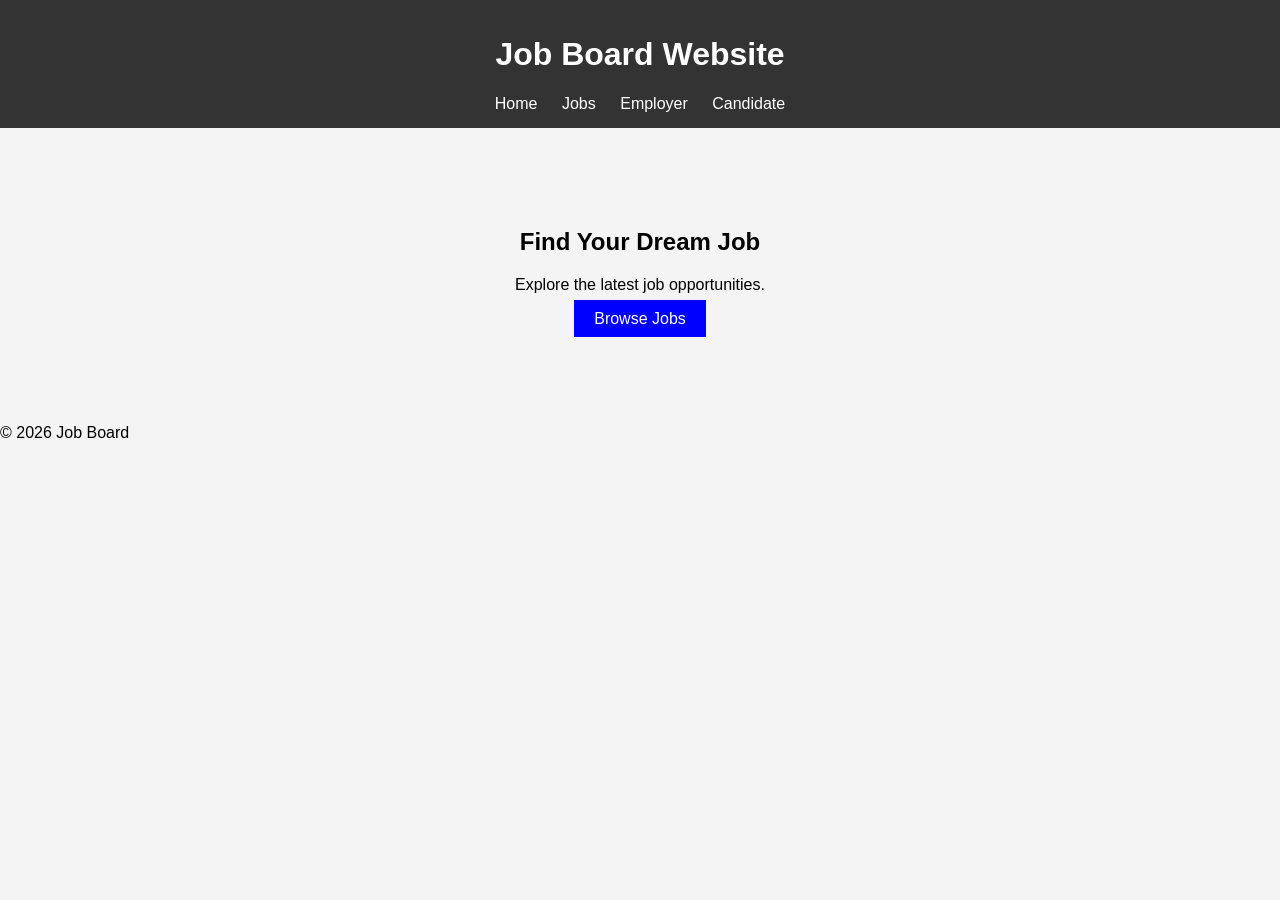
<file: TASK-1/index.html>
<!DOCTYPE html>
<html>
<head>
<title>Job Board</title>
<link rel="stylesheet" href="style.css">
</head>

<body>

<header>
<h1>Job Board Website</h1>

<nav>
<a href="index.html">Home</a>
<a href="jobs.html">Jobs</a>
<a href="employer.html">Employer</a>
<a href="candidate.html">Candidate</a>
</nav>
</header>

<section class="hero">

<h2>Find Your Dream Job</h2>
<p>Explore the latest job opportunities.</p>

<a class="btn" href="jobs.html">Browse Jobs</a>

</section>

<footer>
<p>© 2026 Job Board</p>
</footer>

</body>
</html>
</file>
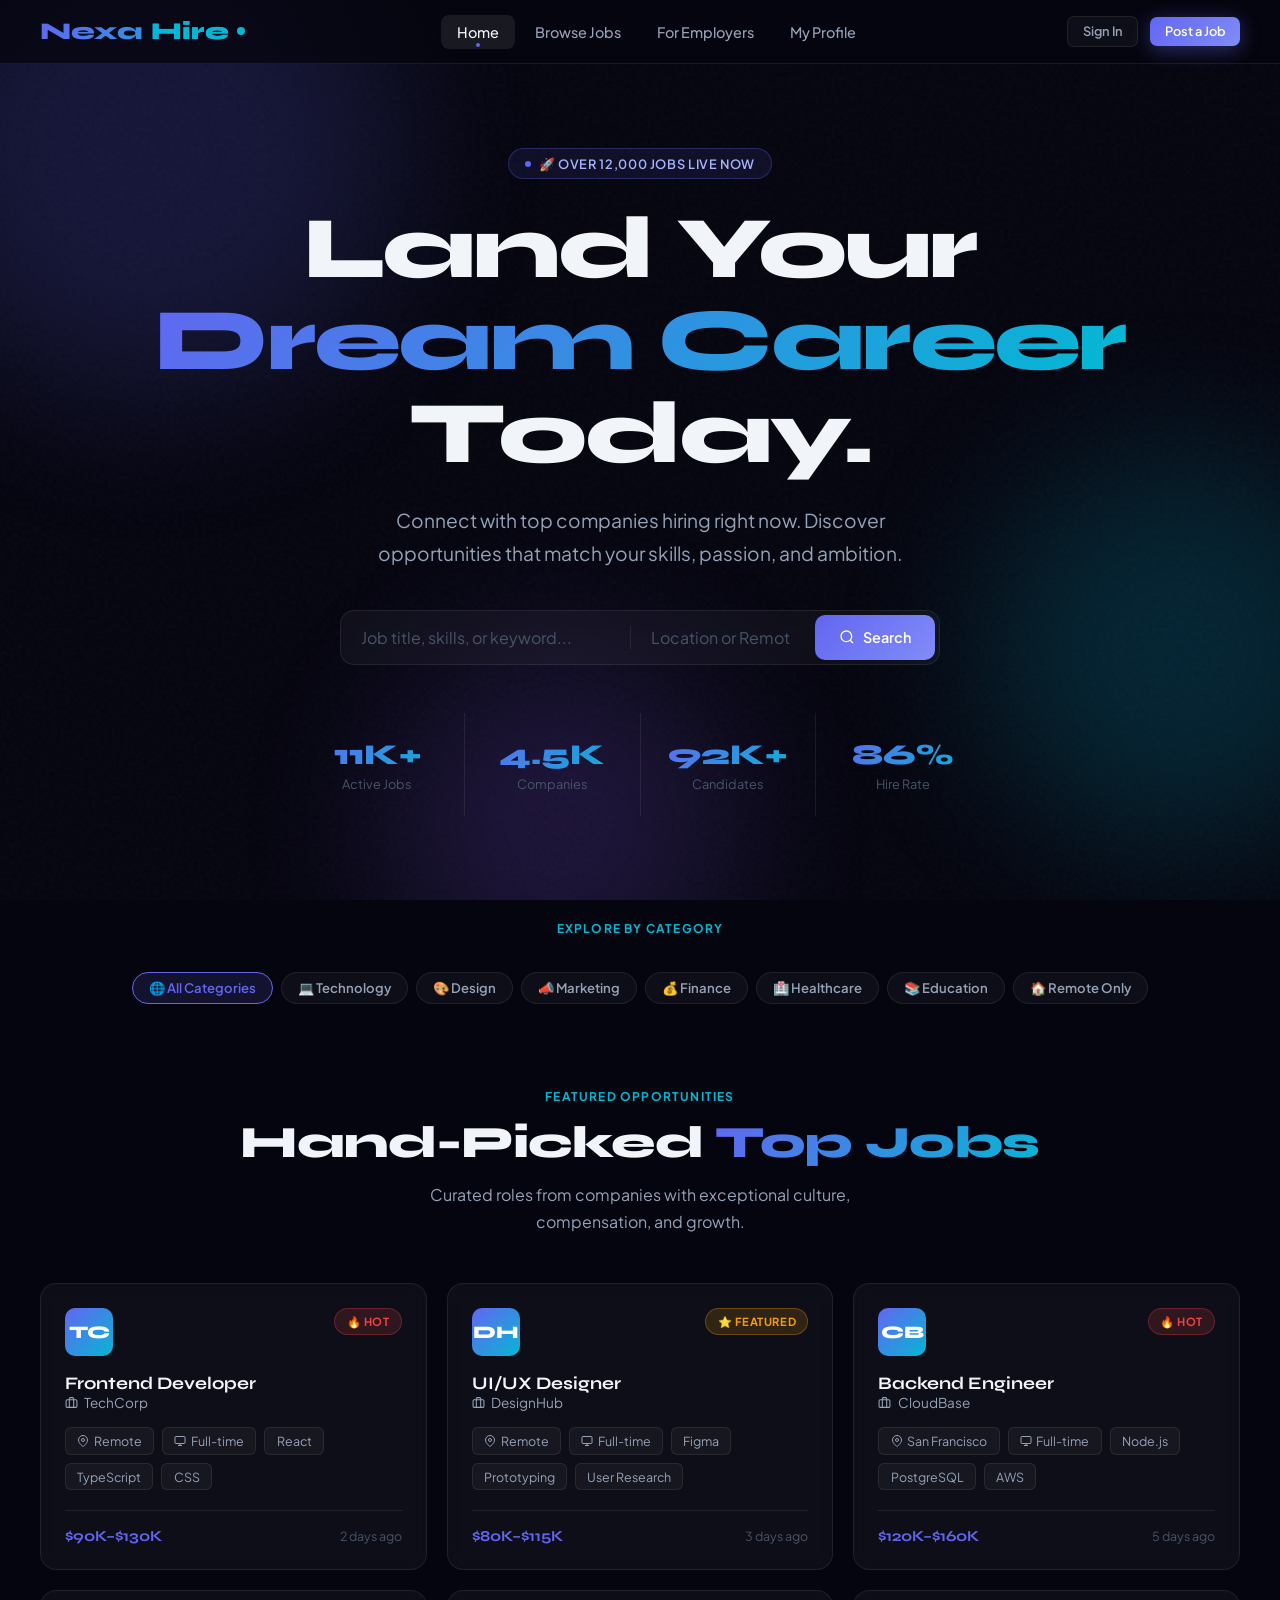
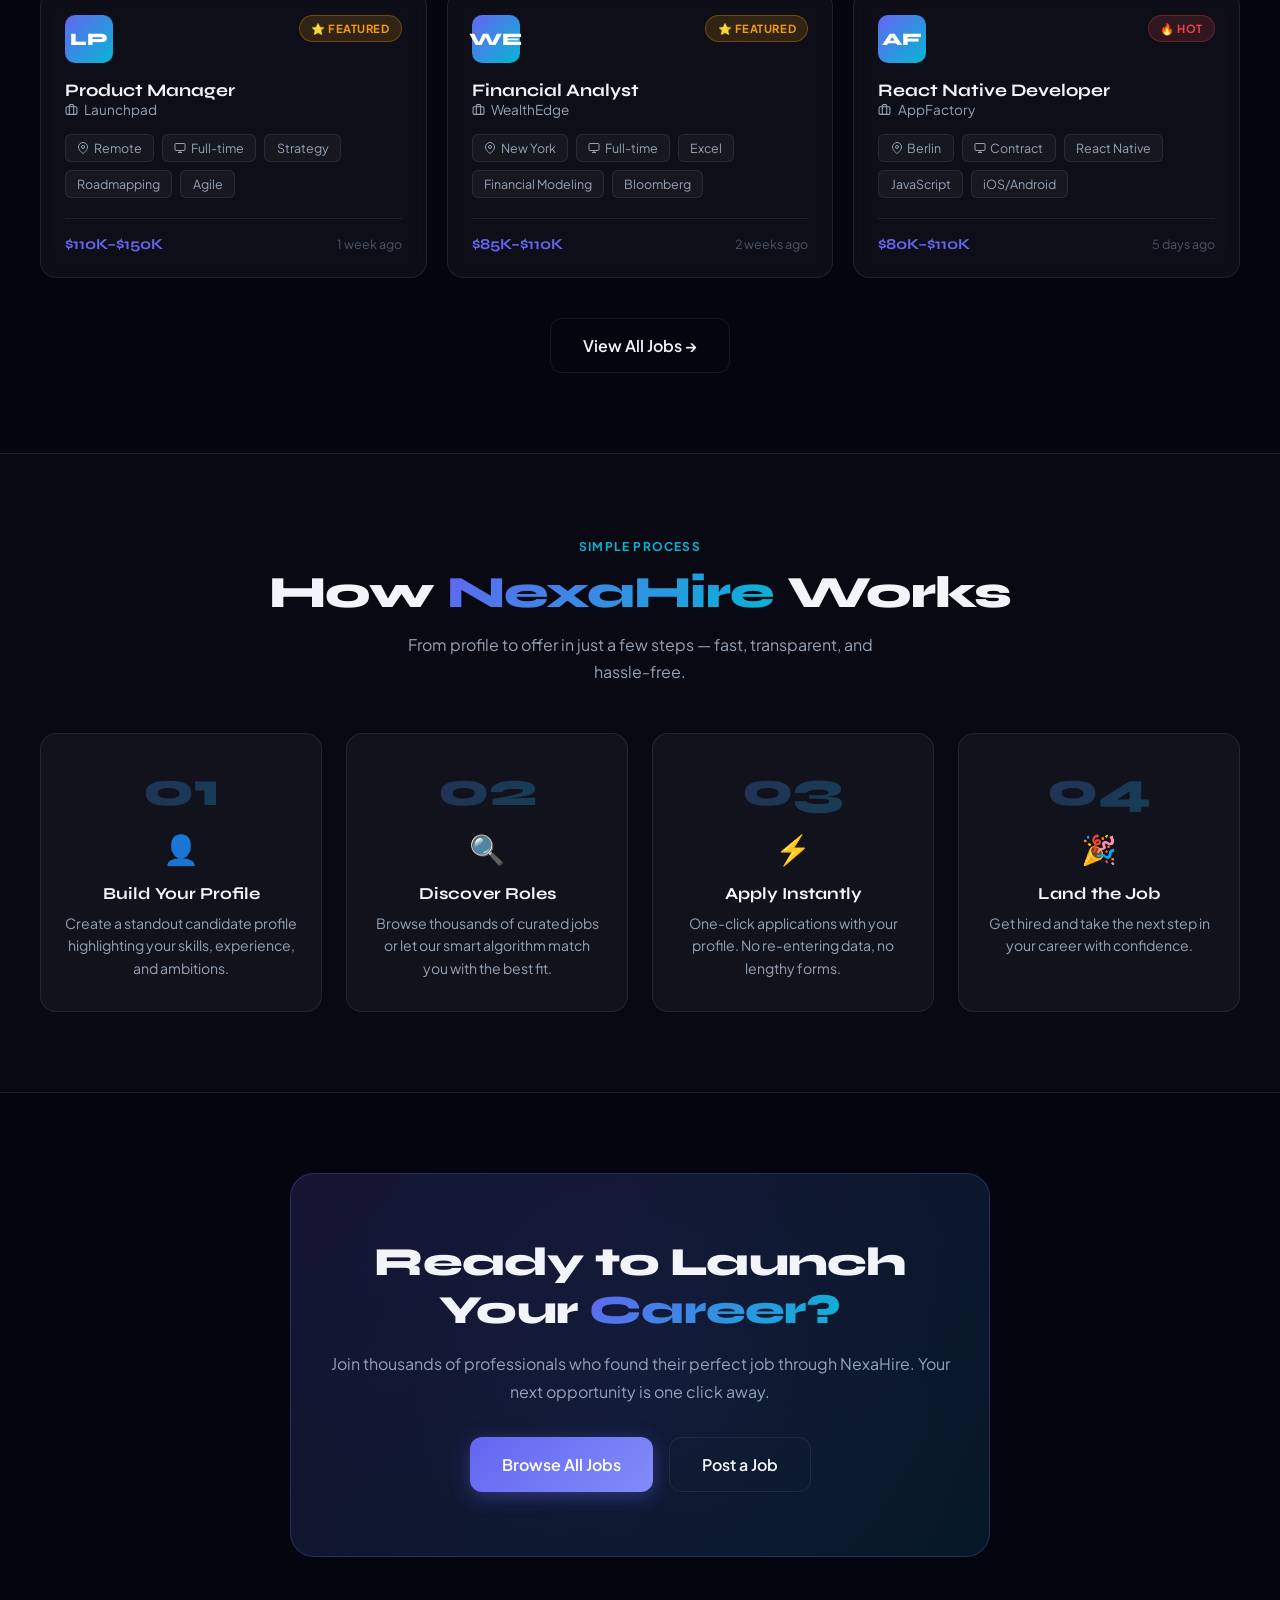
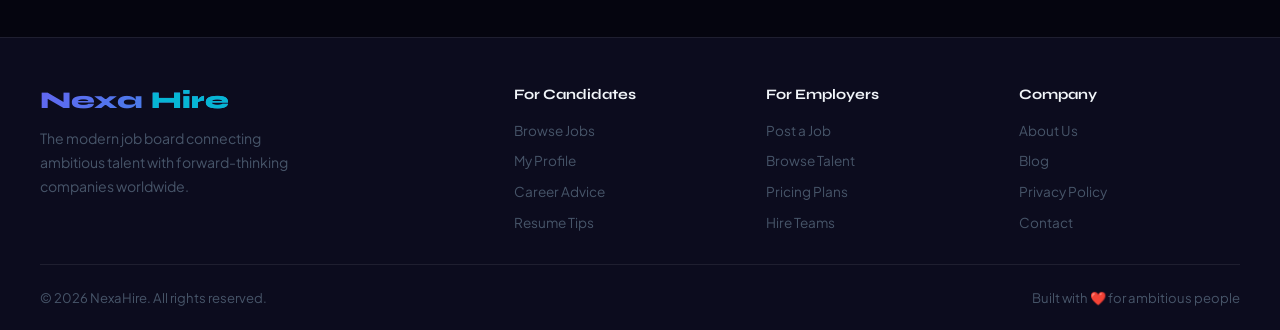
<file: Task-1/index.html>
<!DOCTYPE html>
<html lang="en">
<head>
  <meta charset="UTF-8">
  <meta name="viewport" content="width=device-width, initial-scale=1.0">
  <title>NexaHire — Find Your Dream Job</title>
  <link rel="stylesheet" href="style.css">
</head>
<body>

<!-- Background Orbs -->
<div class="bg-orbs">
  <div class="orb orb-1"></div>
  <div class="orb orb-2"></div>
  <div class="orb orb-3"></div>
</div>

<!-- Navbar -->
<nav class="navbar" id="navbar">
  <a href="index.html" class="nav-logo">Nexa<span style="color:var(--cyan);-webkit-text-fill-color:var(--cyan)">Hire</span><span class="dot"></span></a>
  <ul class="nav-links">
    <li><a href="index.html" class="active">Home</a></li>
    <li><a href="jobs.html">Browse Jobs</a></li>
    <li><a href="employer.html">For Employers</a></li>
    <li><a href="candidate.html">My Profile</a></li>
  </ul>
  <div class="nav-cta">
    <a href="candidate.html" class="btn btn-ghost btn-sm">Sign In</a>
    <a href="employer.html" class="btn btn-primary btn-sm">Post a Job</a>
  </div>
</nav>

<!-- Hero -->
<section class="hero">
  <div class="hero-badge"><span class="hero-badge-dot"></span> 🚀 Over 12,000 Jobs Live Now</div>
  <h1>Land Your<br><span class="gradient-text">Dream Career</span><br>Today.</h1>
  <p>Connect with top companies hiring right now. Discover opportunities that match your skills, passion, and ambition.</p>

  <div class="hero-search" id="heroSearch">
    <input type="text" placeholder="Job title, skills, or keyword..." id="heroQuery">
    <div class="search-divider"></div>
    <input type="text" placeholder="Location or Remote" id="heroLocation" style="max-width:180px;">
    <button onclick="heroSearch()">
      <svg width="16" height="16" fill="none" stroke="currentColor" stroke-width="2" viewBox="0 0 24 24"><circle cx="11" cy="11" r="8"/><path d="m21 21-4.35-4.35"/></svg>
      Search
    </button>
  </div>

  <div class="stats-bar animate-on-scroll">
    <div class="stat-item"><div class="stat-number">12K+</div><div class="stat-label">Active Jobs</div></div>
    <div class="stat-item"><div class="stat-number">4.8K</div><div class="stat-label">Companies</div></div>
    <div class="stat-item"><div class="stat-number">98K+</div><div class="stat-label">Candidates</div></div>
    <div class="stat-item"><div class="stat-number">92%</div><div class="stat-label">Hire Rate</div></div>
  </div>
</section>

<!-- Category Chips -->
<section class="section" style="padding-top: 1rem; padding-bottom: 3rem;">
  <div class="container">
    <div style="text-align:center; margin-bottom:1.5rem;">
      <span class="section-tag">Explore by Category</span>
    </div>
    <div class="category-chips" style="justify-content:center;">
      <span class="chip active" onclick="goToJobs('All')">🌐 All Categories</span>
      <span class="chip" onclick="goToJobs('Technology')">💻 Technology</span>
      <span class="chip" onclick="goToJobs('Design')">🎨 Design</span>
      <span class="chip" onclick="goToJobs('Marketing')">📣 Marketing</span>
      <span class="chip" onclick="goToJobs('Finance')">💰 Finance</span>
      <span class="chip" onclick="goToJobs('Healthcare')">🏥 Healthcare</span>
      <span class="chip" onclick="goToJobs('Education')">📚 Education</span>
      <span class="chip" onclick="goToJobs('Remote')">🏠 Remote Only</span>
    </div>
  </div>
</section>

<!-- Featured Jobs -->
<section class="section" style="padding-top: 0;">
  <div class="container">
    <div class="section-header animate-on-scroll">
      <span class="section-tag">Featured Opportunities</span>
      <h2 class="section-title">Hand-Picked <span class="text-gradient">Top Jobs</span></h2>
      <p class="section-subtitle">Curated roles from companies with exceptional culture, compensation, and growth.</p>
    </div>
    <div class="job-grid" id="featuredJobs"></div>
    <div style="text-align:center; margin-top:2.5rem;">
      <a href="jobs.html" class="btn btn-outline btn-lg">View All Jobs →</a>
    </div>
  </div>
</section>

<!-- How It Works -->
<section class="section" style="background: rgba(255,255,255,0.02); border-top: 1px solid var(--border); border-bottom: 1px solid var(--border);">
  <div class="container">
    <div class="section-header animate-on-scroll">
      <span class="section-tag">Simple Process</span>
      <h2 class="section-title">How <span class="text-gradient">NexaHire</span> Works</h2>
      <p class="section-subtitle">From profile to offer in just a few steps — fast, transparent, and hassle-free.</p>
    </div>
    <div class="steps-grid">
      <div class="step-card animate-on-scroll">
        <div class="step-number">01</div>
        <span class="step-icon">👤</span>
        <div class="step-title">Build Your Profile</div>
        <div class="step-desc">Create a standout candidate profile highlighting your skills, experience, and ambitions.</div>
      </div>
      <div class="step-card animate-on-scroll">
        <div class="step-number">02</div>
        <span class="step-icon">🔍</span>
        <div class="step-title">Discover Roles</div>
        <div class="step-desc">Browse thousands of curated jobs or let our smart algorithm match you with the best fit.</div>
      </div>
      <div class="step-card animate-on-scroll">
        <div class="step-number">03</div>
        <span class="step-icon">⚡</span>
        <div class="step-title">Apply Instantly</div>
        <div class="step-desc">One-click applications with your profile. No re-entering data, no lengthy forms.</div>
      </div>
      <div class="step-card animate-on-scroll">
        <div class="step-number">04</div>
        <span class="step-icon">🎉</span>
        <div class="step-title">Land the Job</div>
        <div class="step-desc">Get hired and take the next step in your career with confidence.</div>
      </div>
    </div>
  </div>
</section>

<!-- CTA -->
<section class="cta-section">
  <div class="cta-box animate-on-scroll">
    <h2>Ready to Launch Your <span class="text-gradient">Career?</span></h2>
    <p>Join thousands of professionals who found their perfect job through NexaHire. Your next opportunity is one click away.</p>
    <div class="cta-actions">
      <a href="jobs.html" class="btn btn-primary btn-lg">Browse All Jobs</a>
      <a href="employer.html" class="btn btn-outline btn-lg">Post a Job</a>
    </div>
  </div>
</section>

<!-- Footer -->
<footer class="footer">
  <div class="footer-grid">
    <div class="footer-brand">
      <a href="index.html" class="nav-logo" style="text-decoration:none;">Nexa<span style="color:var(--cyan);-webkit-text-fill-color:var(--cyan)">Hire</span></a>
      <p>The modern job board connecting ambitious talent with forward-thinking companies worldwide.</p>
    </div>
    <div class="footer-col">
      <h4>For Candidates</h4>
      <ul>
        <li><a href="jobs.html">Browse Jobs</a></li>
        <li><a href="candidate.html">My Profile</a></li>
        <li><a href="#">Career Advice</a></li>
        <li><a href="#">Resume Tips</a></li>
      </ul>
    </div>
    <div class="footer-col">
      <h4>For Employers</h4>
      <ul>
        <li><a href="employer.html">Post a Job</a></li>
        <li><a href="#">Browse Talent</a></li>
        <li><a href="#">Pricing Plans</a></li>
        <li><a href="#">Hire Teams</a></li>
      </ul>
    </div>
    <div class="footer-col">
      <h4>Company</h4>
      <ul>
        <li><a href="#">About Us</a></li>
        <li><a href="#">Blog</a></li>
        <li><a href="#">Privacy Policy</a></li>
        <li><a href="#">Contact</a></li>
      </ul>
    </div>
  </div>
  <div class="footer-bottom">
    <span>© 2026 NexaHire. All rights reserved.</span>
    <span>Built with ❤️ for ambitious people</span>
  </div>
</footer>

<script src="script.js"></script>
<script>
  renderFeaturedJobs();
  initScrollAnimations();
  initNavbarScroll();

  function heroSearch() {
    const q = document.getElementById('heroQuery').value;
    const loc = document.getElementById('heroLocation').value;
    window.location.href = `jobs.html?q=${encodeURIComponent(q)}&loc=${encodeURIComponent(loc)}`;
  }
  document.getElementById('heroQuery').addEventListener('keydown', e => { if(e.key==='Enter') heroSearch(); });

  function goToJobs(cat) {
    window.location.href = `jobs.html?cat=${encodeURIComponent(cat)}`;
  }
</script>
</body>
</html>
</file>
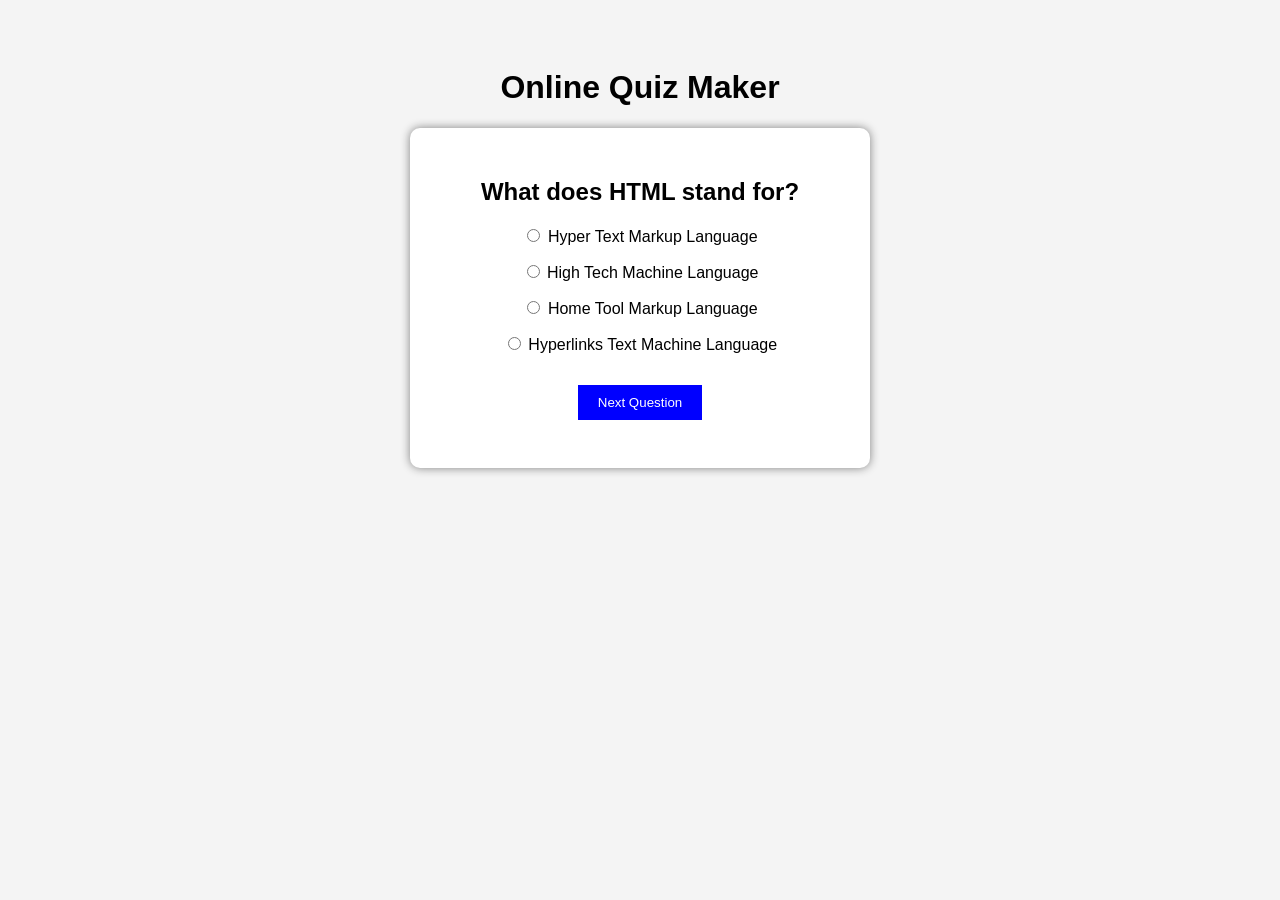
<file: TASK-2/index.html>
<!DOCTYPE html>
<html>
<head>
<title>Online Quiz Maker</title>

<style>

body{
font-family: Arial;
background:#f4f4f4;
text-align:center;
padding:40px;
}

.quiz-box{
background:white;
padding:30px;
width:400px;
margin:auto;
border-radius:10px;
box-shadow:0 0 10px gray;
}

button{
background:blue;
color:white;
padding:10px 20px;
border:none;
margin-top:15px;
cursor:pointer;
}

</style>

</head>

<body>

<h1>Online Quiz Maker</h1>

<div class="quiz-box">

<h2 id="question">Question will appear here</h2>

<div id="answers"></div>

<button onclick="nextQuestion()">Next Question</button>

<h3 id="result"></h3>

</div>

<script>

let quiz = [
{
question:"What does HTML stand for?",
answers:["Hyper Text Markup Language","High Tech Machine Language","Home Tool Markup Language","Hyperlinks Text Machine Language"],
correct:0
},

{
question:"Which language is used for styling websites?",
answers:["HTML","CSS","Python","Java"],
correct:1
},

{
question:"Which language makes websites interactive?",
answers:["CSS","HTML","JavaScript","SQL"],
correct:2
}

];

let currentQuestion = 0;
let score = 0;

function loadQuestion(){

let q = quiz[currentQuestion];

document.getElementById("question").innerText = q.question;

let answersHTML = "";

for(let i=0;i<q.answers.length;i++){

answersHTML += `<p>
<input type="radio" name="answer" value="${i}">
${q.answers[i]}
</p>`;

}

document.getElementById("answers").innerHTML = answersHTML;

}

function nextQuestion(){

let selected = document.querySelector('input[name="answer"]:checked');

if(!selected){
alert("Please select an answer");
return;
}

if(selected.value == quiz[currentQuestion].correct){
score++;
}

currentQuestion++;

if(currentQuestion < quiz.length){
loadQuestion();
}else{
document.querySelector(".quiz-box").innerHTML =
`<h2>Quiz Completed</h2>
<h3>Your Score: ${score} / ${quiz.length}</h3>`;
}

}

loadQuestion();

</script>

</body>
</html>
</file>
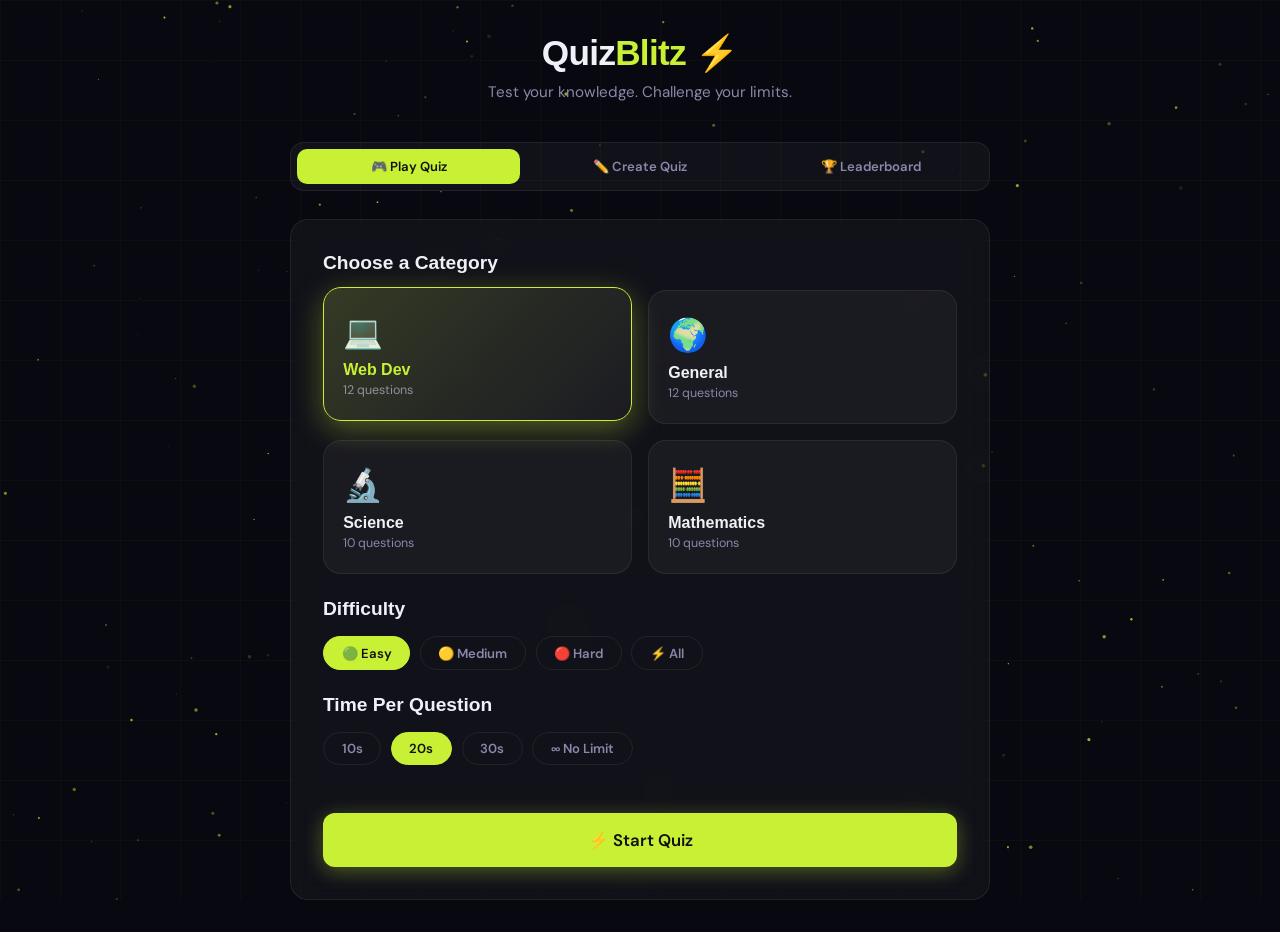
<file: Task-2/index.html>
<!DOCTYPE html>
<html lang="en">
<head>
<meta charset="UTF-8">
<meta name="viewport" content="width=device-width, initial-scale=1.0">
<title>QuizBlitz — Online Quiz Maker</title>
<link rel="preconnect" href="https://fonts.googleapis.com">
<link href="https://fonts.googleapis.com/css2?family=Clash+Display:wght@400;500;600;700&family=DM+Sans:wght@300;400;500;600;700&display=swap" rel="stylesheet">
<style>
/* ── RESET & VARIABLES ─────────────────────────────────── */
*, *::before, *::after { box-sizing: border-box; margin: 0; padding: 0; }

:root {
  --bg:        #080810;
  --bg2:       #0f0f1a;
  --bg3:       #14141f;
  --card:      rgba(255,255,255,0.04);
  --border:    rgba(255,255,255,0.07);
  --lime:      #c8f135;
  --lime-dim:  rgba(200,241,53,0.15);
  --lime-glow: rgba(200,241,53,0.35);
  --orange:    #ff7043;
  --cyan:      #00e5ff;
  --red:       #ff4757;
  --green:     #2ed573;
  --txt:       #f0f0f8;
  --txt2:      #8888aa;
  --txt3:      #44445a;
  --r:         18px;
  --r-sm:      10px;
  --ff-head:   'Clash Display', sans-serif;
  --ff-body:   'DM Sans', sans-serif;
  --ease:      cubic-bezier(.4,0,.2,1);
}

html { scroll-behavior: smooth; }
body {
  font-family: var(--ff-body);
  background: var(--bg);
  color: var(--txt);
  min-height: 100vh;
  overflow-x: hidden;
}

#stars { position: fixed; inset: 0; z-index: 0; pointer-events: none; }

body::before {
  content: '';
  position: fixed; inset: 0; z-index: 0; pointer-events: none;
  background-image:
    linear-gradient(rgba(200,241,53,.03) 1px, transparent 1px),
    linear-gradient(90deg, rgba(200,241,53,.03) 1px, transparent 1px);
  background-size: 60px 60px;
}

#app {
  position: relative; z-index: 1;
  min-height: 100vh;
  display: flex;
  flex-direction: column;
  align-items: center;
  justify-content: center;
  padding: 2rem 1rem;
}

.screen { display: none; width: 100%; max-width: 700px; animation: fadeUp .5s var(--ease) both; }
.screen.active { display: block; }
@keyframes fadeUp { from { opacity:0; transform:translateY(28px); } to { opacity:1; transform:translateY(0); } }

.logo {
  font-family: var(--ff-head);
  font-size: 2.2rem;
  font-weight: 700;
  letter-spacing: -.02em;
  text-align: center;
  margin-bottom: .5rem;
}
.logo span { color: var(--lime); }
.tagline { text-align:center; color: var(--txt2); font-size:.95rem; margin-bottom:2.5rem; }

.card {
  background: var(--card);
  border: 1px solid var(--border);
  border-radius: var(--r);
  padding: 2rem;
  backdrop-filter: blur(12px);
}

.cat-grid {
  display: grid;
  grid-template-columns: repeat(2, 1fr);
  gap: 1rem;
  margin-bottom: 1.5rem;
}
.cat-card {
  background: var(--card);
  border: 1.5px solid var(--border);
  border-radius: var(--r);
  padding: 1.4rem 1.2rem;
  cursor: pointer;
  transition: all .25s var(--ease);
  text-align: left;
  position: relative;
  overflow: hidden;
}
.cat-card::after {
  content: '';
  position: absolute; inset: 0;
  background: linear-gradient(135deg, var(--lime-dim), transparent);
  opacity: 0; transition: opacity .25s;
}
.cat-card:hover, .cat-card.selected {
  border-color: var(--lime);
  transform: translateY(-3px);
  box-shadow: 0 8px 30px var(--lime-glow);
}
.cat-card:hover::after, .cat-card.selected::after { opacity: 1; }
.cat-icon { font-size: 2rem; margin-bottom: .5rem; display:block; }
.cat-name { font-family: var(--ff-head); font-size:1rem; font-weight:600; }
.cat-count { font-size:.78rem; color: var(--txt2); margin-top:.2rem; }
.cat-card.selected .cat-name { color: var(--lime); }

.diff-row { display:flex; gap:.6rem; margin-bottom:1.5rem; flex-wrap:wrap; }
.diff-pill {
  padding: .45rem 1.1rem;
  border-radius: 100px;
  border: 1.5px solid var(--border);
  background: transparent;
  color: var(--txt2);
  font-family: var(--ff-body);
  font-size: .82rem; font-weight:600;
  cursor: pointer;
  transition: all .2s;
}
.diff-pill:hover { border-color: var(--lime); color: var(--lime); }
.diff-pill.active { background: var(--lime); color: #111; border-color: var(--lime); }

.btn {
  display: inline-flex; align-items: center; justify-content: center; gap: .5rem;
  font-family: var(--ff-body); font-weight: 600; font-size: .95rem;
  padding: .8rem 2rem; border-radius: var(--r-sm);
  border: none; cursor: pointer; transition: all .25s var(--ease);
  position: relative; overflow: hidden;
}
.btn::before { content:''; position:absolute; inset:0; background:rgba(255,255,255,.1); opacity:0; transition:opacity .2s; }
.btn:hover::before { opacity:1; }
.btn-lime  { background: var(--lime); color: #111; box-shadow: 0 4px 20px var(--lime-glow); }
.btn-lime:hover { transform: translateY(-2px); box-shadow: 0 8px 30px var(--lime-glow); }
.btn-ghost { background: var(--card); color: var(--txt); border: 1.5px solid var(--border); }
.btn-ghost:hover { border-color: var(--lime); color: var(--lime); }
.btn-block { width: 100%; }
.btn-lg    { padding: 1rem 2.2rem; font-size: 1.05rem; border-radius: 12px; }

.quiz-topbar {
  display: flex; align-items: center; justify-content: space-between;
  margin-bottom: 1.5rem;
  padding-bottom: 1.25rem;
  border-bottom: 1px solid var(--border);
}
.qb-left { display:flex; flex-direction:column; gap:.2rem; }
.qb-cat   { font-size:.75rem; font-weight:600; letter-spacing:.08em; text-transform:uppercase; color: var(--lime); }
.qb-prog  { font-size:.85rem; color: var(--txt2); }

.timer-wrap { display:flex; flex-direction:column; align-items:center; gap:.2rem; }
.timer-ring { width: 64px; height: 64px; position: relative; }
.timer-ring svg { transform: rotate(-90deg); }
.timer-track { fill:none; stroke: rgba(255,255,255,.06); stroke-width:5; }
.timer-arc   { fill:none; stroke: var(--lime); stroke-width:5; stroke-linecap:round; stroke-dasharray:163; stroke-dashoffset:0; transition:stroke-dashoffset 1s linear, stroke .5s; }
.timer-label { position:absolute; inset:0; display:flex; align-items:center; justify-content:center; font-family:var(--ff-head); font-size:1.15rem; font-weight:700; }
.timer-tag { font-size:.65rem; color:var(--txt3); text-transform:uppercase; letter-spacing:.06em; }

.prog-bar-wrap { margin-bottom:1.75rem; }
.prog-bar-track { height:5px; border-radius:100px; background:rgba(255,255,255,.07); overflow:hidden; }
.prog-bar-fill  { height:100%; border-radius:100px; background:linear-gradient(90deg, var(--lime), #e8ff70); transition:width .5s var(--ease); }

.question-num { font-size:.78rem; font-weight:600; color:var(--txt3); text-transform:uppercase; letter-spacing:.08em; margin-bottom:.75rem; }
.question-txt { font-family:var(--ff-head); font-size:clamp(1.15rem,3vw,1.55rem); font-weight:600; line-height:1.4; margin-bottom:1.75rem; }

.answers { display:flex; flex-direction:column; gap:.7rem; margin-bottom:1.5rem; }
.ans-btn {
  display:flex; align-items:center; gap:1rem;
  background:rgba(255,255,255,.03); border:1.5px solid var(--border); border-radius:var(--r-sm);
  padding:.9rem 1.1rem; cursor:pointer;
  font-family:var(--ff-body); font-size:.95rem; color:var(--txt);
  text-align:left; width:100%;
  transition:all .2s var(--ease); position:relative; overflow:hidden;
}
.ans-btn::before { content:''; position:absolute; left:0; top:0; bottom:0; width:0; background:rgba(200,241,53,.06); transition:width .3s; }
.ans-btn:hover:not(:disabled) { border-color:var(--lime); transform:translateX(4px); }
.ans-btn:hover:not(:disabled)::before { width:100%; }
.ans-letter { width:32px; height:32px; border-radius:8px; flex-shrink:0; background:rgba(255,255,255,.06); border:1px solid var(--border); display:flex; align-items:center; justify-content:center; font-family:var(--ff-head); font-size:.85rem; font-weight:700; transition:all .2s; }
.ans-btn:hover:not(:disabled) .ans-letter { background:var(--lime-dim); border-color:var(--lime); color:var(--lime); }
.ans-btn.correct  { border-color:var(--green) !important; background:rgba(46,213,115,.1) !important; }
.ans-btn.correct .ans-letter  { background:var(--green); border-color:var(--green); color:#111; }
.ans-btn.wrong    { border-color:var(--red) !important; background:rgba(255,71,87,.1) !important; }
.ans-btn.wrong .ans-letter    { background:var(--red); border-color:var(--red); color:#fff; }
.ans-btn.dimmed   { opacity:.35; }
.ans-btn:disabled { cursor:default; transform:none !important; }

.streak-badge { display:inline-flex; align-items:center; gap:.4rem; background:rgba(255,112,67,.15); border:1px solid rgba(255,112,67,.3); color:var(--orange); font-size:.78rem; font-weight:700; padding:.3rem .75rem; border-radius:100px; animation:popIn .3s var(--ease); }
@keyframes popIn { from{transform:scale(.7);opacity:0;} to{transform:scale(1);opacity:1;} }

.feedback { padding:.85rem 1.1rem; border-radius:var(--r-sm); font-size:.9rem; font-weight:600; margin-bottom:1rem; display:none; }
.feedback.correct-fb { background:rgba(46,213,115,.12); border:1px solid rgba(46,213,115,.3); color:var(--green); }
.feedback.wrong-fb   { background:rgba(255,71,87,.12); border:1px solid rgba(255,71,87,.3); color:var(--red); }

.score-chips { display:flex; gap:.75rem; flex-wrap:wrap; }
.chip { display:flex; flex-direction:column; align-items:center; background:var(--card); border:1px solid var(--border); border-radius:var(--r-sm); padding:.6rem 1rem; flex:1; min-width:70px; }
.chip-val { font-family:var(--ff-head); font-size:1.4rem; font-weight:700; }
.chip-lbl { font-size:.68rem; color:var(--txt3); text-transform:uppercase; letter-spacing:.06em; margin-top:.1rem; }

.result-medal { font-size:5rem; text-align:center; margin-bottom:.5rem; animation:bounce 1s ease infinite alternate; }
@keyframes bounce { from{transform:translateY(0);} to{transform:translateY(-12px);} }
.result-grade { font-family:var(--ff-head); font-size:clamp(2rem,6vw,3.5rem); font-weight:700; text-align:center; margin-bottom:.3rem; }
.result-sub   { text-align:center; color:var(--txt2); font-size:.95rem; margin-bottom:2rem; }
.result-big-score { font-family:var(--ff-head); font-size:clamp(3rem,10vw,6rem); font-weight:700; text-align:center; line-height:1; background:linear-gradient(135deg, var(--lime), #e8ff70); -webkit-background-clip:text; -webkit-text-fill-color:transparent; background-clip:text; margin-bottom:2rem; }

.review-list { display:flex; flex-direction:column; gap:.6rem; margin-top:1rem; }
.review-item { display:flex; align-items:flex-start; gap:.75rem; background:var(--card); border:1px solid var(--border); border-radius:var(--r-sm); padding:.9rem 1rem; font-size:.85rem; }
.review-icon { font-size:1rem; flex-shrink:0; margin-top:1px; }
.review-q { color:var(--txt2); margin-bottom:.2rem; }
.review-a { font-weight:600; }
.review-a.right { color:var(--green); }
.review-a.wrong { color:var(--red); }

.create-q-block { background:var(--card); border:1px solid var(--border); border-radius:var(--r); padding:1.25rem; margin-bottom:1rem; }
.create-q-num   { font-family:var(--ff-head); font-size:.75rem; color:var(--lime); text-transform:uppercase; letter-spacing:.07em; margin-bottom:.6rem; display:flex; justify-content:space-between; }
.input-field    { width:100%; background:rgba(255,255,255,.04); border:1.5px solid var(--border); border-radius:var(--r-sm); padding:.7rem 1rem; font-family:var(--ff-body); font-size:.9rem; color:var(--txt); outline:none; transition:border-color .2s; }
.input-field:focus { border-color:var(--lime); }
.input-field::placeholder { color:var(--txt3); }
.options-grid   { display:grid; grid-template-columns:1fr 1fr; gap:.5rem; margin-top:.6rem; }
.opt-wrap       { display:flex; align-items:center; gap:.4rem; }
.opt-radio      { accent-color:var(--lime); width:15px; height:15px; cursor:pointer; flex-shrink:0; }
.remove-q-btn   { background:rgba(255,71,87,.12); border:1px solid rgba(255,71,87,.25); color:var(--red); font-size:.75rem; padding:.25rem .6rem; border-radius:6px; cursor:pointer; transition:all .2s; }
.remove-q-btn:hover { background:rgba(255,71,87,.25); }

.lb-row { display:flex; align-items:center; gap:1rem; padding:.8rem 1rem; border-radius:var(--r-sm); background:var(--card); border:1px solid var(--border); margin-bottom:.5rem; transition:all .2s; }
.lb-row:hover { transform:translateX(4px); }
.lb-rank { font-family:var(--ff-head); font-size:1.1rem; font-weight:700; width:28px; flex-shrink:0; }
.lb-rank.gold   { color:#ffd700; }
.lb-rank.silver { color:#c0c0c0; }
.lb-rank.bronze { color:#cd7f32; }
.lb-name  { flex:1; font-weight:600; }
.lb-score { font-family:var(--ff-head); font-size:1rem; color:var(--lime); }
.lb-cat   { font-size:.75rem; color:var(--txt3); }

.tabs { display:flex; gap:.4rem; background:var(--card); border:1px solid var(--border); border-radius:12px; padding:.35rem; margin-bottom:1.5rem; }
.tab  { flex:1; padding:.5rem; border-radius:8px; font-family:var(--ff-body); font-size:.85rem; font-weight:600; cursor:pointer; border:none; background:transparent; color:var(--txt2); transition:all .2s; }
.tab.active { background:var(--lime); color:#111; }

.sec-title { font-family:var(--ff-head); font-size:1.2rem; font-weight:600; margin-bottom:1rem; }
.sec-sub   { font-size:.85rem; color:var(--txt2); margin-bottom:1.25rem; line-height:1.6; }

.particle { position:fixed; width:8px; height:8px; border-radius:2px; pointer-events:none; z-index:9999; animation:fall 1.2s ease-out forwards; }
@keyframes fall { 0%{transform:translateY(0) rotate(0deg);opacity:1;} 100%{transform:translateY(400px) rotate(720deg);opacity:0;} }

.toast { position:fixed; bottom:2rem; right:2rem; z-index:9000; background:#1a1a2e; border:1px solid var(--lime); color:var(--txt); padding:.8rem 1.25rem; border-radius:12px; font-size:.88rem; font-weight:600; box-shadow:0 4px 20px var(--lime-glow); transform:translateX(200%); transition:transform .4s var(--ease); display:flex; align-items:center; gap:.5rem; }
.toast.show { transform:translateX(0); }

.main-nav { display:flex; gap:.5rem; margin-bottom:1.75rem; background:var(--card); border:1px solid var(--border); border-radius:14px; padding:.4rem; }
.main-tab { flex:1; display:flex; align-items:center; justify-content:center; gap:.4rem; padding:.55rem; border-radius:10px; border:none; cursor:pointer; font-family:var(--ff-body); font-size:.82rem; font-weight:600; background:transparent; color:var(--txt2); transition:all .2s; }
.main-tab.active { background:var(--lime); color:#111; }
.main-tab:hover:not(.active) { color:var(--txt); }

.divider { height:1px; background:var(--border); margin:1.25rem 0; }
.row-btns { display:flex; gap:.75rem; flex-wrap:wrap; }
::-webkit-scrollbar { width:5px; }
::-webkit-scrollbar-track { background:var(--bg); }
::-webkit-scrollbar-thumb { background:rgba(200,241,53,.3); border-radius:3px; }
label { font-size:.82rem; color:var(--txt2); font-weight:500; display:block; margin-bottom:.35rem; }
select.input-field { cursor:pointer; }
select.input-field option { background:#14141f; }
</style>
</head>
<body>

<canvas id="stars"></canvas>

<div id="app">

  <!-- ═══════════ HOME ═══════════ -->
  <div class="screen active" id="screen-home">
    <div class="logo">Quiz<span>Blitz</span> ⚡</div>
    <p class="tagline">Test your knowledge. Challenge your limits.</p>

    <div class="main-nav">
      <button class="main-tab active" onclick="showTab('play')">🎮 Play Quiz</button>
      <button class="main-tab" onclick="showTab('create')">✏️ Create Quiz</button>
      <button class="main-tab" onclick="showTab('scores')">🏆 Leaderboard</button>
    </div>

    <!-- PLAY -->
    <div id="tab-play">
      <div class="card">
        <div class="sec-title">Choose a Category</div>
        <div class="cat-grid" id="catGrid"></div>
        <div class="sec-title">Difficulty</div>
        <div class="diff-row" id="diffRow">
          <button class="diff-pill active" onclick="setDiff(this,'easy')">🟢 Easy</button>
          <button class="diff-pill" onclick="setDiff(this,'medium')">🟡 Medium</button>
          <button class="diff-pill" onclick="setDiff(this,'hard')">🔴 Hard</button>
          <button class="diff-pill" onclick="setDiff(this,'all')">⚡ All</button>
        </div>
        <div class="sec-title">Time Per Question</div>
        <div class="diff-row" id="timeRow">
          <button class="diff-pill" onclick="setTime(this,10)">10s</button>
          <button class="diff-pill active" onclick="setTime(this,20)">20s</button>
          <button class="diff-pill" onclick="setTime(this,30)">30s</button>
          <button class="diff-pill" onclick="setTime(this,0)">∞ No Limit</button>
        </div>
        <button class="btn btn-lime btn-block btn-lg" style="margin-top:1.5rem;" onclick="startQuiz()">⚡ Start Quiz</button>
      </div>
    </div>

    <!-- CREATE -->
    <div id="tab-create" style="display:none;">
      <div class="card">
        <div class="sec-title">Build Your Own Quiz</div>
        <p class="sec-sub">Create custom questions and answer choices, then play your quiz immediately.</p>
        <div style="display:grid;grid-template-columns:1fr 1fr;gap:.75rem;margin-bottom:1rem;">
          <div><label>Quiz Title</label><input class="input-field" type="text" id="customTitle" placeholder="e.g. Science Trivia"></div>
          <div><label>Category</label>
            <select class="input-field" id="customCat">
              <option>Web Development</option><option>General Knowledge</option>
              <option>Science</option><option>Mathematics</option><option>Custom</option>
            </select>
          </div>
        </div>
        <div id="createQList"></div>
        <button class="btn btn-ghost" style="width:100%;margin-bottom:1rem;" onclick="addQuestion()">+ Add Question</button>
        <div class="row-btns">
          <button class="btn btn-lime" style="flex:1;" onclick="saveCustomQuiz()">💾 Save & Play</button>
          <button class="btn btn-ghost" onclick="clearCreate()">🗑️ Clear All</button>
        </div>
      </div>
    </div>

    <!-- SCORES -->
    <div id="tab-scores" style="display:none;">
      <div class="card">
        <div class="sec-title">🏆 Leaderboard</div>
        <p class="sec-sub">Your top scores from all quiz sessions.</p>
        <div id="lbList"></div>
      </div>
    </div>
  </div>

  <!-- ═══════════ QUIZ ═══════════ -->
  <div class="screen" id="screen-quiz">
    <div class="card">
      <div class="quiz-topbar">
        <div class="qb-left">
          <span class="qb-cat" id="quizCatLabel">Web Development</span>
          <span class="qb-prog" id="quizProg">Question 1 of 10</span>
        </div>
        <div style="display:flex;align-items:center;gap:1rem;">
          <div id="streakWrap" style="display:none;"></div>
          <div class="timer-wrap" id="timerWrap">
            <div class="timer-ring">
              <svg width="64" height="64" viewBox="0 0 64 64">
                <circle class="timer-track" cx="32" cy="32" r="26"/>
                <circle class="timer-arc" id="timerArc" cx="32" cy="32" r="26"/>
              </svg>
              <div class="timer-label" id="timerLabel">20</div>
            </div>
            <span class="timer-tag">secs</span>
          </div>
        </div>
      </div>

      <div class="prog-bar-wrap">
        <div class="prog-bar-track"><div class="prog-bar-fill" id="progFill" style="width:0%"></div></div>
      </div>

      <div class="score-chips" style="margin-bottom:1.5rem;">
        <div class="chip"><span class="chip-val" id="liveScore">0</span><span class="chip-lbl">Score</span></div>
        <div class="chip"><span class="chip-val" id="liveCorrect" style="color:var(--green)">0</span><span class="chip-lbl">Correct</span></div>
        <div class="chip"><span class="chip-val" id="liveWrong" style="color:var(--red)">0</span><span class="chip-lbl">Wrong</span></div>
        <div class="chip"><span class="chip-val" id="liveStreak" style="color:var(--orange)">0</span><span class="chip-lbl">Streak 🔥</span></div>
      </div>

      <div class="question-num" id="qNum">QUESTION 1</div>
      <div class="question-txt" id="questionTxt">Loading...</div>
      <div class="answers" id="answersDiv"></div>
      <div class="feedback" id="feedbackBanner"></div>
      <button class="btn btn-lime btn-block" id="nextBtn" onclick="nextQuestion()" style="display:none;">Next Question →</button>
      <div style="display:flex;justify-content:flex-end;margin-top:.75rem;">
        <button class="btn btn-ghost" style="font-size:.78rem;padding:.4rem .8rem;" onclick="quitQuiz()">✕ Quit</button>
      </div>
    </div>
  </div>

  <!-- ═══════════ RESULTS ═══════════ -->
  <div class="screen" id="screen-results">
    <div class="card">
      <div class="result-medal" id="resultMedal">🏆</div>
      <div class="result-grade" id="resultGrade">Excellent!</div>
      <div class="result-sub"   id="resultSub">You're on fire!</div>
      <div class="result-big-score" id="resultScore">8/10</div>

      <div class="score-chips" style="margin-bottom:1.75rem;">
        <div class="chip"><span class="chip-val" id="resCorrect" style="color:var(--green)">0</span><span class="chip-lbl">Correct</span></div>
        <div class="chip"><span class="chip-val" id="resWrong" style="color:var(--red)">0</span><span class="chip-lbl">Wrong</span></div>
        <div class="chip"><span class="chip-val" id="resTime">0s</span><span class="chip-lbl">Avg Time</span></div>
        <div class="chip"><span class="chip-val" id="resBest" style="color:var(--orange)">0</span><span class="chip-lbl">Best Streak</span></div>
      </div>

      <div class="divider"></div>
      <div class="tabs">
        <button class="tab active" onclick="showResultTab('review')">📋 Review Answers</button>
        <button class="tab" onclick="showResultTab('stats')">📊 Stats</button>
      </div>
      <div id="rtab-review"><div class="review-list" id="reviewList"></div></div>
      <div id="rtab-stats" style="display:none;"><div id="statsContent"></div></div>
      <div class="divider"></div>
      <div class="row-btns">
        <button class="btn btn-lime" style="flex:1;" onclick="retryQuiz()">🔄 Play Again</button>
        <button class="btn btn-ghost" style="flex:1;" onclick="goHome()">🏠 Home</button>
      </div>
    </div>
  </div>

</div>

<div class="toast" id="toast"><span id="toastMsg">✓ Saved!</span></div>

<script>
const CATEGORIES = [
  { id:'web',  name:'Web Dev',     icon:'💻' },
  { id:'gen',  name:'General',     icon:'🌍' },
  { id:'sci',  name:'Science',     icon:'🔬' },
  { id:'math', name:'Mathematics', icon:'🧮' },
];

const QUESTIONS = {
  web: [
    { q:'What does HTML stand for?', opts:['HyperText Markup Language','High Tech Machine Language','Home Tool Markup Language','Hyperlinks and Text Markup Language'], ans:0, diff:'easy' },
    { q:'Which CSS property controls text size?', opts:['font-weight','text-size','font-size','text-scale'], ans:2, diff:'easy' },
    { q:'Which language makes web pages interactive?', opts:['CSS','Python','JavaScript','Ruby'], ans:2, diff:'easy' },
    { q:'What does CSS stand for?', opts:['Computer Style Sheets','Creative Style System','Cascading Style Sheets','Colorful Style Syntax'], ans:2, diff:'easy' },
    { q:'Which HTML tag creates a hyperlink?', opts:['<link>','<a>','<href>','<url>'], ans:1, diff:'easy' },
    { q:'What is the correct syntax for a JavaScript function?', opts:['function myFunc()','def myFunc():','void myFunc()','func myFunc()'], ans:0, diff:'medium' },
    { q:'Which method removes the last element from a JS array?', opts:['shift()','pop()','splice()','remove()'], ans:1, diff:'medium' },
    { q:'What does DOM stand for?', opts:['Document Object Model','Data Object Map','Dynamic Object Manager','Document Oriented Model'], ans:0, diff:'medium' },
    { q:'Which CSS value makes an element invisible but still takes space?', opts:['display:none','opacity:0','visibility:hidden','hidden:true'], ans:2, diff:'medium' },
    { q:'What is the output of typeof null in JavaScript?', opts:['"null"','"undefined"','"object"','"boolean"'], ans:2, diff:'hard' },
    { q:'What does "use strict" do in JavaScript?', opts:['Speeds up execution','Enables strict mode for better error handling','Locks all variables','Disables async code'], ans:1, diff:'hard' },
    { q:'Which HTTP method is idempotent but NOT safe?', opts:['GET','POST','PUT','DELETE'], ans:2, diff:'hard' },
  ],
  gen: [
    { q:'Which planet is known as the Red Planet?', opts:['Venus','Mars','Jupiter','Saturn'], ans:1, diff:'easy' },
    { q:'How many continents are on Earth?', opts:['5','6','7','8'], ans:2, diff:'easy' },
    { q:'What is the capital of France?', opts:['Berlin','Madrid','Rome','Paris'], ans:3, diff:'easy' },
    { q:'Which ocean is the largest?', opts:['Atlantic','Indian','Arctic','Pacific'], ans:3, diff:'easy' },
    { q:'How many sides does a hexagon have?', opts:['5','6','7','8'], ans:1, diff:'easy' },
    { q:'Who wrote "Romeo and Juliet"?', opts:['Charles Dickens','William Shakespeare','Mark Twain','Jane Austen'], ans:1, diff:'medium' },
    { q:'What is the chemical symbol for gold?', opts:['Go','Gd','Au','Ag'], ans:2, diff:'medium' },
    { q:'Which country has the most natural lakes?', opts:['Russia','Brazil','USA','Canada'], ans:3, diff:'medium' },
    { q:'What is the smallest country in the world?', opts:['Monaco','San Marino','Vatican City','Nauru'], ans:2, diff:'medium' },
    { q:'In which year did World War II end?', opts:['1943','1944','1945','1946'], ans:2, diff:'hard' },
    { q:'What is the longest river in the world?', opts:['Amazon','Yangtze','Mississippi','Nile'], ans:3, diff:'hard' },
    { q:'Who painted the Mona Lisa?', opts:['Michelangelo','Raphael','Leonardo da Vinci','Donatello'], ans:2, diff:'easy' },
  ],
  sci: [
    { q:'What is the chemical formula for water?', opts:['HO','H2O','H3O','OH2'], ans:1, diff:'easy' },
    { q:'What is the powerhouse of the cell?', opts:['Nucleus','Ribosome','Mitochondria','Golgi body'], ans:2, diff:'easy' },
    { q:'How many bones are in the adult human body?', opts:['196','206','216','226'], ans:1, diff:'medium' },
    { q:'What force keeps planets in orbit?', opts:['Magnetism','Friction','Gravity','Nuclear force'], ans:2, diff:'easy' },
    { q:'What is the speed of light (approx)?', opts:['300,000 km/s','150,000 km/s','450,000 km/s','100,000 km/s'], ans:0, diff:'medium' },
    { q:'What element has atomic number 1?', opts:['Helium','Carbon','Hydrogen','Oxygen'], ans:2, diff:'easy' },
    { q:'Most abundant gas in Earth\'s atmosphere?', opts:['Oxygen','Carbon Dioxide','Argon','Nitrogen'], ans:3, diff:'medium' },
    { q:'Rock formed from cooled lava is called?', opts:['Sedimentary','Metamorphic','Igneous','Fossil'], ans:2, diff:'medium' },
    { q:'Newton\'s First Law is also known as?', opts:['Law of Action','Law of Inertia','Law of Gravity','Law of Motion'], ans:1, diff:'hard' },
    { q:'What particle has no electric charge?', opts:['Proton','Electron','Neutron','Photon'], ans:2, diff:'medium' },
  ],
  math: [
    { q:'What is 12 × 12?', opts:['132','144','124','154'], ans:1, diff:'easy' },
    { q:'Value of π to 2 decimal places?', opts:['3.12','3.16','3.14','3.18'], ans:2, diff:'easy' },
    { q:'Square root of 144?', opts:['11','12','13','14'], ans:1, diff:'easy' },
    { q:'How many degrees in a right angle?', opts:['45°','60°','90°','180°'], ans:2, diff:'easy' },
    { q:'What is 25% of 200?', opts:['25','50','75','100'], ans:1, diff:'easy' },
    { q:'What is 2⁸?', opts:['128','256','512','64'], ans:1, diff:'medium' },
    { q:'Sum of angles in a triangle?', opts:['90°','180°','270°','360°'], ans:1, diff:'easy' },
    { q:'Next prime number after 7?', opts:['8','9','10','11'], ans:3, diff:'medium' },
    { q:'If x² = 81, what is x?', opts:['7','8','9','10'], ans:2, diff:'medium' },
    { q:'What is log₁₀(1000)?', opts:['2','3','4','10'], ans:1, diff:'hard' },
  ],
};

let selectedCat='web', selectedDiff='all', selectedTime=20;
let quizQuestions=[], curIdx=0, score=0, correctCount=0, wrongCount=0;
let streak=0, bestStreak=0, answered=false;
let timerInterval=null, timeLeft=20, timeTaken=[];
let customQuestions=[], isCustom=false;
let createBlocks=[], qBlocks=0;
let leaderboard = JSON.parse(localStorage.getItem('qb_lb')||'[]');

function init() { renderCatGrid(); addQuestion(); renderLeaderboard(); starField(); }

function renderCatGrid() {
  document.getElementById('catGrid').innerHTML = CATEGORIES.map(c=>`
    <div class="cat-card ${c.id===selectedCat?'selected':''}" onclick="selectCat('${c.id}',this)">
      <span class="cat-icon">${c.icon}</span>
      <div class="cat-name">${c.name}</div>
      <div class="cat-count">${QUESTIONS[c.id].length} questions</div>
    </div>`).join('');
}

function selectCat(id,el) {
  selectedCat=id;
  document.querySelectorAll('.cat-card').forEach(c=>c.classList.remove('selected'));
  el.classList.add('selected');
}

function setDiff(el,val) {
  selectedDiff=val;
  document.querySelectorAll('#diffRow .diff-pill').forEach(p=>p.classList.remove('active'));
  el.classList.add('active');
}

function setTime(el,val) {
  selectedTime=val;
  document.querySelectorAll('#timeRow .diff-pill').forEach(p=>p.classList.remove('active'));
  el.classList.add('active');
}

function showTab(tab) {
  ['play','create','scores'].forEach(t=>{
    document.getElementById('tab-'+t).style.display=t===tab?'block':'none';
  });
  document.querySelectorAll('.main-tab').forEach((btn,i)=>{
    btn.classList.toggle('active',['play','create','scores'][i]===tab);
  });
  if(tab==='scores') renderLeaderboard();
}

function startQuiz() {
  let pool = isCustom ? customQuestions : QUESTIONS[selectedCat];
  if(selectedDiff!=='all'&&!isCustom) pool=pool.filter(q=>q.diff===selectedDiff);
  if(!pool||pool.length===0){showToast('⚠️ No questions for this selection!');return;}
  quizQuestions=shuffle([...pool]).slice(0,Math.min(10,pool.length));
  curIdx=0;score=0;correctCount=0;wrongCount=0;streak=0;bestStreak=0;timeTaken=[];answered=false;
  showScreen('quiz'); loadQuestion();
}

function loadQuestion() {
  const q=quizQuestions[curIdx], total=quizQuestions.length;
  document.getElementById('quizCatLabel').textContent=isCustom?'Custom Quiz':CATEGORIES.find(c=>c.id===selectedCat)?.name||'Quiz';
  document.getElementById('quizProg').textContent=`Question ${curIdx+1} of ${total}`;
  document.getElementById('qNum').textContent=`QUESTION ${curIdx+1}`;
  document.getElementById('questionTxt').textContent=q.q;
  document.getElementById('progFill').style.width=(curIdx/total*100)+'%';
  document.getElementById('nextBtn').style.display='none';
  document.getElementById('feedbackBanner').style.display='none';
  answered=false;
  document.getElementById('liveScore').textContent=score;
  document.getElementById('liveCorrect').textContent=correctCount;
  document.getElementById('liveWrong').textContent=wrongCount;
  document.getElementById('liveStreak').textContent=streak;
  const L=['A','B','C','D'];
  document.getElementById('answersDiv').innerHTML=q.opts.map((o,i)=>`
    <button class="ans-btn" onclick="selectAnswer(${i},this)" id="ans-${i}">
      <span class="ans-letter">${L[i]}</span><span>${o}</span>
    </button>`).join('');
  startTimer();
}

function startTimer() {
  clearInterval(timerInterval);
  if(selectedTime===0){document.getElementById('timerWrap').style.display='none';return;}
  document.getElementById('timerWrap').style.display='flex';
  timeLeft=selectedTime;
  updateTimerUI(timeLeft);
  timerInterval=setInterval(()=>{
    timeLeft--;updateTimerUI(timeLeft);
    if(timeLeft<=0){clearInterval(timerInterval);if(!answered)timeOut();}
  },1000);
}

function updateTimerUI(t) {
  const offset=163*(1-t/selectedTime);
  const arc=document.getElementById('timerArc');
  arc.style.strokeDashoffset=offset;
  document.getElementById('timerLabel').textContent=t;
  arc.style.stroke=t<=5?'var(--red)':t<=10?'var(--orange)':'var(--lime)';
}

function timeOut() {
  answered=true;
  const q=quizQuestions[curIdx];
  document.querySelectorAll('.ans-btn').forEach((b,i)=>{
    b.disabled=true;
    if(i===q.ans)b.classList.add('correct'); else b.classList.add('dimmed');
  });
  streak=0;wrongCount++;
  document.getElementById('liveWrong').textContent=wrongCount;
  document.getElementById('liveStreak').textContent=streak;
  showFeedback(false,"⏰ Time's up! The correct answer is highlighted.");
  document.getElementById('nextBtn').style.display='block';
  timeTaken.push(selectedTime);
}

function selectAnswer(idx,btn) {
  if(answered)return;
  answered=true;clearInterval(timerInterval);
  const elapsed=selectedTime-timeLeft;
  timeTaken.push(selectedTime>0?elapsed:5);
  const q=quizQuestions[curIdx], correct=idx===q.ans;
  document.querySelectorAll('.ans-btn').forEach((b,i)=>{
    b.disabled=true;
    if(i===q.ans)b.classList.add('correct');
    else if(i===idx&&!correct)b.classList.add('wrong');
    else b.classList.add('dimmed');
  });
  if(correct){
    score+=10+Math.max(0,(selectedTime-(selectedTime>0?elapsed:0)));
    correctCount++;streak++;bestStreak=Math.max(bestStreak,streak);
    showFeedback(true,'✅ Correct! '+getMotiv(streak));
    if(streak>=3)spawnConfetti();
  } else {
    streak=0;wrongCount++;
    showFeedback(false,`❌ Wrong! Correct: "${q.opts[q.ans]}"`);
  }
  document.getElementById('liveScore').textContent=score;
  document.getElementById('liveCorrect').textContent=correctCount;
  document.getElementById('liveWrong').textContent=wrongCount;
  document.getElementById('liveStreak').textContent=streak;
  if(streak>=3){
    const sw=document.getElementById('streakWrap');
    sw.style.display='block';
    sw.innerHTML=`<div class="streak-badge">🔥 ${streak} Streak!</div>`;
  } else { document.getElementById('streakWrap').style.display='none'; }
  document.getElementById('nextBtn').style.display='block';
}

function getMotiv(s){
  if(s>=5)return'🔥 UNSTOPPABLE!';if(s>=4)return'⚡ On a roll!';
  if(s>=3)return'🎯 Hat trick!';if(s>=2)return'💪 Keep going!';return'👍 Nice!';
}

function showFeedback(ok,msg){
  const el=document.getElementById('feedbackBanner');
  el.textContent=msg;el.className='feedback '+(ok?'correct-fb':'wrong-fb');el.style.display='block';
}

function nextQuestion(){
  curIdx++;
  if(curIdx<quizQuestions.length)loadQuestion(); else showResults();
}

function showResults(){
  clearInterval(timerInterval);
  const total=quizQuestions.length, pct=Math.round(correctCount/total*100);
  const avgTime=timeTaken.length?Math.round(timeTaken.reduce((a,b)=>a+b,0)/timeTaken.length):0;
  let medal,grade,sub;
  if(pct===100){medal='🏆';grade='Perfect Score!';sub='Absolutely flawless. Legend!';}
  else if(pct>=90){medal='🥇';grade='Outstanding!';sub="You're basically a genius.";}
  else if(pct>=75){medal='🥈';grade='Great Job!';sub='You really know your stuff.';}
  else if(pct>=60){medal='🥉';grade='Good Effort!';sub='Solid performance, keep it up.';}
  else if(pct>=40){medal='📚';grade='Keep Studying!';sub='A bit more practice will do it.';}
  else{medal='💡';grade='Keep Trying!';sub='Every expert was once a beginner.';}
  document.getElementById('resultMedal').textContent=medal;
  document.getElementById('resultGrade').textContent=grade;
  document.getElementById('resultSub').textContent=sub;
  document.getElementById('resultScore').textContent=`${correctCount}/${total}`;
  document.getElementById('resCorrect').textContent=correctCount;
  document.getElementById('resWrong').textContent=wrongCount;
  document.getElementById('resTime').textContent=avgTime+'s';
  document.getElementById('resBest').textContent=bestStreak;
  document.getElementById('reviewList').innerHTML=quizQuestions.map((q,i)=>`
    <div class="review-item">
      <span class="review-icon">${i<correctCount?'✅':'❌'}</span>
      <div><div class="review-q">Q${i+1}: ${q.q}</div>
      <div class="review-a ${i<correctCount?'right':'wrong'}">${q.opts[q.ans]}</div></div>
    </div>`).join('');
  document.getElementById('statsContent').innerHTML=`
    <div style="display:flex;flex-direction:column;gap:.7rem;margin-top:.5rem;">
      ${[['Total Questions',total],['Accuracy',pct+'%'],['Total Score',score+' pts'],['Best Streak','🔥 '+bestStreak],['Avg Time/Question',avgTime+'s']]
        .map(([l,v])=>`<div style="display:flex;justify-content:space-between;padding:.6rem 0;border-bottom:1px solid var(--border);font-size:.9rem;"><span style="color:var(--txt2)">${l}</span><strong>${v}</strong></div>`).join('')}
    </div>`;
  const catName=isCustom?'Custom':CATEGORIES.find(c=>c.id===selectedCat)?.name||'';
  leaderboard.push({score,pct,correct:correctCount,total,cat:catName,date:new Date().toLocaleDateString()});
  leaderboard.sort((a,b)=>b.score-a.score);
  leaderboard=leaderboard.slice(0,10);
  localStorage.setItem('qb_lb',JSON.stringify(leaderboard));
  if(pct>=75)spawnConfetti(30);
  showScreen('results');
}

function showResultTab(tab){
  document.getElementById('rtab-review').style.display=tab==='review'?'block':'none';
  document.getElementById('rtab-stats').style.display=tab==='stats'?'block':'none';
  document.querySelectorAll('.tabs .tab').forEach((t,i)=>t.classList.toggle('active',['review','stats'][i]===tab));
}

function retryQuiz(){isCustom?startCustom():startQuiz();}
function quitQuiz(){clearInterval(timerInterval);goHome();}
function goHome(){isCustom=false;showScreen('home');}

function addQuestion(){
  qBlocks++;const id=qBlocks;createBlocks.push(id);
  const div=document.createElement('div');
  div.className='create-q-block';div.id='qblock-'+id;
  div.innerHTML=`
    <div class="create-q-num"><span>Question ${createBlocks.length}</span>
    <button class="remove-q-btn" onclick="removeQuestion(${id})">✕ Remove</button></div>
    <input class="input-field" type="text" placeholder="Type your question here..." id="qq-${id}" style="margin-bottom:.6rem;">
    <div class="options-grid">${[0,1,2,3].map(i=>`
      <div class="opt-wrap">
        <input type="radio" name="correct-${id}" value="${i}" class="opt-radio">
        <input class="input-field" type="text" placeholder="Option ${String.fromCharCode(65+i)}" id="qo-${id}-${i}" style="font-size:.82rem;padding:.5rem .7rem;">
      </div>`).join('')}</div>
    <div style="font-size:.75rem;color:var(--txt3);margin-top:.5rem;">◉ Click radio to mark correct answer</div>`;
  document.getElementById('createQList').appendChild(div);
}

function removeQuestion(id){
  document.getElementById('qblock-'+id)?.remove();
  createBlocks=createBlocks.filter(b=>b!==id);
}

function saveCustomQuiz(){
  const blocks=document.querySelectorAll('.create-q-block');
  customQuestions=[];let valid=true;
  blocks.forEach(block=>{
    const id=block.id.replace('qblock-','');
    const q=document.getElementById('qq-'+id)?.value.trim();
    const opts=[0,1,2,3].map(i=>document.getElementById('qo-'+id+'-'+i)?.value.trim());
    const checked=block.querySelector(`input[name="correct-${id}"]:checked`);
    if(!q||opts.some(o=>!o)||!checked){valid=false;return;}
    customQuestions.push({q,opts,ans:parseInt(checked.value),diff:'medium'});
  });
  if(!valid||customQuestions.length===0){showToast('⚠️ Fill all fields and mark correct answers!');return;}
  isCustom=true;showToast('✅ Quiz saved! Starting...');
  setTimeout(()=>startCustom(),1000);
}

function startCustom(){
  quizQuestions=shuffle([...customQuestions]);
  curIdx=0;score=0;correctCount=0;wrongCount=0;streak=0;bestStreak=0;timeTaken=[];answered=false;
  showScreen('quiz');loadQuestion();
}

function clearCreate(){
  document.getElementById('createQList').innerHTML='';
  createBlocks=[];qBlocks=0;addQuestion();
}

function renderLeaderboard(){
  const el=document.getElementById('lbList');if(!el)return;
  if(leaderboard.length===0){el.innerHTML=`<div style="text-align:center;color:var(--txt3);padding:2rem;font-size:.9rem;">No scores yet. Play a quiz first! 🎮</div>`;return;}
  const medals=['🥇','🥈','🥉'];const rankCls=['gold','silver','bronze'];
  el.innerHTML=leaderboard.map((e,i)=>`
    <div class="lb-row">
      <div class="lb-rank ${rankCls[i]||''}">${medals[i]||'#'+(i+1)}</div>
      <div><div class="lb-name">${e.cat} Quiz</div>
      <div class="lb-cat">${e.correct}/${e.total} correct • ${e.pct}% • ${e.date}</div></div>
      <div class="lb-score">${e.score} pts</div>
    </div>`).join('');
}

function showScreen(name){
  document.querySelectorAll('.screen').forEach(s=>s.classList.remove('active'));
  const el=document.getElementById('screen-'+name);
  if(el){el.classList.add('active');el.style.animation='none';requestAnimationFrame(()=>el.style.animation='');}
}

function shuffle(arr){
  for(let i=arr.length-1;i>0;i--){const j=Math.floor(Math.random()*(i+1));[arr[i],arr[j]]=[arr[j],arr[i]];}
  return arr;
}

function showToast(msg){
  const t=document.getElementById('toast');
  document.getElementById('toastMsg').textContent=msg;
  t.classList.add('show');setTimeout(()=>t.classList.remove('show'),3000);
}

function spawnConfetti(count=20){
  const cols=['#c8f135','#ff7043','#00e5ff','#ff4757','#2ed573','#ffd700'];
  for(let i=0;i<count;i++){
    setTimeout(()=>{
      const p=document.createElement('div');p.className='particle';
      p.style.left=Math.random()*100+'vw';p.style.top='-10px';
      p.style.background=cols[Math.floor(Math.random()*cols.length)];
      p.style.animationDuration=(.8+Math.random()*.8)+'s';
      document.body.appendChild(p);setTimeout(()=>p.remove(),1500);
    },i*60);
  }
}

function starField(){
  const canvas=document.getElementById('stars');
  const ctx=canvas.getContext('2d');let stars=[];
  function resize(){
    canvas.width=window.innerWidth;canvas.height=window.innerHeight;
    stars=Array.from({length:150},()=>({x:Math.random()*canvas.width,y:Math.random()*canvas.height,r:Math.random()*1.5+.3,o:Math.random()*.7+.1,s:Math.random()*.3+.05}));
  }
  function draw(){
    ctx.clearRect(0,0,canvas.width,canvas.height);
    stars.forEach(s=>{
      s.o+=Math.sin(Date.now()*s.s*.001)*.008;s.o=Math.max(.05,Math.min(.8,s.o));
      ctx.beginPath();ctx.arc(s.x,s.y,s.r,0,Math.PI*2);
      ctx.fillStyle=`rgba(200,241,53,${s.o})`;ctx.fill();
    });
    requestAnimationFrame(draw);
  }
  window.addEventListener('resize',resize);resize();draw();
}

init();
</script>
</body>
</html>
</file>
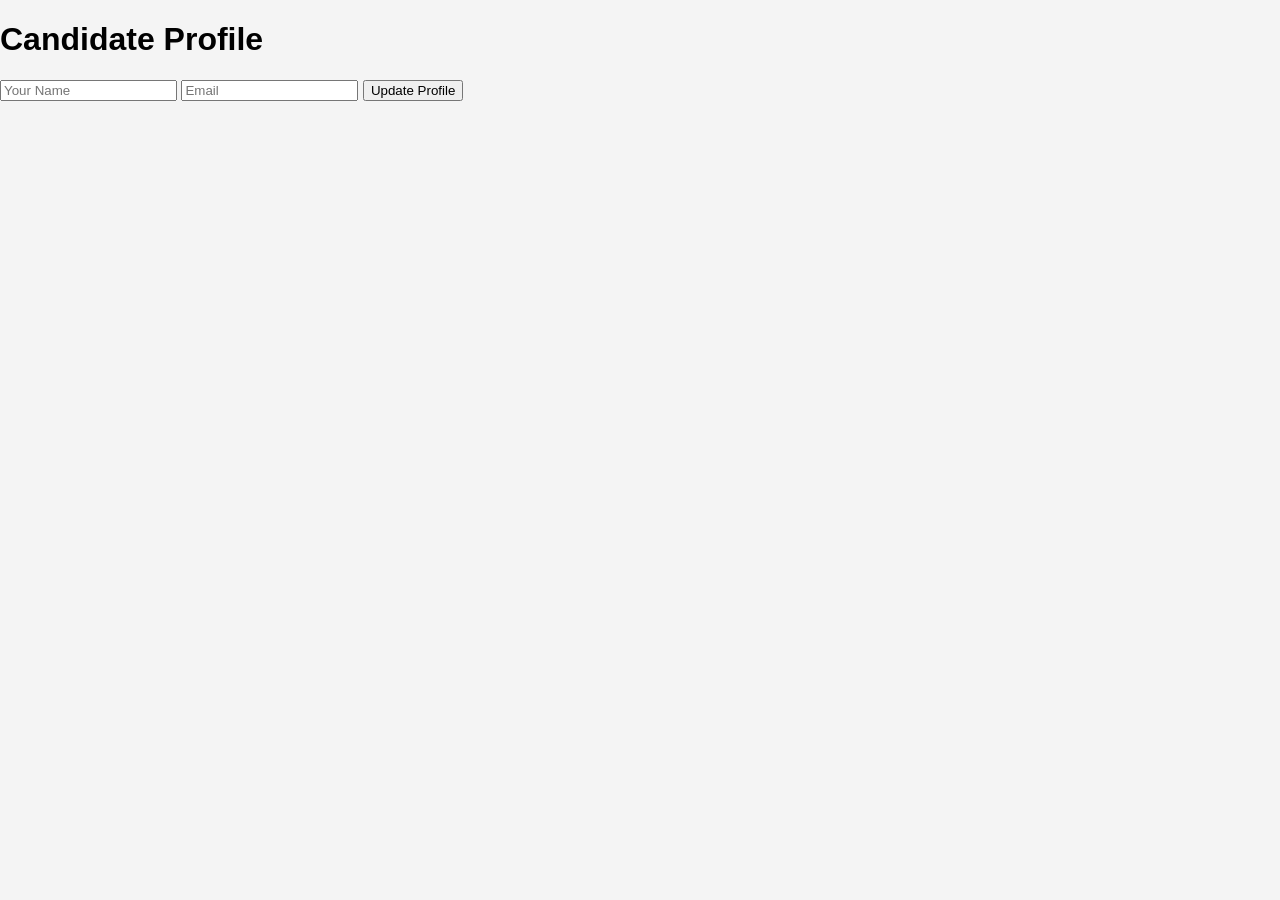
<file: TASK-1/candidate.html>
<!DOCTYPE html>
<html>
<head>
<title>Candidate Dashboard</title>
<link rel="stylesheet" href="style.css">
</head>

<body>

<h1>Candidate Profile</h1>

<input type="text" placeholder="Your Name">
<input type="email" placeholder="Email">

<button>Update Profile</button>

</body>
</html>
</file>
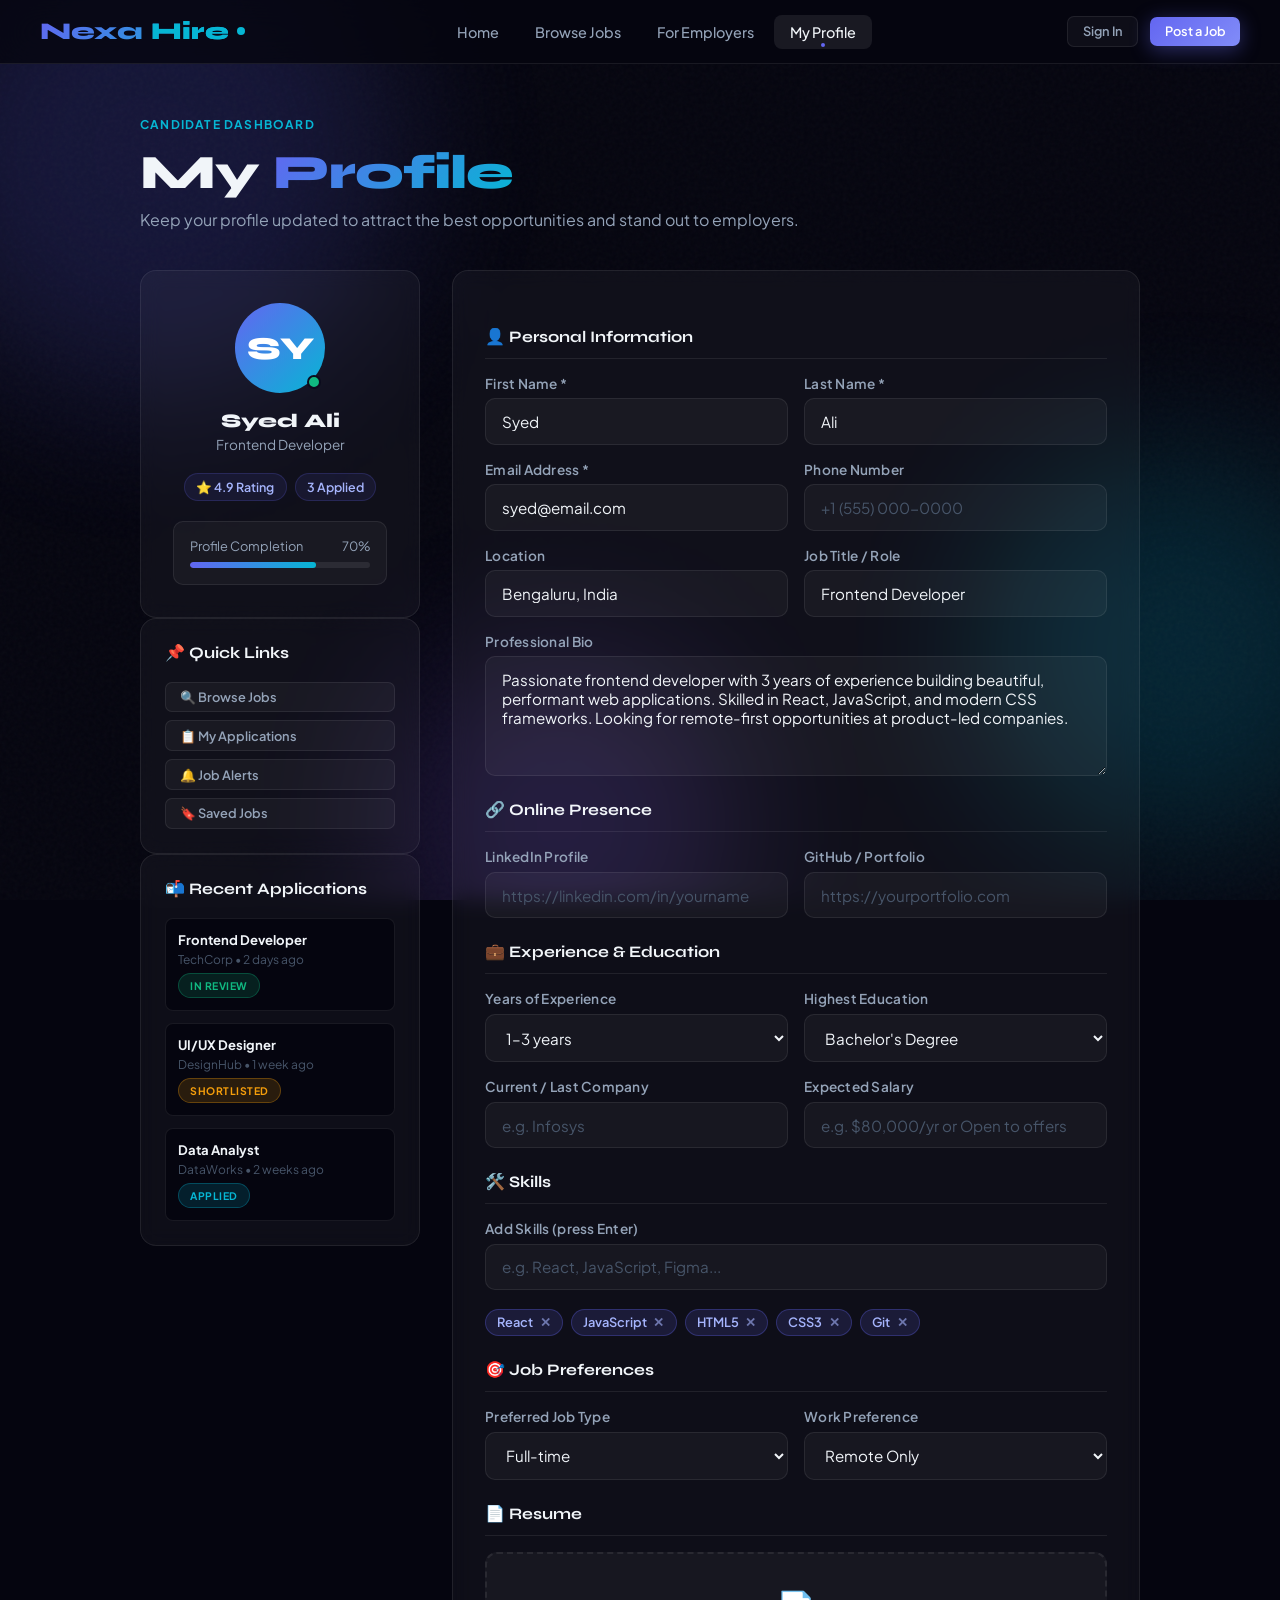
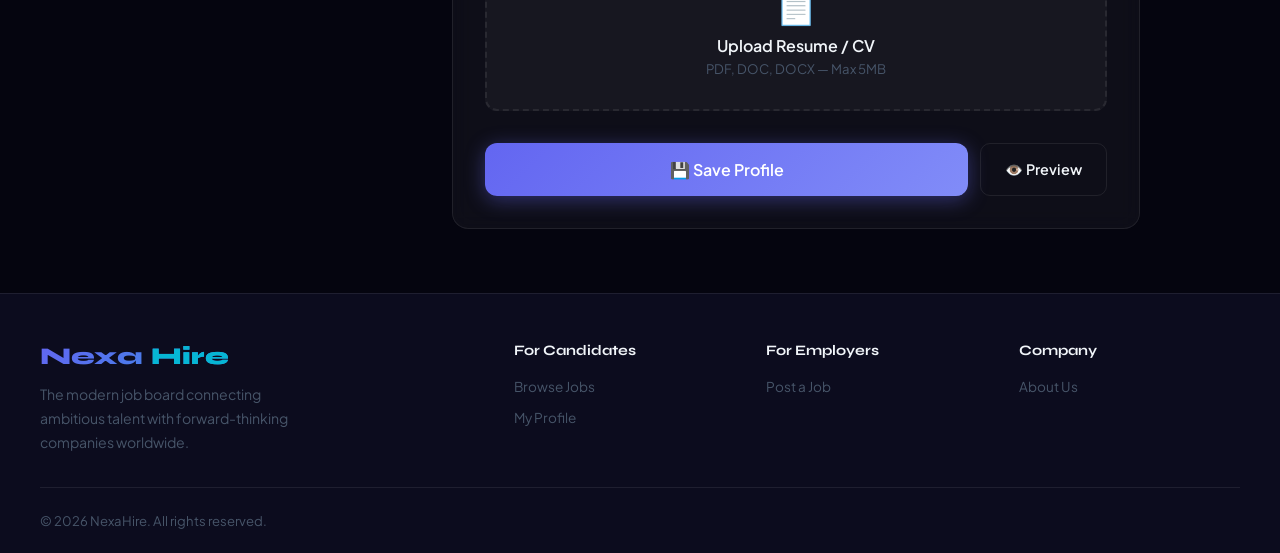
<file: Task-1/candidate.html>
<!DOCTYPE html>
<html lang="en">
<head>
  <meta charset="UTF-8">
  <meta name="viewport" content="width=device-width, initial-scale=1.0">
  <title>My Profile — NexaHire</title>
  <link rel="stylesheet" href="style.css">
</head>
<body>

<div class="bg-orbs">
  <div class="orb orb-1"></div>
  <div class="orb orb-2"></div>
  <div class="orb orb-3"></div>
</div>

<nav class="navbar" id="navbar">
  <a href="index.html" class="nav-logo">Nexa<span style="color:var(--cyan);-webkit-text-fill-color:var(--cyan)">Hire</span><span class="dot"></span></a>
  <ul class="nav-links">
    <li><a href="index.html">Home</a></li>
    <li><a href="jobs.html">Browse Jobs</a></li>
    <li><a href="employer.html">For Employers</a></li>
    <li><a href="candidate.html" class="active">My Profile</a></li>
  </ul>
  <div class="nav-cta">
    <a href="candidate.html" class="btn btn-ghost btn-sm">Sign In</a>
    <a href="employer.html" class="btn btn-primary btn-sm">Post a Job</a>
  </div>
</nav>

<div class="form-page">
  <div style="max-width:1000px; margin: 0 auto;">

    <div class="form-header animate-on-scroll">
      <span class="section-tag">Candidate Dashboard</span>
      <h1>My <span class="text-gradient">Profile</span></h1>
      <p>Keep your profile updated to attract the best opportunities and stand out to employers.</p>
    </div>

    <div class="profile-layout">

      <!-- Sidebar -->
      <div class="profile-sidebar animate-on-scroll">
        <div class="profile-card">
          <div class="profile-avatar" id="avatarDisplay">
            <div class="avatar-status"></div>
            SY
          </div>
          <div class="profile-name" id="displayName">Syed Ali</div>
          <div class="profile-title" id="displayTitle">Frontend Developer</div>
          <div class="stat-pills">
            <span class="stat-pill">⭐ 4.9 Rating</span>
            <span class="stat-pill">3 Applied</span>
          </div>
          <div class="profile-completion">
            <div class="completion-label">
              <span>Profile Completion</span>
              <span id="completionPct">65%</span>
            </div>
            <div class="completion-bar">
              <div class="completion-fill" id="completionBar" style="width:65%;"></div>
            </div>
          </div>
        </div>

        <div class="sidebar-card" style="margin-top:0;">
          <h3>📌 Quick Links</h3>
          <div style="display:flex; flex-direction:column; gap:0.5rem;">
            <a href="jobs.html" class="btn btn-ghost btn-sm" style="justify-content:flex-start; gap:0.5rem;">🔍 Browse Jobs</a>
            <a href="#" class="btn btn-ghost btn-sm" style="justify-content:flex-start; gap:0.5rem;">📋 My Applications</a>
            <a href="#" class="btn btn-ghost btn-sm" style="justify-content:flex-start; gap:0.5rem;">🔔 Job Alerts</a>
            <a href="#" class="btn btn-ghost btn-sm" style="justify-content:flex-start; gap:0.5rem;">🔖 Saved Jobs</a>
          </div>
        </div>

        <!-- Applied Jobs -->
        <div class="sidebar-card" style="margin-top:0;">
          <h3>📬 Recent Applications</h3>
          <div style="display:flex; flex-direction:column; gap:0.75rem;">
            <div style="padding:0.75rem; background:var(--bg-primary); border-radius:8px; border:1px solid var(--border);">
              <div style="font-size:0.82rem; font-weight:700; margin-bottom:0.25rem;">Frontend Developer</div>
              <div style="font-size:0.75rem; color:var(--text-muted);">TechCorp • 2 days ago</div>
              <span class="job-badge badge-new" style="margin-top:0.4rem; display:inline-block; font-size:0.65rem;">In Review</span>
            </div>
            <div style="padding:0.75rem; background:var(--bg-primary); border-radius:8px; border:1px solid var(--border);">
              <div style="font-size:0.82rem; font-weight:700; margin-bottom:0.25rem;">UI/UX Designer</div>
              <div style="font-size:0.75rem; color:var(--text-muted);">DesignHub • 1 week ago</div>
              <span class="job-badge badge-featured" style="margin-top:0.4rem; display:inline-block; font-size:0.65rem;">Shortlisted</span>
            </div>
            <div style="padding:0.75rem; background:var(--bg-primary); border-radius:8px; border:1px solid var(--border);">
              <div style="font-size:0.82rem; font-weight:700; margin-bottom:0.25rem;">Data Analyst</div>
              <div style="font-size:0.75rem; color:var(--text-muted);">DataWorks • 2 weeks ago</div>
              <span class="job-badge badge-remote" style="margin-top:0.4rem; display:inline-block; font-size:0.65rem;">Applied</span>
            </div>
          </div>
        </div>
      </div>

      <!-- Main Form -->
      <div>
        <div class="form-card animate-on-scroll">

          <!-- Personal Info -->
          <div class="form-section-title">👤 Personal Information</div>
          <div class="form-row two-col">
            <div class="form-group">
              <label>First Name *</label>
              <input class="form-control" type="text" id="firstName" placeholder="Your first name" value="Syed" oninput="updateProfile()">
            </div>
            <div class="form-group">
              <label>Last Name *</label>
              <input class="form-control" type="text" id="lastName" placeholder="Your last name" value="Ali" oninput="updateProfile()">
            </div>
          </div>
          <div class="form-row two-col">
            <div class="form-group">
              <label>Email Address *</label>
              <input class="form-control" type="email" id="emailField" placeholder="your@email.com" value="syed@email.com">
            </div>
            <div class="form-group">
              <label>Phone Number</label>
              <input class="form-control" type="tel" id="phoneField" placeholder="+1 (555) 000-0000">
            </div>
          </div>
          <div class="form-row two-col">
            <div class="form-group">
              <label>Location</label>
              <input class="form-control" type="text" id="locationField" placeholder="City, Country" value="Bengaluru, India">
            </div>
            <div class="form-group">
              <label>Job Title / Role</label>
              <input class="form-control" type="text" id="titleField" placeholder="e.g. Frontend Developer" value="Frontend Developer" oninput="updateProfile()">
            </div>
          </div>
          <div class="form-group form-row">
            <label>Professional Bio</label>
            <textarea class="form-control" id="bioField" placeholder="Tell employers about yourself, your passion, and what you're looking for...">Passionate frontend developer with 3 years of experience building beautiful, performant web applications. Skilled in React, JavaScript, and modern CSS frameworks. Looking for remote-first opportunities at product-led companies.</textarea>
          </div>

          <!-- Links -->
          <div class="form-section-title">🔗 Online Presence</div>
          <div class="form-row two-col">
            <div class="form-group">
              <label>LinkedIn Profile</label>
              <input class="form-control" type="url" id="linkedinField" placeholder="https://linkedin.com/in/yourname">
            </div>
            <div class="form-group">
              <label>GitHub / Portfolio</label>
              <input class="form-control" type="url" id="portfolioField" placeholder="https://yourportfolio.com">
            </div>
          </div>

          <!-- Experience -->
          <div class="form-section-title">💼 Experience & Education</div>
          <div class="form-row two-col">
            <div class="form-group">
              <label>Years of Experience</label>
              <select class="form-control" id="expField">
                <option value="">Select...</option>
                <option>Less than 1 year</option>
                <option selected>1–3 years</option>
                <option>3–5 years</option>
                <option>5–10 years</option>
                <option>10+ years</option>
              </select>
            </div>
            <div class="form-group">
              <label>Highest Education</label>
              <select class="form-control" id="eduField">
                <option>High School</option>
                <option>Diploma</option>
                <option selected>Bachelor's Degree</option>
                <option>Master's Degree</option>
                <option>PhD</option>
              </select>
            </div>
          </div>
          <div class="form-row two-col">
            <div class="form-group">
              <label>Current / Last Company</label>
              <input class="form-control" type="text" placeholder="e.g. Infosys" id="lastCompany">
            </div>
            <div class="form-group">
              <label>Expected Salary</label>
              <input class="form-control" type="text" placeholder="e.g. $80,000/yr or Open to offers" id="salaryExpect">
            </div>
          </div>

          <!-- Skills -->
          <div class="form-section-title">🛠️ Skills</div>
          <div class="form-group form-row">
            <label>Add Skills (press Enter)</label>
            <input class="form-control" type="text" id="candidateSkillInput" placeholder="e.g. React, JavaScript, Figma..." onkeydown="addCandidateSkill(event)">
            <div class="skill-tags" id="candidateSkillTags" style="margin-top:0.75rem;"></div>
          </div>

          <!-- Job Preferences -->
          <div class="form-section-title">🎯 Job Preferences</div>
          <div class="form-row two-col">
            <div class="form-group">
              <label>Preferred Job Type</label>
              <select class="form-control" id="prefType">
                <option>Full-time</option>
                <option>Part-time</option>
                <option>Contract</option>
                <option>Internship</option>
              </select>
            </div>
            <div class="form-group">
              <label>Work Preference</label>
              <select class="form-control" id="prefWork">
                <option>Remote Only</option>
                <option>Hybrid</option>
                <option>On-site</option>
                <option>Flexible</option>
              </select>
            </div>
          </div>

          <!-- Resume Upload -->
          <div class="form-section-title">📄 Resume</div>
          <div style="background:rgba(255,255,255,0.04); border:2px dashed var(--border); border-radius:12px; padding:2rem; text-align:center; cursor:pointer; transition:var(--transition);"
               onmouseenter="this.style.borderColor='var(--primary)'"
               onmouseleave="this.style.borderColor='var(--border)'"
               onclick="document.getElementById('resumeUpload').click()">
            <div style="font-size:2rem; margin-bottom:0.5rem;">📄</div>
            <div style="font-weight:600; margin-bottom:0.25rem;">Upload Resume / CV</div>
            <div style="font-size:0.82rem; color:var(--text-muted);">PDF, DOC, DOCX — Max 5MB</div>
            <input type="file" id="resumeUpload" style="display:none;" accept=".pdf,.doc,.docx" onchange="resumeSelected(this)">
          </div>
          <div id="resumeFileName" style="font-size:0.82rem; color:var(--green); margin-top:0.5rem; display:none;"></div>

          <!-- Submit -->
          <div style="display:flex; gap:0.75rem; margin-top:2rem; flex-wrap:wrap;">
            <button class="btn btn-primary btn-lg" onclick="saveProfile()" style="flex:1; min-width:200px; justify-content:center;">
              💾 Save Profile
            </button>
            <button class="btn btn-outline" onclick="previewProfile()">👁️ Preview</button>
          </div>

        </div>
      </div>
    </div>
  </div>
</div>

<!-- Toast -->
<div class="toast" id="toast">
  <span class="toast-icon">✓</span>
  <span id="toastMsg">Profile saved!</span>
</div>

<!-- Footer -->
<footer class="footer">
  <div class="footer-grid">
    <div class="footer-brand">
      <a href="index.html" class="nav-logo" style="text-decoration:none;">Nexa<span style="color:var(--cyan);-webkit-text-fill-color:var(--cyan)">Hire</span></a>
      <p>The modern job board connecting ambitious talent with forward-thinking companies worldwide.</p>
    </div>
    <div class="footer-col"><h4>For Candidates</h4><ul><li><a href="jobs.html">Browse Jobs</a></li><li><a href="candidate.html">My Profile</a></li></ul></div>
    <div class="footer-col"><h4>For Employers</h4><ul><li><a href="employer.html">Post a Job</a></li></ul></div>
    <div class="footer-col"><h4>Company</h4><ul><li><a href="#">About Us</a></li></ul></div>
  </div>
  <div class="footer-bottom">
    <span>© 2026 NexaHire. All rights reserved.</span>
  </div>
</footer>

<script src="script.js"></script>
<script>
  initScrollAnimations();
  initNavbarScroll();

  let candidateSkills = ['React', 'JavaScript', 'HTML5', 'CSS3', 'Git'];
  renderCandidateSkills();

  function addCandidateSkill(e) {
    if (e.key === 'Enter') {
      e.preventDefault();
      const val = document.getElementById('candidateSkillInput').value.trim();
      if (val && !candidateSkills.includes(val)) {
        candidateSkills.push(val);
        renderCandidateSkills();
        document.getElementById('candidateSkillInput').value = '';
        updateCompletion();
      }
    }
  }

  function renderCandidateSkills() {
    const container = document.getElementById('candidateSkillTags');
    container.innerHTML = candidateSkills.map((s, i) => `
      <span class="skill-tag">${s} <span class="remove" onclick="removeCandidateSkill(${i})">✕</span></span>
    `).join('');
  }

  function removeCandidateSkill(i) {
    candidateSkills.splice(i, 1);
    renderCandidateSkills();
  }

  function updateProfile() {
    const first = document.getElementById('firstName').value || 'User';
    const last = document.getElementById('lastName').value || '';
    const title = document.getElementById('titleField').value || 'Professional';
    document.getElementById('displayName').textContent = first + ' ' + last;
    document.getElementById('displayTitle').textContent = title;
    const initials = (first[0] || '') + (last[0] || '');
    document.getElementById('avatarDisplay').childNodes[0].textContent = '';
    document.getElementById('avatarDisplay').innerHTML = `<div class="avatar-status"></div>${initials.toUpperCase()}`;
    updateCompletion();
  }

  function updateCompletion() {
    const fields = ['firstName','lastName','emailField','phoneField','locationField','titleField','bioField','linkedinField','portfolioField'];
    const filled = fields.filter(id => document.getElementById(id)?.value?.trim()).length;
    const skillBonus = candidateSkills.length > 0 ? 1 : 0;
    const pct = Math.round(((filled + skillBonus) / (fields.length + 1)) * 100);
    document.getElementById('completionPct').textContent = pct + '%';
    document.getElementById('completionBar').style.width = pct + '%';
  }

  function saveProfile() {
    showToast('Profile saved successfully! ✓', 'var(--green)');
    updateCompletion();
  }

  function previewProfile() {
    showToast('Preview feature coming soon!', 'var(--cyan)');
  }

  function resumeSelected(input) {
    if (input.files && input.files[0]) {
      const el = document.getElementById('resumeFileName');
      el.textContent = '✓ ' + input.files[0].name + ' uploaded';
      el.style.display = 'block';
      updateCompletion();
    }
  }

  updateCompletion();
</script>
</body>
</html>
</file>
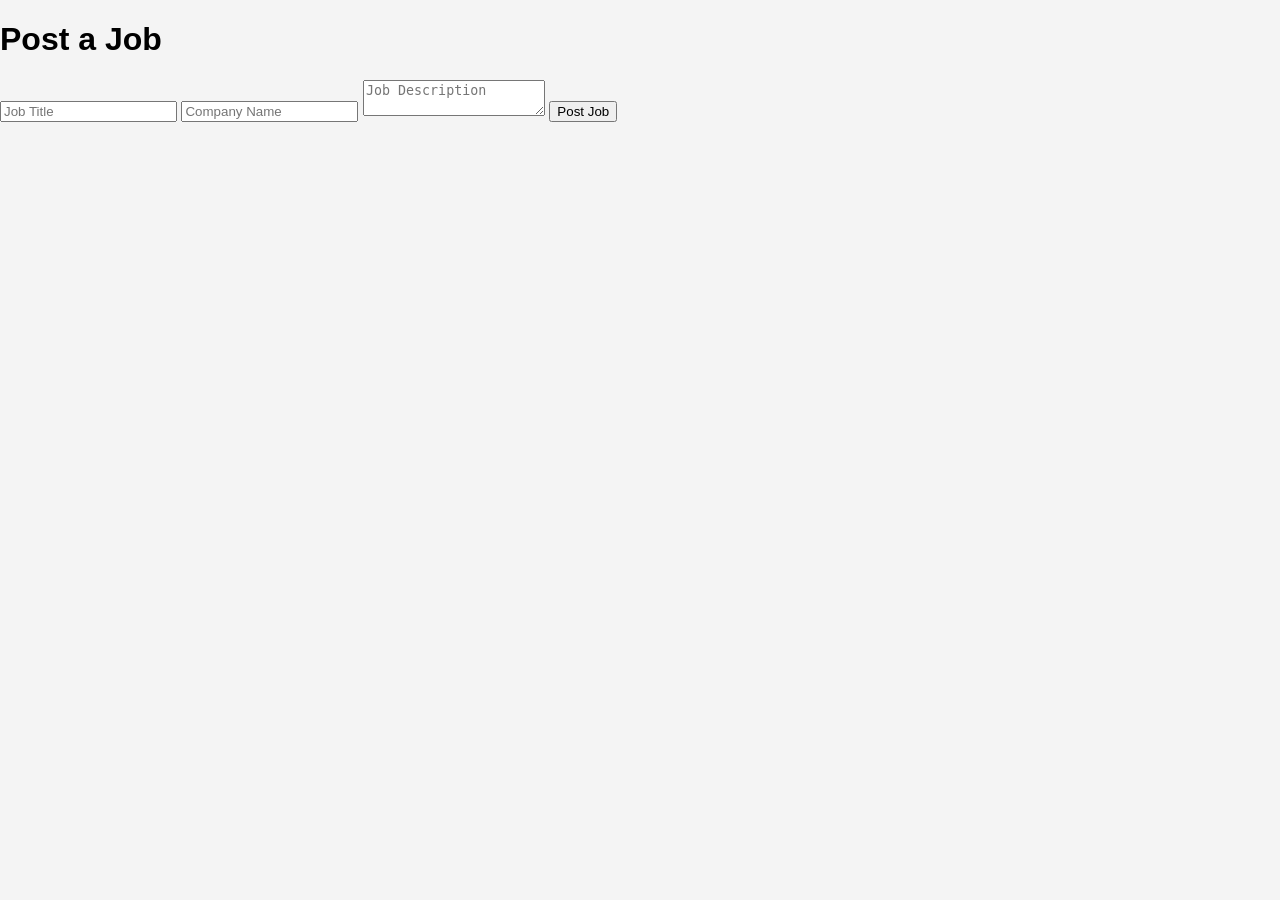
<file: TASK-1/employer.html>
<!DOCTYPE html>
<html>
<head>
<title>Employer Dashboard</title>
<link rel="stylesheet" href="style.css">
</head>

<body>

<h1>Post a Job</h1>

<input type="text" placeholder="Job Title">
<input type="text" placeholder="Company Name">
<textarea placeholder="Job Description"></textarea>

<button>Post Job</button>

</body>
</html>
</file>
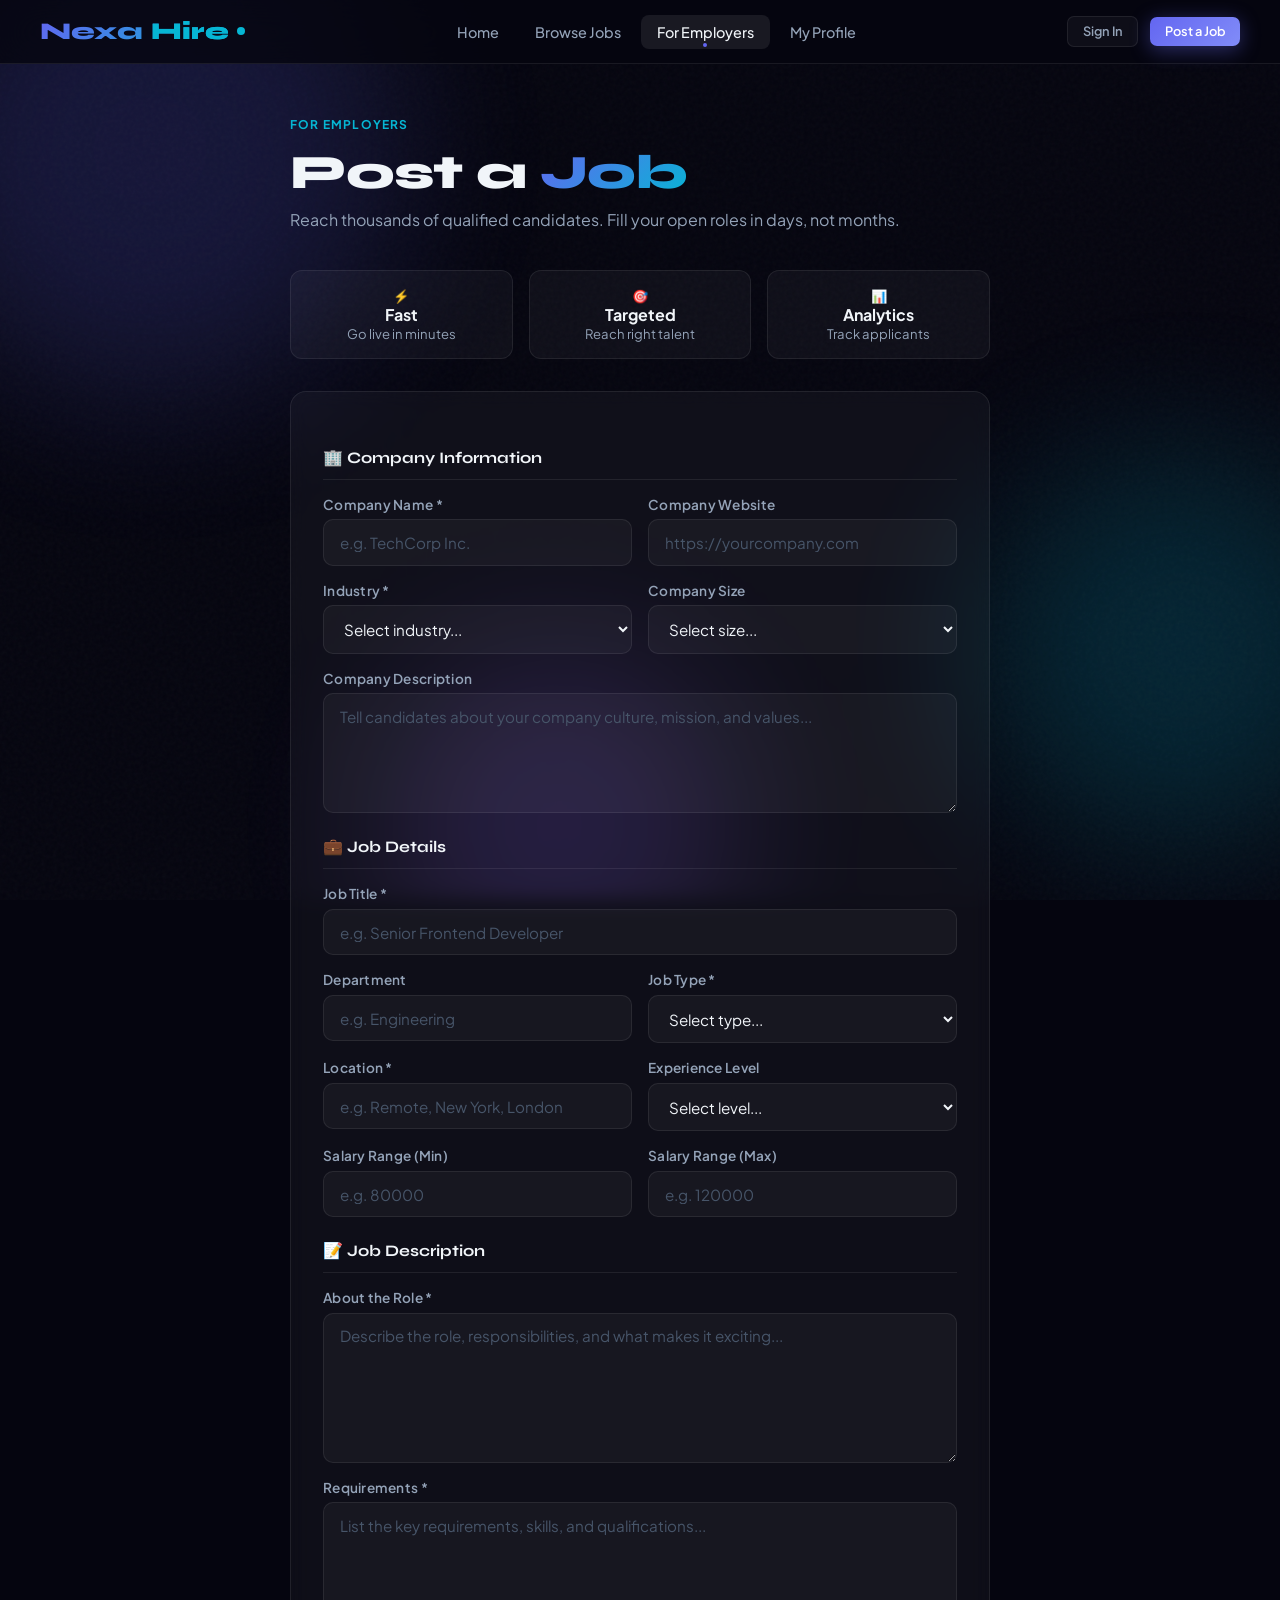
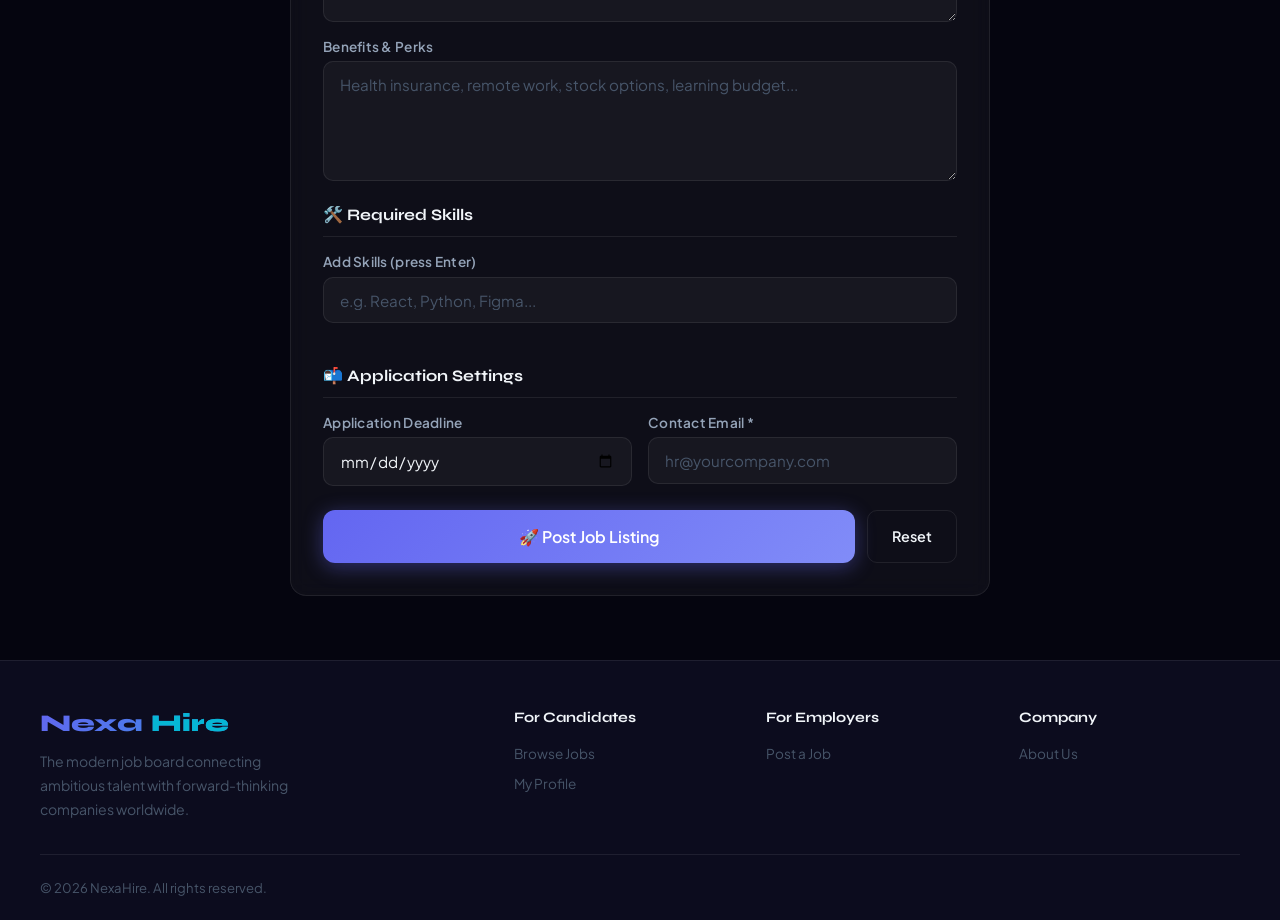
<file: Task-1/employer.html>
<!DOCTYPE html>
<html lang="en">
<head>
  <meta charset="UTF-8">
  <meta name="viewport" content="width=device-width, initial-scale=1.0">
  <title>Post a Job — NexaHire</title>
  <link rel="stylesheet" href="style.css">
</head>
<body>

<div class="bg-orbs">
  <div class="orb orb-1"></div>
  <div class="orb orb-2"></div>
  <div class="orb orb-3"></div>
</div>

<nav class="navbar" id="navbar">
  <a href="index.html" class="nav-logo">Nexa<span style="color:var(--cyan);-webkit-text-fill-color:var(--cyan)">Hire</span><span class="dot"></span></a>
  <ul class="nav-links">
    <li><a href="index.html">Home</a></li>
    <li><a href="jobs.html">Browse Jobs</a></li>
    <li><a href="employer.html" class="active">For Employers</a></li>
    <li><a href="candidate.html">My Profile</a></li>
  </ul>
  <div class="nav-cta">
    <a href="candidate.html" class="btn btn-ghost btn-sm">Sign In</a>
    <a href="employer.html" class="btn btn-primary btn-sm">Post a Job</a>
  </div>
</nav>

<div class="form-page">
  <div class="form-container">

    <div class="form-header animate-on-scroll">
      <span class="section-tag">For Employers</span>
      <h1>Post a <span class="text-gradient">Job</span></h1>
      <p>Reach thousands of qualified candidates. Fill your open roles in days, not months.</p>
    </div>

    <!-- Perks Row -->
    <div style="display:flex; gap:1rem; flex-wrap:wrap; margin-bottom:2rem;" class="animate-on-scroll">
      <div style="flex:1; min-width:140px; background:var(--bg-card); border:1px solid var(--border); border-radius:12px; padding:1rem; text-align:center; font-size:0.82rem; color:var(--text-secondary);">
        ⚡ <strong style="display:block; color:var(--text-primary); font-size:1rem;">Fast</strong>Go live in minutes
      </div>
      <div style="flex:1; min-width:140px; background:var(--bg-card); border:1px solid var(--border); border-radius:12px; padding:1rem; text-align:center; font-size:0.82rem; color:var(--text-secondary);">
        🎯 <strong style="display:block; color:var(--text-primary); font-size:1rem;">Targeted</strong>Reach right talent
      </div>
      <div style="flex:1; min-width:140px; background:var(--bg-card); border:1px solid var(--border); border-radius:12px; padding:1rem; text-align:center; font-size:0.82rem; color:var(--text-secondary);">
        📊 <strong style="display:block; color:var(--text-primary); font-size:1rem;">Analytics</strong>Track applicants
      </div>
    </div>

    <div class="form-card animate-on-scroll" id="postForm">
      <!-- Company Info -->
      <div class="form-section-title">🏢 Company Information</div>
      <div class="form-row two-col">
        <div class="form-group">
          <label>Company Name *</label>
          <input class="form-control" type="text" placeholder="e.g. TechCorp Inc." id="companyName">
        </div>
        <div class="form-group">
          <label>Company Website</label>
          <input class="form-control" type="url" placeholder="https://yourcompany.com" id="companyWeb">
        </div>
      </div>
      <div class="form-row two-col">
        <div class="form-group">
          <label>Industry *</label>
          <select class="form-control" id="companyIndustry">
            <option value="">Select industry...</option>
            <option>Technology</option>
            <option>Finance</option>
            <option>Healthcare</option>
            <option>Education</option>
            <option>Marketing</option>
            <option>Design</option>
            <option>Other</option>
          </select>
        </div>
        <div class="form-group">
          <label>Company Size</label>
          <select class="form-control" id="companySize">
            <option value="">Select size...</option>
            <option>1–10</option>
            <option>11–50</option>
            <option>51–200</option>
            <option>200–1000</option>
            <option>1000+</option>
          </select>
        </div>
      </div>
      <div class="form-group form-row">
        <label>Company Description</label>
        <textarea class="form-control" id="companyDesc" placeholder="Tell candidates about your company culture, mission, and values..."></textarea>
      </div>

      <!-- Job Details -->
      <div class="form-section-title">💼 Job Details</div>
      <div class="form-group form-row">
        <label>Job Title *</label>
        <input class="form-control" type="text" placeholder="e.g. Senior Frontend Developer" id="jobTitle">
      </div>
      <div class="form-row two-col">
        <div class="form-group">
          <label>Department</label>
          <input class="form-control" type="text" placeholder="e.g. Engineering" id="dept">
        </div>
        <div class="form-group">
          <label>Job Type *</label>
          <select class="form-control" id="jobType">
            <option value="">Select type...</option>
            <option>Full-time</option>
            <option>Part-time</option>
            <option>Contract</option>
            <option>Internship</option>
            <option>Freelance</option>
          </select>
        </div>
      </div>
      <div class="form-row two-col">
        <div class="form-group">
          <label>Location *</label>
          <input class="form-control" type="text" placeholder="e.g. Remote, New York, London" id="jobLocation">
        </div>
        <div class="form-group">
          <label>Experience Level</label>
          <select class="form-control" id="expLevel">
            <option value="">Select level...</option>
            <option>Entry Level (0–1 yrs)</option>
            <option>Junior (1–3 yrs)</option>
            <option>Mid-level (3–5 yrs)</option>
            <option>Senior (5+ yrs)</option>
            <option>Lead / Manager</option>
          </select>
        </div>
      </div>
      <div class="form-row two-col">
        <div class="form-group">
          <label>Salary Range (Min)</label>
          <input class="form-control" type="number" placeholder="e.g. 80000" id="salaryMin">
        </div>
        <div class="form-group">
          <label>Salary Range (Max)</label>
          <input class="form-control" type="number" placeholder="e.g. 120000" id="salaryMax">
        </div>
      </div>

      <!-- Job Description -->
      <div class="form-section-title">📝 Job Description</div>
      <div class="form-group form-row">
        <label>About the Role *</label>
        <textarea class="form-control" id="jobDesc" style="min-height:150px;" placeholder="Describe the role, responsibilities, and what makes it exciting..."></textarea>
      </div>
      <div class="form-group form-row">
        <label>Requirements *</label>
        <textarea class="form-control" id="jobReqs" style="min-height:120px;" placeholder="List the key requirements, skills, and qualifications..."></textarea>
      </div>
      <div class="form-group form-row">
        <label>Benefits & Perks</label>
        <textarea class="form-control" id="jobBenefits" placeholder="Health insurance, remote work, stock options, learning budget..."></textarea>
      </div>

      <!-- Skills -->
      <div class="form-section-title">🛠️ Required Skills</div>
      <div class="form-group form-row">
        <label>Add Skills (press Enter)</label>
        <input class="form-control" type="text" id="skillInput" placeholder="e.g. React, Python, Figma..." onkeydown="addSkill(event)">
        <div class="skill-tags" id="skillTagsContainer" style="margin-top:0.75rem;"></div>
      </div>

      <!-- Application -->
      <div class="form-section-title">📬 Application Settings</div>
      <div class="form-row two-col">
        <div class="form-group">
          <label>Application Deadline</label>
          <input class="form-control" type="date" id="deadline">
        </div>
        <div class="form-group">
          <label>Contact Email *</label>
          <input class="form-control" type="email" placeholder="hr@yourcompany.com" id="contactEmail">
        </div>
      </div>

      <div style="display:flex; gap:0.75rem; margin-top:1.5rem; flex-wrap:wrap;">
        <button class="btn btn-primary btn-lg" onclick="submitJob()" style="flex:1; min-width:200px; justify-content:center;">
          🚀 Post Job Listing
        </button>
        <button class="btn btn-outline" onclick="resetForm()">Reset</button>
      </div>
    </div>

    <!-- Success State -->
    <div class="form-card" id="successCard" style="display:none;">
      <div class="success-state" style="display:block;">
        <div class="success-icon">✓</div>
        <h3>Job Posted Successfully!</h3>
        <p style="margin-top:0.5rem;">Your job listing is now live and visible to thousands of qualified candidates.</p>
        <div style="display:flex; gap:0.75rem; justify-content:center; margin-top:1.5rem; flex-wrap:wrap;">
          <a href="jobs.html" class="btn btn-primary">View All Listings</a>
          <button class="btn btn-outline" onclick="postAnother()">Post Another Job</button>
        </div>
      </div>
    </div>

  </div>
</div>

<!-- Toast -->
<div class="toast" id="toast">
  <span class="toast-icon">⚠️</span>
  <span id="toastMsg">Please fill required fields</span>
</div>

<!-- Footer -->
<footer class="footer">
  <div class="footer-grid">
    <div class="footer-brand">
      <a href="index.html" class="nav-logo" style="text-decoration:none;">Nexa<span style="color:var(--cyan);-webkit-text-fill-color:var(--cyan)">Hire</span></a>
      <p>The modern job board connecting ambitious talent with forward-thinking companies worldwide.</p>
    </div>
    <div class="footer-col"><h4>For Candidates</h4><ul><li><a href="jobs.html">Browse Jobs</a></li><li><a href="candidate.html">My Profile</a></li></ul></div>
    <div class="footer-col"><h4>For Employers</h4><ul><li><a href="employer.html">Post a Job</a></li></ul></div>
    <div class="footer-col"><h4>Company</h4><ul><li><a href="#">About Us</a></li></ul></div>
  </div>
  <div class="footer-bottom">
    <span>© 2026 NexaHire. All rights reserved.</span>
  </div>
</footer>

<script src="script.js"></script>
<script>
  initScrollAnimations();
  initNavbarScroll();

  let skills = [];

  function addSkill(e) {
    if (e.key === 'Enter') {
      e.preventDefault();
      const val = document.getElementById('skillInput').value.trim();
      if (val && !skills.includes(val)) {
        skills.push(val);
        renderSkills();
        document.getElementById('skillInput').value = '';
      }
    }
  }

  function renderSkills() {
    const container = document.getElementById('skillTagsContainer');
    container.innerHTML = skills.map((s, i) => `
      <span class="skill-tag">${s} <span class="remove" onclick="removeSkill(${i})">✕</span></span>
    `).join('');
  }

  function removeSkill(i) {
    skills.splice(i, 1);
    renderSkills();
  }

  function submitJob() {
    const required = ['companyName', 'jobTitle', 'jobType', 'jobLocation', 'jobDesc', 'jobReqs', 'contactEmail'];
    for (const id of required) {
      if (!document.getElementById(id).value.trim()) {
        showToast('Please fill in all required fields (*)', '#ef4444');
        document.getElementById(id).focus();
        return;
      }
    }
    document.getElementById('postForm').style.display = 'none';
    document.getElementById('successCard').style.display = 'block';
    window.scrollTo({ top: 0, behavior: 'smooth' });
  }

  function resetForm() {
    document.querySelectorAll('.form-control').forEach(el => el.value = '');
    skills = [];
    renderSkills();
  }

  function postAnother() {
    document.getElementById('postForm').style.display = 'block';
    document.getElementById('successCard').style.display = 'none';
    resetForm();
    window.scrollTo({ top: 0, behavior: 'smooth' });
  }
</script>
</body>
</html>
</file>
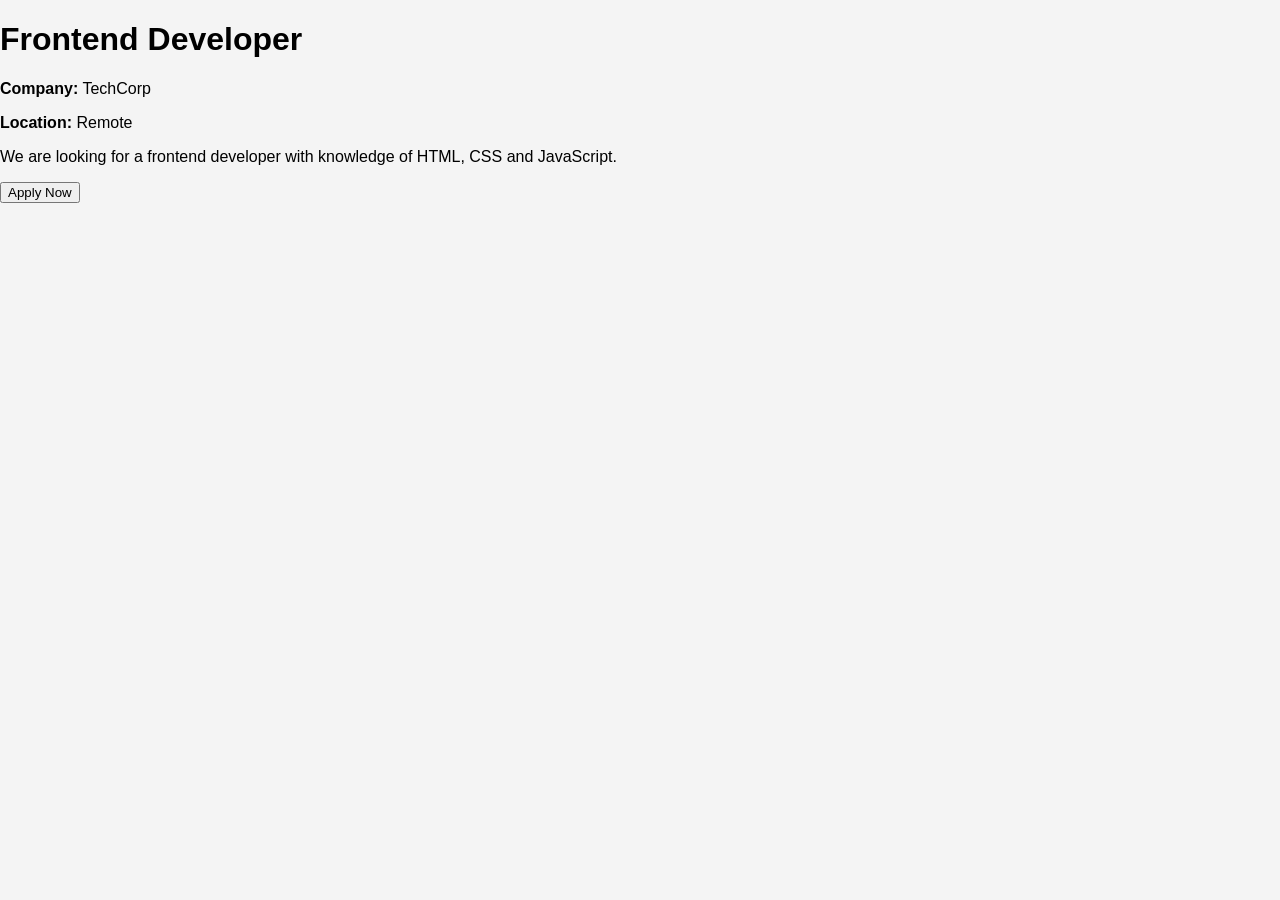
<file: TASK-1/job-detail.html>
<!DOCTYPE html>
<html>
<head>
<title>Job Detail</title>
<link rel="stylesheet" href="style.css">
</head>

<body>

<h1>Frontend Developer</h1>

<p><b>Company:</b> TechCorp</p>
<p><b>Location:</b> Remote</p>

<p>
We are looking for a frontend developer with knowledge
of HTML, CSS and JavaScript.
</p>

<button onclick="apply()">Apply Now</button>

<script src="script.js"></script>

</body>
</html>
</file>
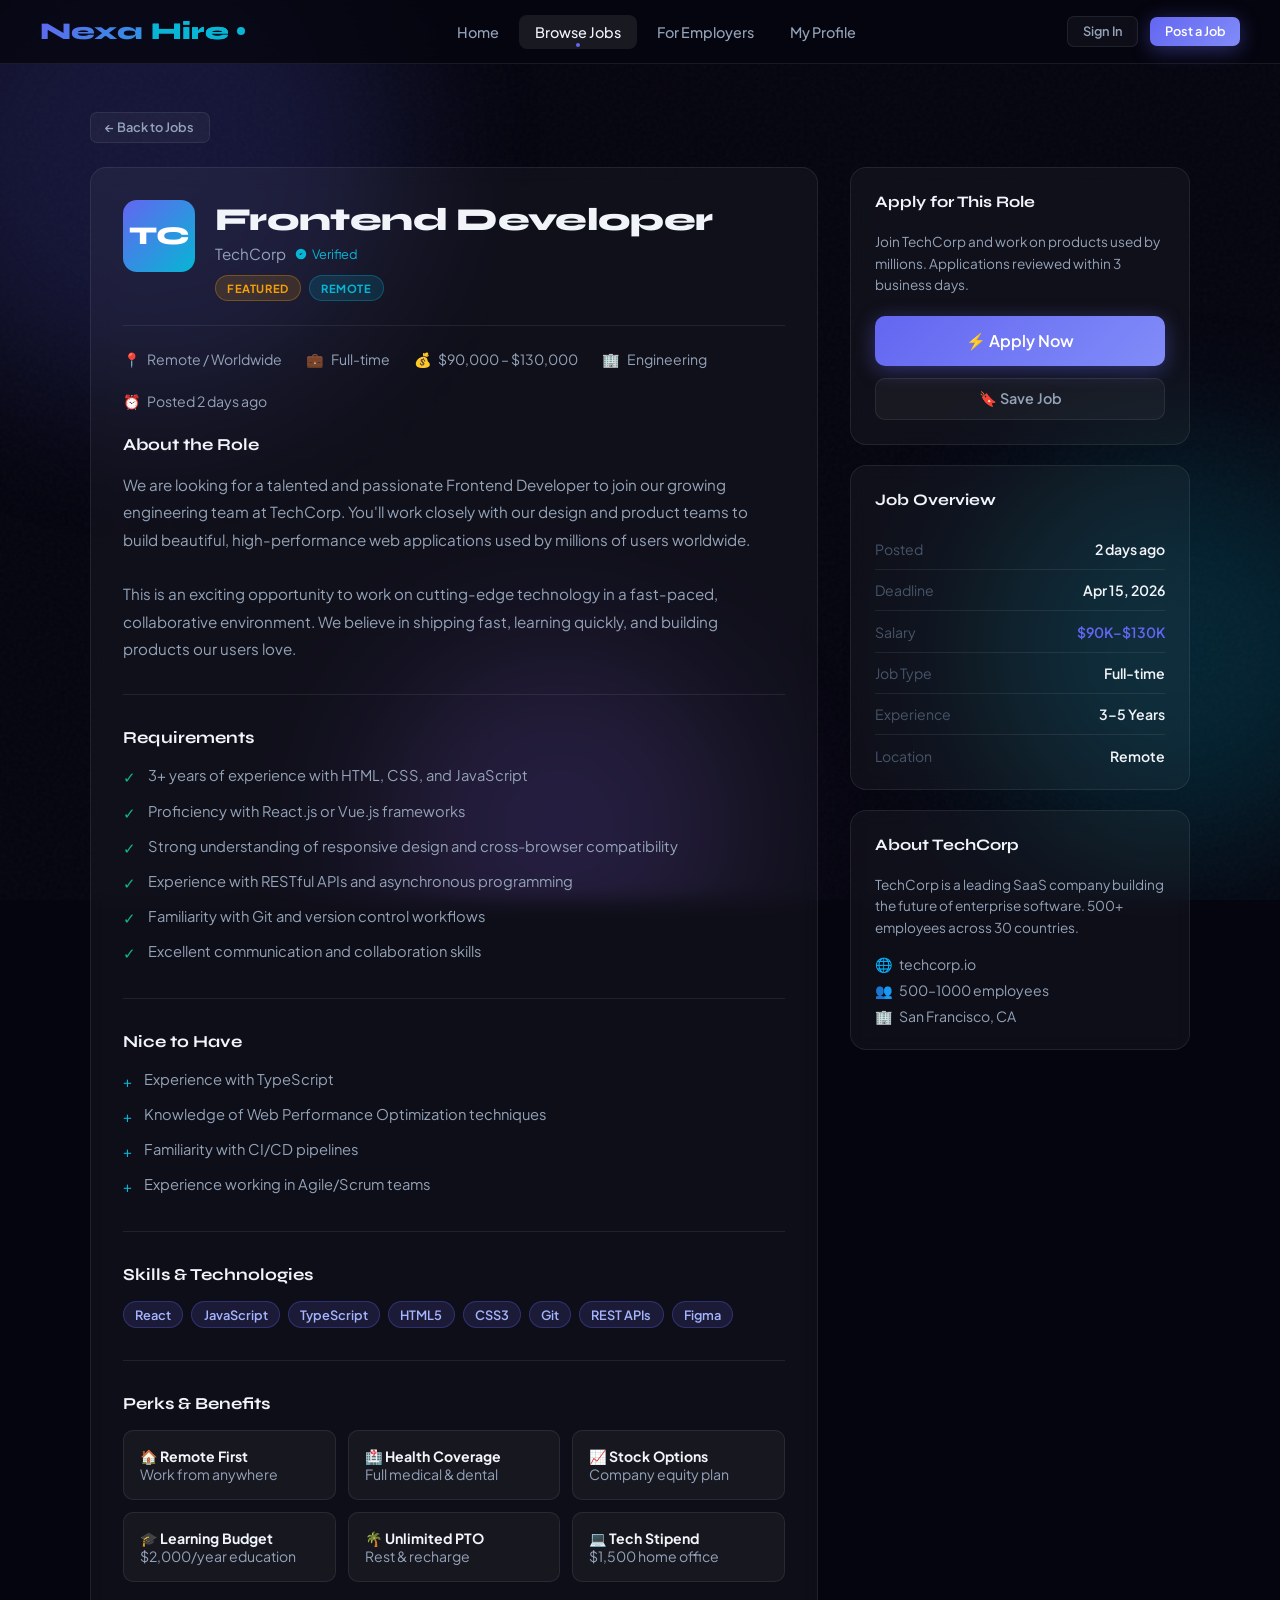
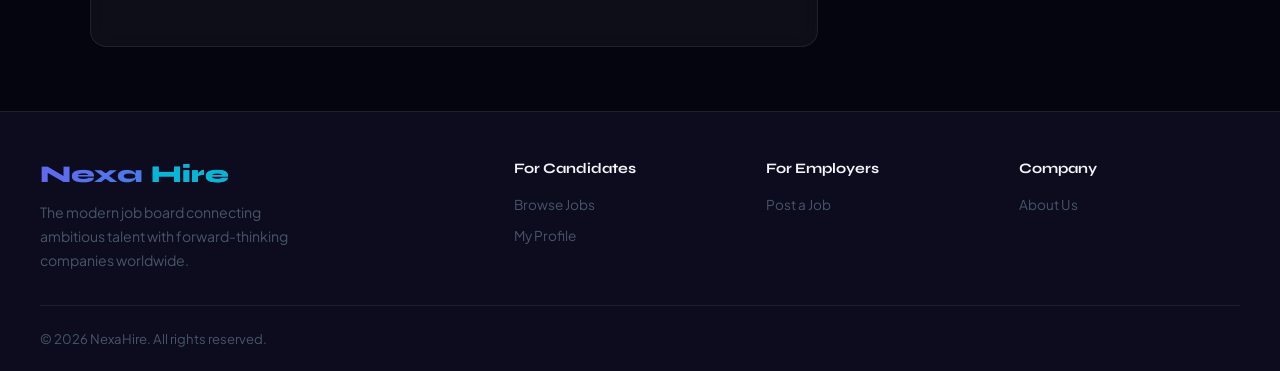
<file: Task-1/job-detail.html>
<!DOCTYPE html>
<html lang="en">
<head>
  <meta charset="UTF-8">
  <meta name="viewport" content="width=device-width, initial-scale=1.0">
  <title>Job Detail — NexaHire</title>
  <link rel="stylesheet" href="style.css">
</head>
<body>

<div class="bg-orbs">
  <div class="orb orb-1"></div>
  <div class="orb orb-2"></div>
  <div class="orb orb-3"></div>
</div>

<nav class="navbar" id="navbar">
  <a href="index.html" class="nav-logo">Nexa<span style="color:var(--cyan);-webkit-text-fill-color:var(--cyan)">Hire</span><span class="dot"></span></a>
  <ul class="nav-links">
    <li><a href="index.html">Home</a></li>
    <li><a href="jobs.html" class="active">Browse Jobs</a></li>
    <li><a href="employer.html">For Employers</a></li>
    <li><a href="candidate.html">My Profile</a></li>
  </ul>
  <div class="nav-cta">
    <a href="candidate.html" class="btn btn-ghost btn-sm">Sign In</a>
    <a href="employer.html" class="btn btn-primary btn-sm">Post a Job</a>
  </div>
</nav>

<div class="job-detail-page">

  <!-- Back -->
  <div style="max-width:1100px; margin: 0 auto 1.5rem;">
    <a href="jobs.html" class="btn btn-ghost btn-sm">
      ← Back to Jobs
    </a>
  </div>

  <div class="job-detail-layout animate-on-scroll">

    <!-- Main -->
    <div class="job-detail-main">

      <div class="job-detail-header">
        <div class="company-logo-lg" id="detailLogo">TC</div>
        <div>
          <h1 class="job-detail-title" id="detailTitle">Frontend Developer</h1>
          <div class="job-detail-company">
            <span id="detailCompany">TechCorp</span>
            <span class="verified-badge">
              <svg width="14" height="14" fill="currentColor" viewBox="0 0 24 24"><path d="M9 12l2 2 4-4m6 2a9 9 0 11-18 0 9 9 0 0118 0z"/></svg>
              Verified
            </span>
          </div>
          <div style="display:flex; gap:0.5rem; flex-wrap:wrap;">
            <span class="job-badge badge-featured">Featured</span>
            <span class="job-badge badge-remote" id="detailTypeBadge">Remote</span>
          </div>
        </div>
      </div>

      <div class="job-detail-meta">
        <div class="meta-item">
          <span class="meta-icon">📍</span>
          <span id="detailLocation">Remote / Worldwide</span>
        </div>
        <div class="meta-item">
          <span class="meta-icon">💼</span>
          <span id="detailType">Full-time</span>
        </div>
        <div class="meta-item">
          <span class="meta-icon">💰</span>
          <span id="detailSalary">$90,000 – $130,000</span>
        </div>
        <div class="meta-item">
          <span class="meta-icon">🏢</span>
          <span id="detailDept">Engineering</span>
        </div>
        <div class="meta-item">
          <span class="meta-icon">⏰</span>
          <span id="detailPosted">Posted 2 days ago</span>
        </div>
      </div>

      <!-- About Role -->
      <div class="detail-section">
        <h3>About the Role</h3>
        <p id="detailDesc">
          We are looking for a talented and passionate Frontend Developer to join our growing engineering team at TechCorp. You'll work closely with our design and product teams to build beautiful, high-performance web applications used by millions of users worldwide.
          <br><br>
          This is an exciting opportunity to work on cutting-edge technology in a fast-paced, collaborative environment. We believe in shipping fast, learning quickly, and building products our users love.
        </p>
      </div>

      <div class="divider"></div>

      <!-- Requirements -->
      <div class="detail-section">
        <h3>Requirements</h3>
        <ul class="requirement-list" id="detailRequirements">
          <li><span class="req-check">✓</span> 3+ years of experience with HTML, CSS, and JavaScript</li>
          <li><span class="req-check">✓</span> Proficiency with React.js or Vue.js frameworks</li>
          <li><span class="req-check">✓</span> Strong understanding of responsive design and cross-browser compatibility</li>
          <li><span class="req-check">✓</span> Experience with RESTful APIs and asynchronous programming</li>
          <li><span class="req-check">✓</span> Familiarity with Git and version control workflows</li>
          <li><span class="req-check">✓</span> Excellent communication and collaboration skills</li>
        </ul>
      </div>

      <div class="divider"></div>

      <!-- Nice to Have -->
      <div class="detail-section">
        <h3>Nice to Have</h3>
        <ul class="requirement-list">
          <li><span class="req-check" style="color:var(--cyan)">+</span> Experience with TypeScript</li>
          <li><span class="req-check" style="color:var(--cyan)">+</span> Knowledge of Web Performance Optimization techniques</li>
          <li><span class="req-check" style="color:var(--cyan)">+</span> Familiarity with CI/CD pipelines</li>
          <li><span class="req-check" style="color:var(--cyan)">+</span> Experience working in Agile/Scrum teams</li>
        </ul>
      </div>

      <div class="divider"></div>

      <!-- Skills -->
      <div class="detail-section">
        <h3>Skills & Technologies</h3>
        <div class="skill-tags" style="margin-top:0;">
          <span class="skill-tag">React</span>
          <span class="skill-tag">JavaScript</span>
          <span class="skill-tag">TypeScript</span>
          <span class="skill-tag">HTML5</span>
          <span class="skill-tag">CSS3</span>
          <span class="skill-tag">Git</span>
          <span class="skill-tag">REST APIs</span>
          <span class="skill-tag">Figma</span>
        </div>
      </div>

      <div class="divider"></div>

      <!-- Benefits -->
      <div class="detail-section">
        <h3>Perks & Benefits</h3>
        <div style="display:grid; grid-template-columns: repeat(auto-fill, minmax(200px, 1fr)); gap:0.75rem; margin-top:0.5rem;">
          <div style="background:var(--bg-card); border:1px solid var(--border); border-radius:10px; padding:1rem; font-size:0.88rem; color:var(--text-secondary);">
            🏠 <strong style="color:var(--text-primary)">Remote First</strong><br>Work from anywhere
          </div>
          <div style="background:var(--bg-card); border:1px solid var(--border); border-radius:10px; padding:1rem; font-size:0.88rem; color:var(--text-secondary);">
            🏥 <strong style="color:var(--text-primary)">Health Coverage</strong><br>Full medical & dental
          </div>
          <div style="background:var(--bg-card); border:1px solid var(--border); border-radius:10px; padding:1rem; font-size:0.88rem; color:var(--text-secondary);">
            📈 <strong style="color:var(--text-primary)">Stock Options</strong><br>Company equity plan
          </div>
          <div style="background:var(--bg-card); border:1px solid var(--border); border-radius:10px; padding:1rem; font-size:0.88rem; color:var(--text-secondary);">
            🎓 <strong style="color:var(--text-primary)">Learning Budget</strong><br>$2,000/year education
          </div>
          <div style="background:var(--bg-card); border:1px solid var(--border); border-radius:10px; padding:1rem; font-size:0.88rem; color:var(--text-secondary);">
            🌴 <strong style="color:var(--text-primary)">Unlimited PTO</strong><br>Rest & recharge
          </div>
          <div style="background:var(--bg-card); border:1px solid var(--border); border-radius:10px; padding:1rem; font-size:0.88rem; color:var(--text-secondary);">
            💻 <strong style="color:var(--text-primary)">Tech Stipend</strong><br>$1,500 home office
          </div>
        </div>
      </div>

    </div>

    <!-- Sidebar -->
    <div class="job-detail-sidebar">
      <div class="sidebar-card">
        <h3>Apply for This Role</h3>
        <p style="font-size:0.85rem; color:var(--text-secondary); margin-bottom:1.25rem; line-height:1.6;">Join TechCorp and work on products used by millions. Applications reviewed within 3 business days.</p>
        <button class="btn btn-primary" style="width:100%; justify-content:center; margin-bottom:0.75rem; font-size:1rem; padding:0.9rem;" onclick="openModal()">
          ⚡ Apply Now
        </button>
        <button class="btn btn-ghost" style="width:100%; justify-content:center;" onclick="saveJob(this)">
          🔖 Save Job
        </button>
      </div>

      <div class="sidebar-card">
        <h3>Job Overview</h3>
        <div class="overview-item">
          <span class="overview-label">Posted</span>
          <span class="overview-value">2 days ago</span>
        </div>
        <div class="overview-item">
          <span class="overview-label">Deadline</span>
          <span class="overview-value">Apr 15, 2026</span>
        </div>
        <div class="overview-item">
          <span class="overview-label">Salary</span>
          <span class="overview-value" style="color:var(--primary)">$90K–$130K</span>
        </div>
        <div class="overview-item">
          <span class="overview-label">Job Type</span>
          <span class="overview-value">Full-time</span>
        </div>
        <div class="overview-item">
          <span class="overview-label">Experience</span>
          <span class="overview-value">3–5 Years</span>
        </div>
        <div class="overview-item">
          <span class="overview-label">Location</span>
          <span class="overview-value">Remote</span>
        </div>
      </div>

      <div class="sidebar-card">
        <h3>About TechCorp</h3>
        <p style="font-size:0.85rem; color:var(--text-secondary); line-height:1.6; margin-bottom:1rem;">TechCorp is a leading SaaS company building the future of enterprise software. 500+ employees across 30 countries.</p>
        <div style="display:flex; flex-direction:column; gap:0.5rem;">
          <div class="meta-item"><span>🌐</span> techcorp.io</div>
          <div class="meta-item"><span>👥</span> 500–1000 employees</div>
          <div class="meta-item"><span>🏢</span> San Francisco, CA</div>
        </div>
      </div>
    </div>

  </div>
</div>

<!-- Apply Modal -->
<div class="modal-overlay" id="applyModal">
  <div class="modal">
    <div id="modalForm">
      <div class="modal-header">
        <h2 class="modal-title">Apply — Frontend Developer</h2>
        <button class="modal-close" onclick="closeModal()">✕</button>
      </div>
      <div class="form-group" style="margin-bottom:1rem;">
        <label>Full Name *</label>
        <input class="form-control" type="text" placeholder="Your full name" id="applyName">
      </div>
      <div class="form-group" style="margin-bottom:1rem;">
        <label>Email Address *</label>
        <input class="form-control" type="email" placeholder="your@email.com" id="applyEmail">
      </div>
      <div class="form-group" style="margin-bottom:1rem;">
        <label>Phone Number</label>
        <input class="form-control" type="tel" placeholder="+1 (555) 000-0000" id="applyPhone">
      </div>
      <div class="form-group" style="margin-bottom:1rem;">
        <label>LinkedIn / Portfolio URL</label>
        <input class="form-control" type="url" placeholder="https://yourportfolio.com" id="applyPortfolio">
      </div>
      <div class="form-group" style="margin-bottom:1rem;">
        <label>Cover Letter</label>
        <textarea class="form-control" style="min-height:100px;" placeholder="Tell us why you're a great fit..." id="applyCover"></textarea>
      </div>
      <div class="form-group" style="margin-bottom:1.5rem;">
        <label>Resume / CV</label>
        <div style="background:rgba(255,255,255,0.04); border:2px dashed var(--border); border-radius:10px; padding:1.5rem; text-align:center; font-size:0.85rem; color:var(--text-muted); cursor:pointer;" onclick="document.getElementById('resumeFile').click()">
          📄 Click to upload resume (PDF, DOC)
          <input type="file" id="resumeFile" style="display:none;" accept=".pdf,.doc,.docx">
        </div>
      </div>
      <button class="btn btn-primary" style="width:100%; justify-content:center; font-size:1rem; padding:0.9rem;" onclick="submitApplication()">
        Submit Application →
      </button>
    </div>
    <div class="success-state" id="successState">
      <div class="success-icon">✓</div>
      <h3>Application Submitted!</h3>
      <p>We've received your application for the Frontend Developer role at TechCorp. You'll hear back within 3 business days.</p>
      <button class="btn btn-outline" style="margin-top:1.5rem;" onclick="closeModal()">Close</button>
    </div>
  </div>
</div>

<!-- Toast -->
<div class="toast" id="toast">
  <span class="toast-icon">✓</span>
  <span id="toastMsg">Job saved to your list!</span>
</div>

<!-- Footer -->
<footer class="footer">
  <div class="footer-grid">
    <div class="footer-brand">
      <a href="index.html" class="nav-logo" style="text-decoration:none;">Nexa<span style="color:var(--cyan);-webkit-text-fill-color:var(--cyan)">Hire</span></a>
      <p>The modern job board connecting ambitious talent with forward-thinking companies worldwide.</p>
    </div>
    <div class="footer-col"><h4>For Candidates</h4><ul><li><a href="jobs.html">Browse Jobs</a></li><li><a href="candidate.html">My Profile</a></li></ul></div>
    <div class="footer-col"><h4>For Employers</h4><ul><li><a href="employer.html">Post a Job</a></li></ul></div>
    <div class="footer-col"><h4>Company</h4><ul><li><a href="#">About Us</a></li></ul></div>
  </div>
  <div class="footer-bottom">
    <span>© 2026 NexaHire. All rights reserved.</span>
  </div>
</footer>

<script src="script.js"></script>
<script>
  initScrollAnimations();
  initNavbarScroll();

  // Read job from URL if passed
  const params = new URLSearchParams(window.location.search);
  const jobId = params.get('id');
  if (jobId !== null) {
    const job = ALL_JOBS[parseInt(jobId)];
    if (job) {
      document.title = `${job.title} at ${job.company} — NexaHire`;
      document.getElementById('detailTitle').textContent = job.title;
      document.getElementById('detailCompany').textContent = job.company;
      document.getElementById('detailLocation').textContent = job.location;
      document.getElementById('detailSalary').textContent = job.salary;
      document.getElementById('detailType').textContent = job.type;
      document.getElementById('detailPosted').textContent = job.posted;
      document.getElementById('detailLogo').textContent = job.logo;
      document.getElementById('detailTypeBadge').textContent = job.type;
      document.querySelector('.modal-title').textContent = `Apply — ${job.title}`;
      document.getElementById('applyModal').querySelector('.modal-header h2').textContent = `Apply — ${job.title}`;
    }
  }

  function openModal() {
    document.getElementById('applyModal').classList.add('active');
    document.body.style.overflow = 'hidden';
  }
  function closeModal() {
    document.getElementById('applyModal').classList.remove('active');
    document.body.style.overflow = '';
    setTimeout(() => {
      document.getElementById('modalForm').style.display = 'block';
      document.getElementById('successState').style.display = 'none';
    }, 300);
  }
  function submitApplication() {
    const name = document.getElementById('applyName').value.trim();
    const email = document.getElementById('applyEmail').value.trim();
    if (!name || !email) {
      showToast('Please fill in required fields.', '#ef4444');
      return;
    }
    document.getElementById('modalForm').style.display = 'none';
    document.getElementById('successState').style.display = 'block';
  }
  function saveJob(btn) {
    btn.textContent = '✅ Saved!';
    btn.disabled = true;
    showToast('Job saved to your profile!', 'var(--green)');
  }
  document.getElementById('applyModal').addEventListener('click', function(e) {
    if (e.target === this) closeModal();
  });
</script>
</body>
</html>
</file>
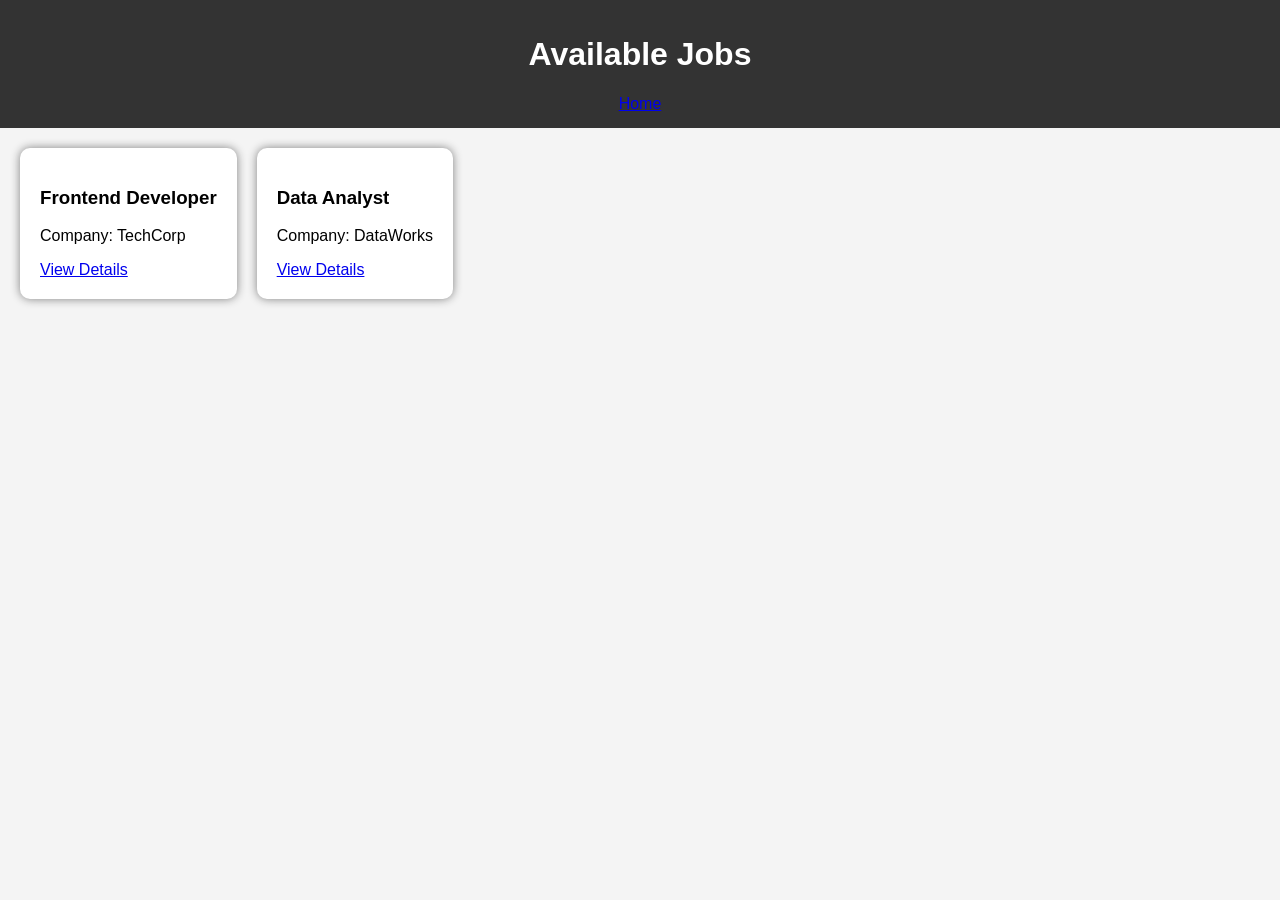
<file: TASK-1/jobs.html>
<!DOCTYPE html>
<html>
<head>
<title>Job Listings</title>
<link rel="stylesheet" href="style.css">
</head>

<body>

<header>
<h1>Available Jobs</h1>
<a href="index.html">Home</a>
</header>

<div class="job-container">

<div class="job-card">
<h3>Frontend Developer</h3>
<p>Company: TechCorp</p>
<a href="job-detail.html">View Details</a>
</div>

<div class="job-card">
<h3>Data Analyst</h3>
<p>Company: DataWorks</p>
<a href="job-detail.html">View Details</a>
</div>

</div>

</body>
</html>
</file>
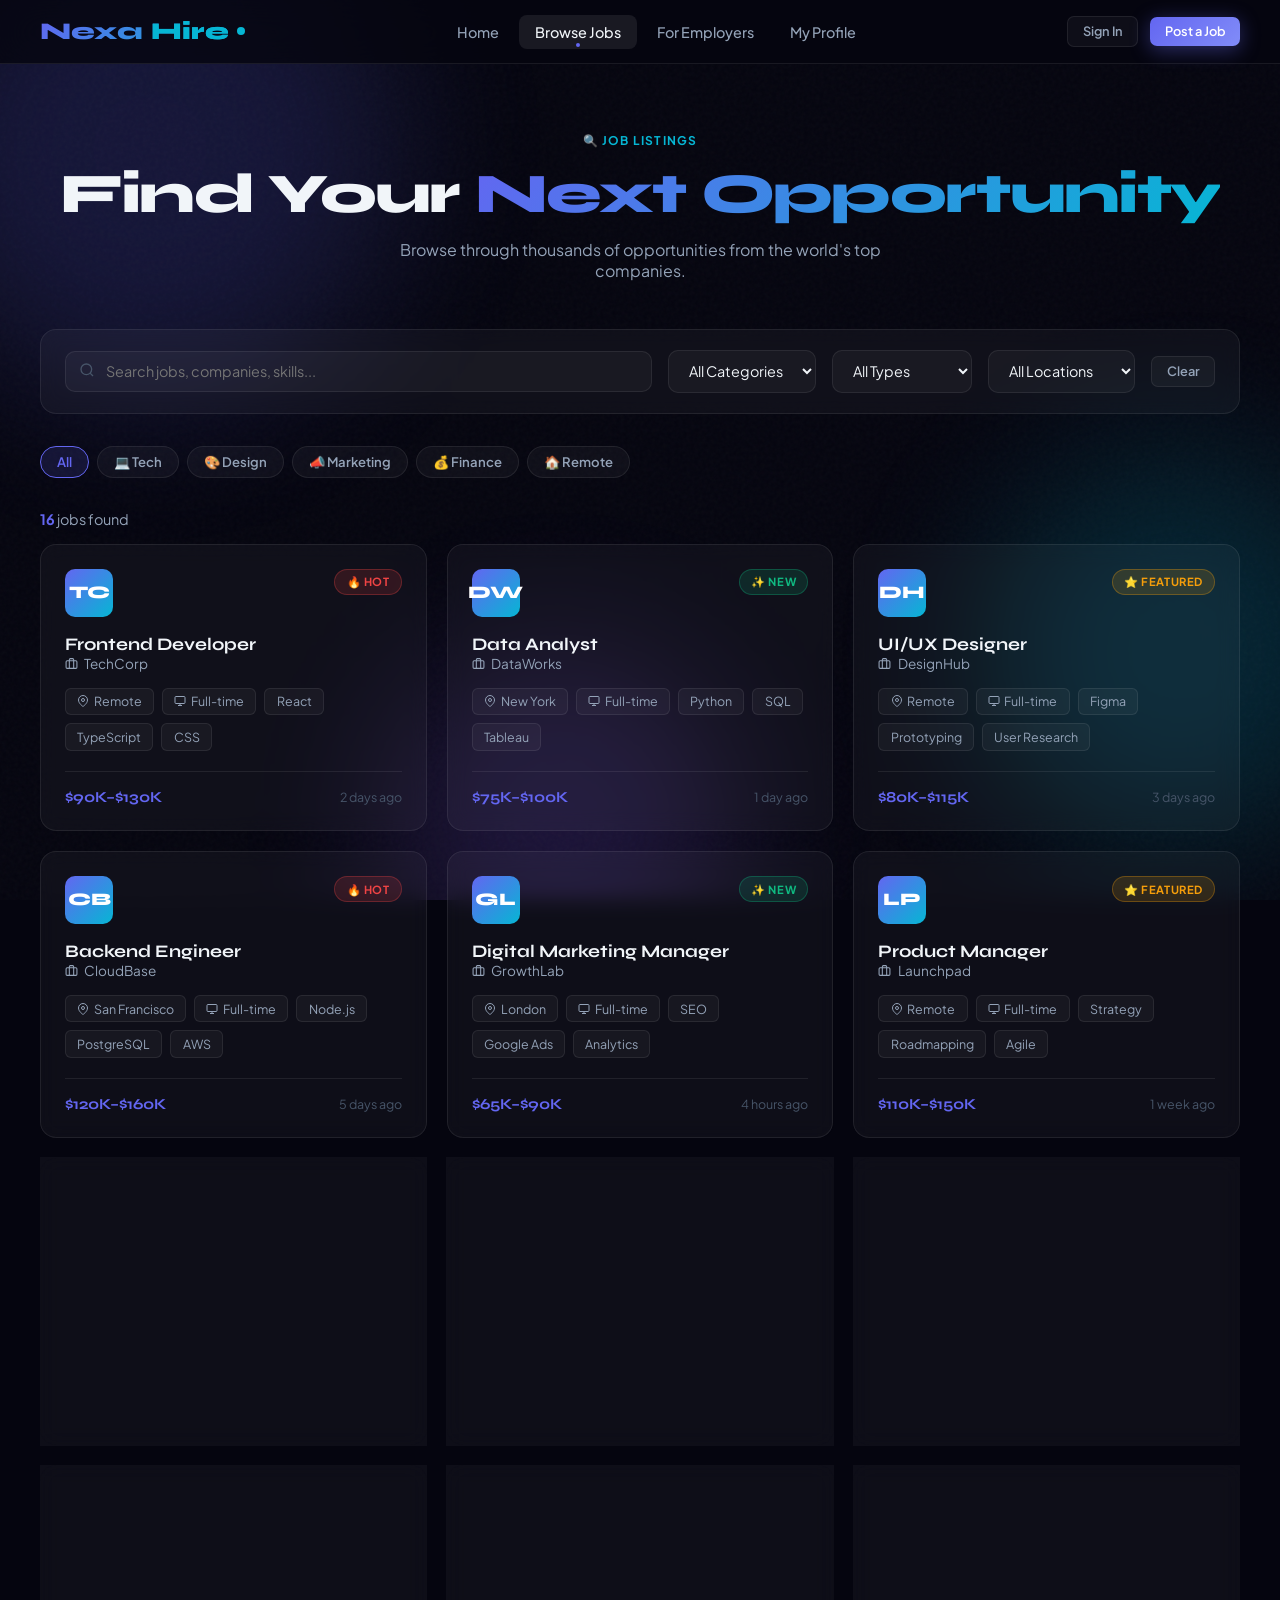
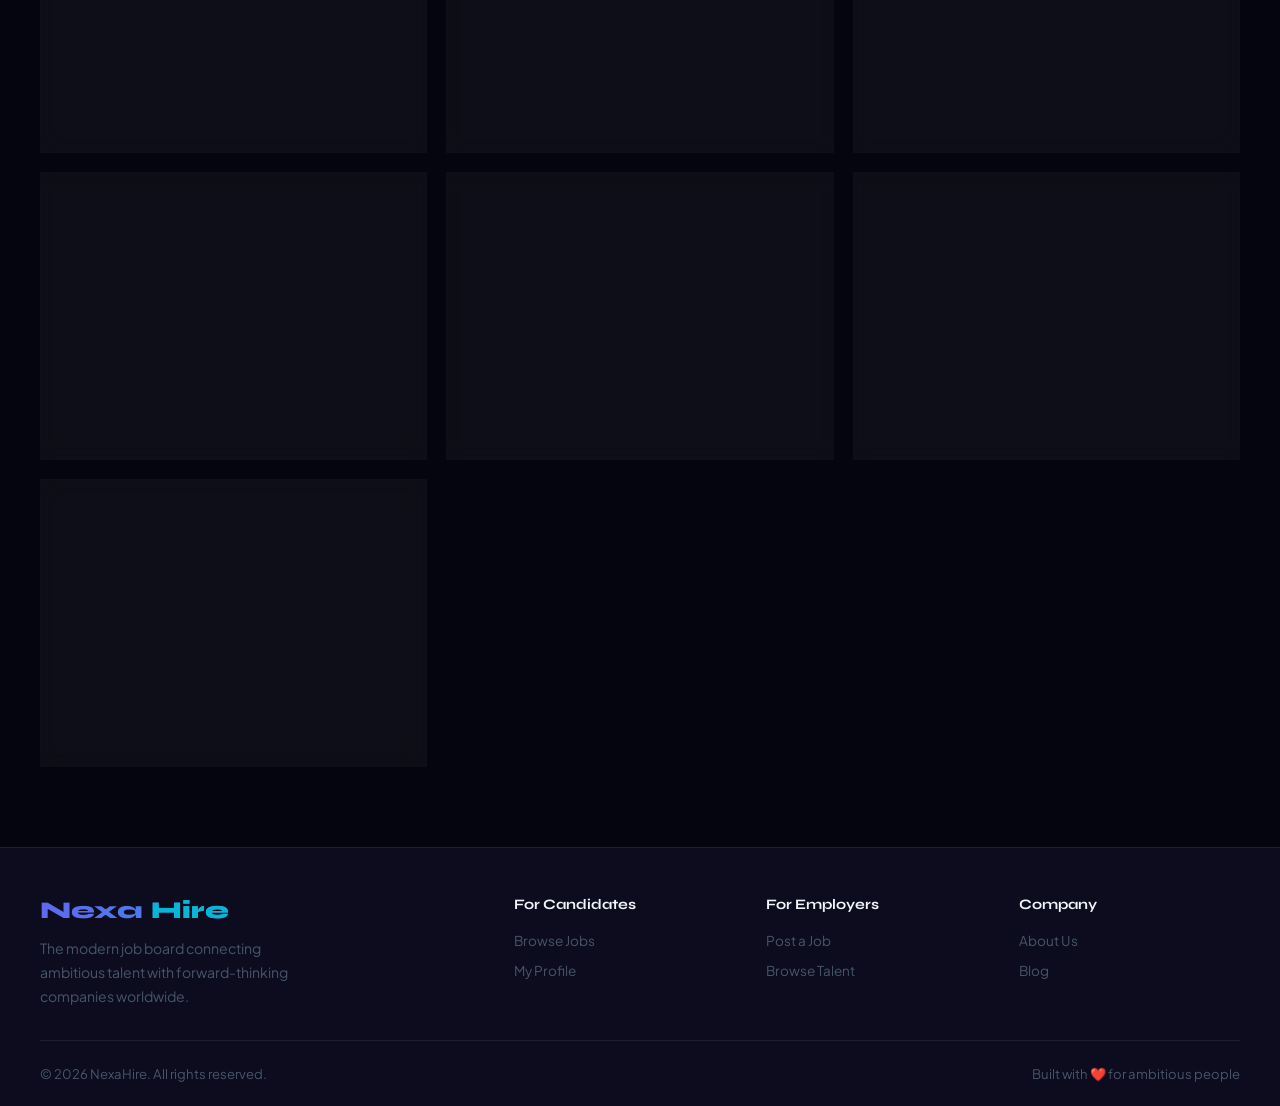
<file: Task-1/jobs.html>
<!DOCTYPE html>
<html lang="en">
<head>
  <meta charset="UTF-8">
  <meta name="viewport" content="width=device-width, initial-scale=1.0">
  <title>Browse Jobs — NexaHire</title>
  <link rel="stylesheet" href="style.css">
</head>
<body>

<div class="bg-orbs">
  <div class="orb orb-1"></div>
  <div class="orb orb-2"></div>
  <div class="orb orb-3"></div>
</div>

<nav class="navbar" id="navbar">
  <a href="index.html" class="nav-logo">Nexa<span style="color:var(--cyan);-webkit-text-fill-color:var(--cyan)">Hire</span><span class="dot"></span></a>
  <ul class="nav-links">
    <li><a href="index.html">Home</a></li>
    <li><a href="jobs.html" class="active">Browse Jobs</a></li>
    <li><a href="employer.html">For Employers</a></li>
    <li><a href="candidate.html">My Profile</a></li>
  </ul>
  <div class="nav-cta">
    <a href="candidate.html" class="btn btn-ghost btn-sm">Sign In</a>
    <a href="employer.html" class="btn btn-primary btn-sm">Post a Job</a>
  </div>
</nav>

<!-- Page Hero -->
<div class="page-hero">
  <span class="section-tag">🔍 Job Listings</span>
  <h1>Find Your <span class="text-gradient">Next Opportunity</span></h1>
  <p>Browse through thousands of opportunities from the world's top companies.</p>
</div>

<!-- Main Content -->
<section class="section" style="padding-top: 0;">
  <div class="container">

    <!-- Filter Bar -->
    <div class="filter-bar animate-on-scroll">
      <div class="search-input-wrapper">
        <span class="search-icon">
          <svg width="16" height="16" fill="none" stroke="currentColor" stroke-width="2" viewBox="0 0 24 24"><circle cx="11" cy="11" r="8"/><path d="m21 21-4.35-4.35"/></svg>
        </span>
        <input type="text" id="searchInput" placeholder="Search jobs, companies, skills..." oninput="filterJobs()">
      </div>
      <select class="filter-select" id="categoryFilter" onchange="filterJobs()">
        <option value="">All Categories</option>
        <option value="Technology">Technology</option>
        <option value="Design">Design</option>
        <option value="Marketing">Marketing</option>
        <option value="Finance">Finance</option>
        <option value="Healthcare">Healthcare</option>
        <option value="Education">Education</option>
      </select>
      <select class="filter-select" id="typeFilter" onchange="filterJobs()">
        <option value="">All Types</option>
        <option value="Full-time">Full-time</option>
        <option value="Part-time">Part-time</option>
        <option value="Contract">Contract</option>
        <option value="Internship">Internship</option>
      </select>
      <select class="filter-select" id="locationFilter" onchange="filterJobs()">
        <option value="">All Locations</option>
        <option value="Remote">Remote</option>
        <option value="New York">New York</option>
        <option value="San Francisco">San Francisco</option>
        <option value="London">London</option>
        <option value="Berlin">Berlin</option>
      </select>
      <button class="btn btn-ghost btn-sm" onclick="clearFilters()">Clear</button>
    </div>

    <!-- Category Chips -->
    <div class="category-chips animate-on-scroll" id="categoryChips">
      <span class="chip active" onclick="chipFilter('')">All</span>
      <span class="chip" onclick="chipFilter('Technology')">💻 Tech</span>
      <span class="chip" onclick="chipFilter('Design')">🎨 Design</span>
      <span class="chip" onclick="chipFilter('Marketing')">📣 Marketing</span>
      <span class="chip" onclick="chipFilter('Finance')">💰 Finance</span>
      <span class="chip" onclick="chipFilter('Remote')">🏠 Remote</span>
    </div>

    <!-- Results Count -->
    <p class="results-count" id="resultsCount"><span id="jobCount">0</span> jobs found</p>

    <!-- Job Grid -->
    <div class="job-grid" id="jobGrid"></div>

    <!-- Empty State -->
    <div class="empty-state" id="emptyState" style="display:none;">
      <div class="empty-state-icon">🔍</div>
      <h3>No jobs found</h3>
      <p>Try adjusting your search or filters to find more opportunities.</p>
      <button class="btn btn-primary" style="margin-top:1rem;" onclick="clearFilters()">Clear Filters</button>
    </div>

  </div>
</section>

<!-- Footer -->
<footer class="footer">
  <div class="footer-grid">
    <div class="footer-brand">
      <a href="index.html" class="nav-logo" style="text-decoration:none;">Nexa<span style="color:var(--cyan);-webkit-text-fill-color:var(--cyan)">Hire</span></a>
      <p>The modern job board connecting ambitious talent with forward-thinking companies worldwide.</p>
    </div>
    <div class="footer-col"><h4>For Candidates</h4><ul><li><a href="jobs.html">Browse Jobs</a></li><li><a href="candidate.html">My Profile</a></li></ul></div>
    <div class="footer-col"><h4>For Employers</h4><ul><li><a href="employer.html">Post a Job</a></li><li><a href="#">Browse Talent</a></li></ul></div>
    <div class="footer-col"><h4>Company</h4><ul><li><a href="#">About Us</a></li><li><a href="#">Blog</a></li></ul></div>
  </div>
  <div class="footer-bottom">
    <span>© 2026 NexaHire. All rights reserved.</span>
    <span>Built with ❤️ for ambitious people</span>
  </div>
</footer>

<script src="script.js"></script>
<script>
  // Read URL params
  const params = new URLSearchParams(window.location.search);
  const qParam = params.get('q') || '';
  const catParam = params.get('cat') || '';
  const locParam = params.get('loc') || '';
  if (qParam) document.getElementById('searchInput').value = qParam;
  if (catParam && catParam !== 'All') document.getElementById('categoryFilter').value = catParam;
  if (locParam) document.getElementById('locationFilter').value = locParam;

  renderAllJobs();
  filterJobs();
  initScrollAnimations();
  initNavbarScroll();

  function chipFilter(val) {
    document.querySelectorAll('#categoryChips .chip').forEach(c => c.classList.remove('active'));
    event.target.classList.add('active');
    if (val === 'Remote') {
      document.getElementById('categoryFilter').value = '';
      document.getElementById('locationFilter').value = 'Remote';
    } else {
      document.getElementById('categoryFilter').value = val;
      document.getElementById('locationFilter').value = '';
    }
    filterJobs();
  }

  function clearFilters() {
    document.getElementById('searchInput').value = '';
    document.getElementById('categoryFilter').value = '';
    document.getElementById('typeFilter').value = '';
    document.getElementById('locationFilter').value = '';
    document.querySelectorAll('#categoryChips .chip').forEach((c,i) => { c.classList.toggle('active', i===0); });
    filterJobs();
  }
</script>
</body>
</html>
</file>
<file: TASK-1/style.css>
body{
font-family: Arial;
margin:0;
background:#f4f4f4;
}

header{
background:#333;
color:white;
padding:15px;
text-align:center;
}

nav a{
color:white;
margin:10px;
text-decoration:none;
}

.hero{
text-align:center;
padding:80px;
}

.btn{
background:blue;
color:white;
padding:10px 20px;
text-decoration:none;
}

.job-container{
display:flex;
gap:20px;
padding:20px;
}

.job-card{
background:white;
padding:20px;
border-radius:10px;
box-shadow:0 0 10px gray;
}
</file>
<file: Task-1/style.css>
@import url('https://fonts.googleapis.com/css2?family=Syne:wght@400;500;600;700;800&family=Plus+Jakarta+Sans:wght@300;400;500;600;700&display=swap');

:root {
  --bg-primary: #05050f;
  --bg-secondary: #0c0c1e;
  --bg-card: rgba(255, 255, 255, 0.04);
  --bg-card-hover: rgba(255, 255, 255, 0.08);
  --border: rgba(255, 255, 255, 0.08);
  --border-hover: rgba(99, 102, 241, 0.5);
  --primary: #6366f1;
  --primary-glow: rgba(99, 102, 241, 0.4);
  --cyan: #06b6d4;
  --cyan-glow: rgba(6, 182, 212, 0.3);
  --amber: #f59e0b;
  --green: #10b981;
  --red: #ef4444;
  --text-primary: #f1f5f9;
  --text-secondary: #94a3b8;
  --text-muted: #475569;
  --font-display: 'Syne', sans-serif;
  --font-body: 'Plus Jakarta Sans', sans-serif;
  --radius: 16px;
  --radius-sm: 8px;
  --shadow-glow: 0 0 40px rgba(99, 102, 241, 0.15);
  --transition: all 0.3s cubic-bezier(0.4, 0, 0.2, 1);
}

*, *::before, *::after { box-sizing: border-box; margin: 0; padding: 0; }

html { scroll-behavior: smooth; }

body {
  font-family: var(--font-body);
  background: var(--bg-primary);
  color: var(--text-primary);
  min-height: 100vh;
  overflow-x: hidden;
}

/* ─── NOISE TEXTURE OVERLAY ─── */
body::before {
  content: '';
  position: fixed;
  inset: 0;
  background-image: url("data:image/svg+xml,%3Csvg viewBox='0 0 256 256' xmlns='http://www.w3.org/2000/svg'%3E%3Cfilter id='noise'%3E%3CfeTurbulence type='fractalNoise' baseFrequency='0.9' numOctaves='4' stitchTiles='stitch'/%3E%3C/filter%3E%3Crect width='100%25' height='100%25' filter='url(%23noise)' opacity='0.03'/%3E%3C/svg%3E");
  pointer-events: none;
  z-index: 0;
}

/* ─── ANIMATED BACKGROUND ORBS ─── */
.bg-orbs {
  position: fixed;
  inset: 0;
  pointer-events: none;
  z-index: 0;
  overflow: hidden;
}
.orb {
  position: absolute;
  border-radius: 50%;
  filter: blur(80px);
  opacity: 0.18;
  animation: floatOrb 12s ease-in-out infinite;
}
.orb-1 { width: 500px; height: 500px; background: var(--primary); top: -100px; left: -100px; animation-delay: 0s; }
.orb-2 { width: 400px; height: 400px; background: var(--cyan); top: 50%; right: -100px; animation-delay: -4s; }
.orb-3 { width: 350px; height: 350px; background: #8b5cf6; bottom: -100px; left: 30%; animation-delay: -8s; }

@keyframes floatOrb {
  0%, 100% { transform: translate(0, 0) scale(1); }
  33% { transform: translate(30px, -30px) scale(1.05); }
  66% { transform: translate(-20px, 20px) scale(0.95); }
}

/* ─── NAVBAR ─── */
nav.navbar {
  position: fixed;
  top: 0; left: 0; right: 0;
  z-index: 1000;
  display: flex;
  align-items: center;
  justify-content: space-between;
  padding: 1rem 2.5rem;
  background: rgba(5, 5, 15, 0.8);
  backdrop-filter: blur(20px);
  -webkit-backdrop-filter: blur(20px);
  border-bottom: 1px solid var(--border);
  transition: var(--transition);
}
nav.navbar.scrolled {
  background: rgba(5, 5, 15, 0.95);
  box-shadow: 0 4px 30px rgba(0,0,0,0.4);
}
.nav-logo {
  font-family: var(--font-display);
  font-size: 1.5rem;
  font-weight: 800;
  background: linear-gradient(135deg, var(--primary), var(--cyan));
  -webkit-background-clip: text;
  -webkit-text-fill-color: transparent;
  background-clip: text;
  text-decoration: none;
  display: flex;
  align-items: center;
  gap: 0.5rem;
}
.nav-logo span.dot {
  width: 8px; height: 8px;
  background: var(--cyan);
  border-radius: 50%;
  display: inline-block;
  animation: pulse 2s infinite;
  -webkit-text-fill-color: initial;
}
@keyframes pulse {
  0%, 100% { box-shadow: 0 0 0 0 var(--cyan-glow); }
  50% { box-shadow: 0 0 0 8px transparent; }
}
.nav-links {
  display: flex;
  align-items: center;
  gap: 0.25rem;
  list-style: none;
}
.nav-links a {
  font-size: 0.9rem;
  font-weight: 500;
  color: var(--text-secondary);
  text-decoration: none;
  padding: 0.5rem 1rem;
  border-radius: 8px;
  transition: var(--transition);
  position: relative;
}
.nav-links a:hover, .nav-links a.active {
  color: var(--text-primary);
  background: var(--bg-card-hover);
}
.nav-links a.active::after {
  content: '';
  position: absolute;
  bottom: 2px; left: 50%; transform: translateX(-50%);
  width: 4px; height: 4px;
  background: var(--primary);
  border-radius: 50%;
}
.nav-cta {
  display: flex;
  gap: 0.75rem;
  align-items: center;
}

/* ─── BUTTONS ─── */
.btn {
  display: inline-flex;
  align-items: center;
  gap: 0.5rem;
  padding: 0.65rem 1.5rem;
  border-radius: 10px;
  font-family: var(--font-body);
  font-size: 0.9rem;
  font-weight: 600;
  cursor: pointer;
  border: none;
  text-decoration: none;
  transition: var(--transition);
  position: relative;
  overflow: hidden;
}
.btn::before {
  content: '';
  position: absolute;
  inset: 0;
  background: linear-gradient(135deg, rgba(255,255,255,0.1), transparent);
  opacity: 0;
  transition: var(--transition);
}
.btn:hover::before { opacity: 1; }

.btn-primary {
  background: linear-gradient(135deg, var(--primary), #818cf8);
  color: white;
  box-shadow: 0 4px 20px var(--primary-glow);
}
.btn-primary:hover {
  transform: translateY(-2px);
  box-shadow: 0 8px 30px var(--primary-glow);
}
.btn-outline {
  background: transparent;
  color: var(--text-primary);
  border: 1px solid var(--border);
}
.btn-outline:hover {
  border-color: var(--primary);
  background: rgba(99, 102, 241, 0.1);
  transform: translateY(-2px);
}
.btn-ghost {
  background: var(--bg-card);
  color: var(--text-secondary);
  border: 1px solid var(--border);
}
.btn-ghost:hover {
  background: var(--bg-card-hover);
  color: var(--text-primary);
}
.btn-cyan {
  background: linear-gradient(135deg, var(--cyan), #0891b2);
  color: white;
  box-shadow: 0 4px 20px var(--cyan-glow);
}
.btn-cyan:hover {
  transform: translateY(-2px);
  box-shadow: 0 8px 30px var(--cyan-glow);
}
.btn-lg {
  padding: 1rem 2rem;
  font-size: 1rem;
  border-radius: 12px;
}
.btn-sm {
  padding: 0.4rem 0.9rem;
  font-size: 0.8rem;
  border-radius: 7px;
}

/* ─── HERO SECTION ─── */
.hero {
  position: relative;
  z-index: 1;
  min-height: 100vh;
  display: flex;
  flex-direction: column;
  align-items: center;
  justify-content: center;
  text-align: center;
  padding: 8rem 2rem 4rem;
}
.hero-badge {
  display: inline-flex;
  align-items: center;
  gap: 0.5rem;
  background: rgba(99, 102, 241, 0.1);
  border: 1px solid rgba(99, 102, 241, 0.3);
  color: #a5b4fc;
  font-size: 0.8rem;
  font-weight: 600;
  letter-spacing: 0.05em;
  text-transform: uppercase;
  padding: 0.4rem 1rem;
  border-radius: 100px;
  margin-bottom: 1.5rem;
  animation: fadeInDown 0.6s ease both;
}
.hero-badge-dot {
  width: 6px; height: 6px;
  background: var(--primary);
  border-radius: 50%;
  animation: pulse 1.5s infinite;
}
.hero h1 {
  font-family: var(--font-display);
  font-size: clamp(3rem, 7vw, 5.5rem);
  font-weight: 800;
  line-height: 1.05;
  letter-spacing: -0.03em;
  margin-bottom: 1.5rem;
  animation: fadeInUp 0.7s ease 0.1s both;
}
.hero h1 .gradient-text {
  background: linear-gradient(135deg, var(--primary) 0%, var(--cyan) 50%, #a78bfa 100%);
  -webkit-background-clip: text;
  -webkit-text-fill-color: transparent;
  background-clip: text;
  background-size: 200% auto;
  animation: gradientShift 4s ease infinite;
}
@keyframes gradientShift {
  0%, 100% { background-position: 0% center; }
  50% { background-position: 100% center; }
}
.hero p {
  font-size: clamp(1rem, 2vw, 1.2rem);
  color: var(--text-secondary);
  max-width: 560px;
  margin: 0 auto 2.5rem;
  line-height: 1.7;
  animation: fadeInUp 0.7s ease 0.2s both;
}
.hero-actions {
  display: flex;
  gap: 1rem;
  justify-content: center;
  flex-wrap: wrap;
  margin-bottom: 4rem;
  animation: fadeInUp 0.7s ease 0.3s both;
}
.hero-search {
  display: flex;
  align-items: center;
  gap: 0;
  background: var(--bg-card);
  border: 1px solid var(--border);
  border-radius: 14px;
  overflow: hidden;
  max-width: 600px;
  width: 100%;
  margin: 0 auto 3rem;
  backdrop-filter: blur(10px);
  transition: var(--transition);
  animation: fadeInUp 0.7s ease 0.2s both;
}
.hero-search:focus-within {
  border-color: var(--primary);
  box-shadow: 0 0 0 3px var(--primary-glow);
}
.hero-search input {
  flex: 1;
  background: transparent;
  border: none;
  outline: none;
  padding: 1rem 1.25rem;
  font-family: var(--font-body);
  font-size: 1rem;
  color: var(--text-primary);
}
.hero-search input::placeholder { color: var(--text-muted); }
.hero-search .search-divider {
  width: 1px; height: 24px;
  background: var(--border);
}
.hero-search button {
  background: linear-gradient(135deg, var(--primary), #818cf8);
  border: none;
  color: white;
  padding: 0.85rem 1.5rem;
  font-family: var(--font-body);
  font-weight: 600;
  font-size: 0.9rem;
  cursor: pointer;
  display: flex;
  align-items: center;
  gap: 0.5rem;
  transition: var(--transition);
  margin: 4px;
  border-radius: 10px;
}
.hero-search button:hover { opacity: 0.9; }

/* ─── STATS BAR ─── */
.stats-bar {
  position: relative; z-index: 1;
  display: flex;
  justify-content: center;
  gap: 0;
  max-width: 700px;
  width: 100%;
  margin: 0 auto;
  animation: fadeInUp 0.7s ease 0.4s both;
}
.stat-item {
  flex: 1;
  text-align: center;
  padding: 1.5rem 1rem;
  border-right: 1px solid var(--border);
}
.stat-item:last-child { border-right: none; }
.stat-number {
  font-family: var(--font-display);
  font-size: 1.8rem;
  font-weight: 800;
  background: linear-gradient(135deg, var(--primary), var(--cyan));
  -webkit-background-clip: text;
  -webkit-text-fill-color: transparent;
  background-clip: text;
}
.stat-label { font-size: 0.8rem; color: var(--text-muted); margin-top: 0.25rem; }

/* ─── SECTION LAYOUT ─── */
.section {
  position: relative; z-index: 1;
  padding: 5rem 2rem;
}
.container { max-width: 1200px; margin: 0 auto; }
.section-header {
  text-align: center;
  margin-bottom: 3rem;
}
.section-tag {
  display: inline-block;
  font-size: 0.75rem;
  font-weight: 700;
  letter-spacing: 0.1em;
  text-transform: uppercase;
  color: var(--cyan);
  margin-bottom: 0.75rem;
}
.section-title {
  font-family: var(--font-display);
  font-size: clamp(1.8rem, 4vw, 2.8rem);
  font-weight: 800;
  letter-spacing: -0.02em;
  margin-bottom: 0.75rem;
}
.section-subtitle {
  font-size: 1rem;
  color: var(--text-secondary);
  max-width: 500px;
  margin: 0 auto;
  line-height: 1.7;
}

/* ─── JOB CARDS ─── */
.job-grid {
  display: grid;
  grid-template-columns: repeat(auto-fill, minmax(340px, 1fr));
  gap: 1.25rem;
}
.job-card {
  background: var(--bg-card);
  border: 1px solid var(--border);
  border-radius: var(--radius);
  padding: 1.5rem;
  transition: var(--transition);
  cursor: pointer;
  position: relative;
  overflow: hidden;
  backdrop-filter: blur(10px);
  animation: fadeInUp 0.5s ease both;
}
.job-card::before {
  content: '';
  position: absolute;
  top: 0; left: 0; right: 0;
  height: 2px;
  background: linear-gradient(90deg, var(--primary), var(--cyan));
  transform: scaleX(0);
  transform-origin: left;
  transition: transform 0.3s ease;
}
.job-card:hover {
  border-color: var(--border-hover);
  background: var(--bg-card-hover);
  transform: translateY(-4px);
  box-shadow: var(--shadow-glow), 0 20px 40px rgba(0,0,0,0.3);
}
.job-card:hover::before { transform: scaleX(1); }

.job-card-top {
  display: flex;
  align-items: flex-start;
  justify-content: space-between;
  margin-bottom: 1rem;
}
.company-logo {
  width: 48px; height: 48px;
  border-radius: 10px;
  background: linear-gradient(135deg, var(--primary), var(--cyan));
  display: flex;
  align-items: center;
  justify-content: center;
  font-family: var(--font-display);
  font-size: 1.1rem;
  font-weight: 800;
  color: white;
  flex-shrink: 0;
}
.job-badge {
  font-size: 0.7rem;
  font-weight: 700;
  letter-spacing: 0.05em;
  text-transform: uppercase;
  padding: 0.3rem 0.7rem;
  border-radius: 100px;
}
.badge-new { background: rgba(16, 185, 129, 0.15); color: var(--green); border: 1px solid rgba(16,185,129,0.3); }
.badge-hot { background: rgba(239, 68, 68, 0.15); color: var(--red); border: 1px solid rgba(239,68,68,0.3); }
.badge-featured { background: rgba(245, 158, 11, 0.15); color: var(--amber); border: 1px solid rgba(245,158,11,0.3); }
.badge-remote { background: rgba(6, 182, 212, 0.15); color: var(--cyan); border: 1px solid rgba(6,182,212,0.3); }

.job-title {
  font-family: var(--font-display);
  font-size: 1.1rem;
  font-weight: 700;
  color: var(--text-primary);
  margin-bottom: 0.35rem;
  text-decoration: none;
}
.job-title:hover { color: var(--primary); }
.job-company {
  font-size: 0.85rem;
  color: var(--text-secondary);
  margin-bottom: 1rem;
  display: flex;
  align-items: center;
  gap: 0.4rem;
}
.job-meta {
  display: flex;
  flex-wrap: wrap;
  gap: 0.5rem;
  margin-bottom: 1.25rem;
}
.job-tag {
  display: flex;
  align-items: center;
  gap: 0.3rem;
  font-size: 0.78rem;
  color: var(--text-secondary);
  background: rgba(255,255,255,0.04);
  border: 1px solid var(--border);
  padding: 0.3rem 0.7rem;
  border-radius: 6px;
}
.job-footer {
  display: flex;
  align-items: center;
  justify-content: space-between;
  padding-top: 1rem;
  border-top: 1px solid var(--border);
}
.job-salary {
  font-family: var(--font-display);
  font-size: 0.95rem;
  font-weight: 700;
  color: var(--primary);
}
.job-posted { font-size: 0.78rem; color: var(--text-muted); }

/* ─── SEARCH & FILTER (Jobs Page) ─── */
.filter-bar {
  background: var(--bg-card);
  border: 1px solid var(--border);
  border-radius: var(--radius);
  padding: 1.25rem 1.5rem;
  margin-bottom: 2rem;
  display: flex;
  flex-wrap: wrap;
  gap: 1rem;
  align-items: center;
  backdrop-filter: blur(10px);
}
.search-input-wrapper {
  flex: 1;
  min-width: 250px;
  position: relative;
  display: flex;
  align-items: center;
}
.search-icon {
  position: absolute;
  left: 0.9rem;
  color: var(--text-muted);
  font-size: 1rem;
}
.search-input-wrapper input {
  width: 100%;
  background: rgba(255,255,255,0.04);
  border: 1px solid var(--border);
  border-radius: 10px;
  outline: none;
  padding: 0.65rem 1rem 0.65rem 2.5rem;
  font-family: var(--font-body);
  font-size: 0.9rem;
  color: var(--text-primary);
  transition: var(--transition);
}
.search-input-wrapper input:focus {
  border-color: var(--primary);
  box-shadow: 0 0 0 3px var(--primary-glow);
}
.filter-select {
  background: rgba(255,255,255,0.04);
  border: 1px solid var(--border);
  border-radius: 10px;
  outline: none;
  padding: 0.65rem 1rem;
  font-family: var(--font-body);
  font-size: 0.9rem;
  color: var(--text-primary);
  cursor: pointer;
  min-width: 140px;
  transition: var(--transition);
}
.filter-select:focus { border-color: var(--primary); }
.filter-select option { background: #0c0c1e; }

.results-count {
  font-size: 0.9rem;
  color: var(--text-secondary);
  margin-bottom: 1rem;
}
.results-count span { color: var(--primary); font-weight: 700; }

/* ─── CATEGORY CHIPS ─── */
.category-chips {
  display: flex;
  flex-wrap: wrap;
  gap: 0.5rem;
  margin-bottom: 2rem;
}
.chip {
  padding: 0.4rem 1rem;
  border-radius: 100px;
  font-size: 0.82rem;
  font-weight: 600;
  border: 1px solid var(--border);
  background: var(--bg-card);
  color: var(--text-secondary);
  cursor: pointer;
  transition: var(--transition);
}
.chip:hover, .chip.active {
  background: rgba(99,102,241,0.15);
  border-color: var(--primary);
  color: var(--primary);
}

/* ─── FORMS ─── */
.form-page {
  min-height: 100vh;
  padding: 7rem 2rem 4rem;
  position: relative;
  z-index: 1;
}
.form-container {
  max-width: 700px;
  margin: 0 auto;
}
.form-header {
  margin-bottom: 2.5rem;
}
.form-header h1 {
  font-family: var(--font-display);
  font-size: clamp(2rem, 4vw, 3rem);
  font-weight: 800;
  letter-spacing: -0.02em;
  margin-bottom: 0.5rem;
}
.form-header p { font-size: 1rem; color: var(--text-secondary); }

.form-card {
  background: var(--bg-card);
  border: 1px solid var(--border);
  border-radius: var(--radius);
  padding: 2rem;
  backdrop-filter: blur(10px);
}
.form-row { display: grid; gap: 1rem; margin-bottom: 1rem; }
.form-row.two-col { grid-template-columns: 1fr 1fr; }
.form-group { display: flex; flex-direction: column; gap: 0.4rem; }
.form-group label {
  font-size: 0.85rem;
  font-weight: 600;
  color: var(--text-secondary);
  letter-spacing: 0.02em;
}
.form-control {
  background: rgba(255,255,255,0.04);
  border: 1px solid var(--border);
  border-radius: 10px;
  outline: none;
  padding: 0.8rem 1rem;
  font-family: var(--font-body);
  font-size: 0.95rem;
  color: var(--text-primary);
  width: 100%;
  transition: var(--transition);
}
.form-control:focus {
  border-color: var(--primary);
  box-shadow: 0 0 0 3px var(--primary-glow);
  background: rgba(99,102,241,0.05);
}
.form-control::placeholder { color: var(--text-muted); }
textarea.form-control { resize: vertical; min-height: 120px; }
select.form-control { cursor: pointer; }
select.form-control option { background: #0c0c1e; }

.form-section-title {
  font-family: var(--font-display);
  font-size: 1rem;
  font-weight: 700;
  color: var(--text-primary);
  margin: 1.5rem 0 1rem;
  padding-bottom: 0.75rem;
  border-bottom: 1px solid var(--border);
  display: flex;
  align-items: center;
  gap: 0.5rem;
}

.skill-tags {
  display: flex;
  flex-wrap: wrap;
  gap: 0.5rem;
  margin-top: 0.5rem;
}
.skill-tag {
  display: flex;
  align-items: center;
  gap: 0.4rem;
  background: rgba(99,102,241,0.15);
  border: 1px solid rgba(99,102,241,0.3);
  color: #a5b4fc;
  font-size: 0.8rem;
  font-weight: 600;
  padding: 0.3rem 0.7rem;
  border-radius: 100px;
}
.skill-tag .remove { cursor: pointer; opacity: 0.6; }
.skill-tag .remove:hover { opacity: 1; }

/* ─── JOB DETAIL PAGE ─── */
.job-detail-page {
  min-height: 100vh;
  padding: 7rem 2rem 4rem;
  position: relative;
  z-index: 1;
}
.job-detail-layout {
  max-width: 1100px;
  margin: 0 auto;
  display: grid;
  grid-template-columns: 1fr 340px;
  gap: 2rem;
  align-items: start;
}
.job-detail-main {
  background: var(--bg-card);
  border: 1px solid var(--border);
  border-radius: var(--radius);
  padding: 2rem;
  backdrop-filter: blur(10px);
}
.job-detail-header {
  display: flex;
  align-items: flex-start;
  gap: 1.25rem;
  margin-bottom: 1.5rem;
  padding-bottom: 1.5rem;
  border-bottom: 1px solid var(--border);
}
.company-logo-lg {
  width: 72px; height: 72px;
  border-radius: 14px;
  background: linear-gradient(135deg, var(--primary), var(--cyan));
  display: flex;
  align-items: center;
  justify-content: center;
  font-family: var(--font-display);
  font-size: 1.6rem;
  font-weight: 800;
  color: white;
  flex-shrink: 0;
}
.job-detail-title {
  font-family: var(--font-display);
  font-size: clamp(1.5rem, 3vw, 2rem);
  font-weight: 800;
  letter-spacing: -0.02em;
  margin-bottom: 0.35rem;
}
.job-detail-company {
  font-size: 0.95rem;
  color: var(--text-secondary);
  margin-bottom: 0.75rem;
  display: flex;
  align-items: center;
  gap: 0.5rem;
}
.verified-badge {
  color: var(--cyan);
  font-size: 0.8rem;
  display: flex;
  align-items: center;
  gap: 0.25rem;
}

.job-detail-meta {
  display: flex;
  flex-wrap: wrap;
  gap: 1.5rem;
  margin-bottom: 1.5rem;
}
.meta-item {
  display: flex;
  align-items: center;
  gap: 0.4rem;
  font-size: 0.88rem;
  color: var(--text-secondary);
}
.meta-icon { color: var(--primary); }

.detail-section { margin-bottom: 2rem; }
.detail-section h3 {
  font-family: var(--font-display);
  font-size: 1.05rem;
  font-weight: 700;
  margin-bottom: 1rem;
  color: var(--text-primary);
}
.detail-section p {
  font-size: 0.95rem;
  line-height: 1.8;
  color: var(--text-secondary);
}
.requirement-list {
  list-style: none;
  display: flex;
  flex-direction: column;
  gap: 0.6rem;
}
.requirement-list li {
  display: flex;
  align-items: flex-start;
  gap: 0.75rem;
  font-size: 0.92rem;
  color: var(--text-secondary);
  line-height: 1.6;
}
.req-check {
  color: var(--green);
  flex-shrink: 0;
  margin-top: 2px;
}

.job-detail-sidebar {
  display: flex;
  flex-direction: column;
  gap: 1.25rem;
  position: sticky;
  top: 6rem;
}
.sidebar-card {
  background: var(--bg-card);
  border: 1px solid var(--border);
  border-radius: var(--radius);
  padding: 1.5rem;
  backdrop-filter: blur(10px);
}
.sidebar-card h3 {
  font-family: var(--font-display);
  font-size: 1rem;
  font-weight: 700;
  margin-bottom: 1.25rem;
}
.overview-item {
  display: flex;
  align-items: center;
  justify-content: space-between;
  padding: 0.7rem 0;
  border-bottom: 1px solid var(--border);
  font-size: 0.88rem;
}
.overview-item:last-child { border-bottom: none; padding-bottom: 0; }
.overview-label { color: var(--text-muted); }
.overview-value { color: var(--text-primary); font-weight: 600; }

/* ─── MODAL ─── */
.modal-overlay {
  position: fixed;
  inset: 0;
  background: rgba(0, 0, 0, 0.8);
  backdrop-filter: blur(8px);
  z-index: 9999;
  display: flex;
  align-items: center;
  justify-content: center;
  padding: 1rem;
  opacity: 0;
  pointer-events: none;
  transition: opacity 0.3s ease;
}
.modal-overlay.active {
  opacity: 1;
  pointer-events: all;
}
.modal {
  background: #0c0c1e;
  border: 1px solid var(--border);
  border-radius: var(--radius);
  padding: 2rem;
  max-width: 520px;
  width: 100%;
  max-height: 90vh;
  overflow-y: auto;
  transform: translateY(20px) scale(0.97);
  transition: transform 0.3s ease;
}
.modal-overlay.active .modal { transform: translateY(0) scale(1); }
.modal-header {
  display: flex;
  align-items: center;
  justify-content: space-between;
  margin-bottom: 1.5rem;
}
.modal-title {
  font-family: var(--font-display);
  font-size: 1.3rem;
  font-weight: 800;
}
.modal-close {
  background: var(--bg-card);
  border: 1px solid var(--border);
  color: var(--text-secondary);
  width: 32px; height: 32px;
  border-radius: 8px;
  cursor: pointer;
  display: flex;
  align-items: center;
  justify-content: center;
  transition: var(--transition);
}
.modal-close:hover { color: var(--text-primary); background: var(--bg-card-hover); }

/* ─── SUCCESS STATE ─── */
.success-state {
  text-align: center;
  padding: 2rem;
  display: none;
}
.success-icon {
  width: 64px; height: 64px;
  background: rgba(16, 185, 129, 0.15);
  border: 2px solid var(--green);
  border-radius: 50%;
  display: flex;
  align-items: center;
  justify-content: center;
  font-size: 1.5rem;
  margin: 0 auto 1.25rem;
  color: var(--green);
}
.success-state h3 {
  font-family: var(--font-display);
  font-size: 1.4rem;
  font-weight: 800;
  margin-bottom: 0.5rem;
}
.success-state p { color: var(--text-secondary); font-size: 0.9rem; }

/* ─── CANDIDATE PROFILE ─── */
.profile-layout {
  max-width: 1000px;
  margin: 0 auto;
  display: grid;
  grid-template-columns: 280px 1fr;
  gap: 2rem;
  align-items: start;
}
.profile-sidebar {
  position: sticky;
  top: 6rem;
}
.profile-card {
  background: var(--bg-card);
  border: 1px solid var(--border);
  border-radius: var(--radius);
  padding: 2rem;
  text-align: center;
  backdrop-filter: blur(10px);
}
.profile-avatar {
  width: 90px; height: 90px;
  border-radius: 50%;
  background: linear-gradient(135deg, var(--primary), var(--cyan));
  display: flex;
  align-items: center;
  justify-content: center;
  font-family: var(--font-display);
  font-size: 2rem;
  font-weight: 800;
  color: white;
  margin: 0 auto 1rem;
  position: relative;
}
.avatar-status {
  position: absolute;
  bottom: 4px; right: 4px;
  width: 14px; height: 14px;
  background: var(--green);
  border-radius: 50%;
  border: 2px solid #0c0c1e;
}
.profile-name {
  font-family: var(--font-display);
  font-size: 1.2rem;
  font-weight: 800;
  margin-bottom: 0.25rem;
}
.profile-title { font-size: 0.85rem; color: var(--text-secondary); margin-bottom: 1.25rem; }
.profile-completion {
  background: rgba(255,255,255,0.04);
  border: 1px solid var(--border);
  border-radius: 10px;
  padding: 1rem;
  margin-top: 1.25rem;
}
.completion-label {
  display: flex;
  justify-content: space-between;
  font-size: 0.8rem;
  color: var(--text-secondary);
  margin-bottom: 0.5rem;
}
.completion-bar {
  height: 6px;
  background: rgba(255,255,255,0.08);
  border-radius: 100px;
  overflow: hidden;
}
.completion-fill {
  height: 100%;
  background: linear-gradient(90deg, var(--primary), var(--cyan));
  border-radius: 100px;
  transition: width 1s ease;
}
.stat-pills { display: flex; gap: 0.5rem; justify-content: center; flex-wrap: wrap; margin-top: 1rem; }
.stat-pill {
  background: rgba(99,102,241,0.1);
  border: 1px solid rgba(99,102,241,0.2);
  color: #a5b4fc;
  font-size: 0.78rem;
  font-weight: 600;
  padding: 0.3rem 0.7rem;
  border-radius: 100px;
}

/* ─── HOW IT WORKS ─── */
.steps-grid {
  display: grid;
  grid-template-columns: repeat(auto-fit, minmax(220px, 1fr));
  gap: 1.5rem;
}
.step-card {
  background: var(--bg-card);
  border: 1px solid var(--border);
  border-radius: var(--radius);
  padding: 2rem 1.5rem;
  text-align: center;
  transition: var(--transition);
  position: relative;
  overflow: hidden;
}
.step-card::after {
  content: '';
  position: absolute;
  inset: 0;
  background: radial-gradient(circle at 50% 0%, rgba(99,102,241,0.08) 0%, transparent 70%);
  opacity: 0;
  transition: var(--transition);
}
.step-card:hover { border-color: var(--border-hover); transform: translateY(-4px); }
.step-card:hover::after { opacity: 1; }
.step-number {
  font-family: var(--font-display);
  font-size: 3rem;
  font-weight: 800;
  background: linear-gradient(135deg, var(--primary), var(--cyan));
  -webkit-background-clip: text;
  -webkit-text-fill-color: transparent;
  background-clip: text;
  opacity: 0.3;
  line-height: 1;
  margin-bottom: 1rem;
}
.step-icon {
  font-size: 1.8rem;
  margin-bottom: 1rem;
  display: block;
}
.step-title {
  font-family: var(--font-display);
  font-size: 1.05rem;
  font-weight: 700;
  margin-bottom: 0.5rem;
}
.step-desc { font-size: 0.88rem; color: var(--text-secondary); line-height: 1.6; }

/* ─── CTA SECTION ─── */
.cta-section {
  position: relative;
  z-index: 1;
  padding: 5rem 2rem;
  text-align: center;
}
.cta-box {
  max-width: 700px;
  margin: 0 auto;
  background: linear-gradient(135deg, rgba(99,102,241,0.15), rgba(6,182,212,0.1));
  border: 1px solid rgba(99,102,241,0.3);
  border-radius: 24px;
  padding: 4rem 2rem;
  position: relative;
  overflow: hidden;
}
.cta-box::before {
  content: '';
  position: absolute;
  top: -50%; left: -50%;
  width: 200%; height: 200%;
  background: radial-gradient(circle at center, rgba(99,102,241,0.08) 0%, transparent 60%);
  animation: rotateBg 8s linear infinite;
}
@keyframes rotateBg {
  from { transform: rotate(0deg); }
  to { transform: rotate(360deg); }
}
.cta-box h2 {
  position: relative;
  font-family: var(--font-display);
  font-size: clamp(1.8rem, 4vw, 2.5rem);
  font-weight: 800;
  letter-spacing: -0.02em;
  margin-bottom: 1rem;
}
.cta-box p {
  position: relative;
  font-size: 1rem;
  color: var(--text-secondary);
  margin-bottom: 2rem;
  line-height: 1.7;
}
.cta-actions { position: relative; display: flex; gap: 1rem; justify-content: center; flex-wrap: wrap; }

/* ─── FOOTER ─── */
footer.footer {
  position: relative; z-index: 1;
  background: var(--bg-secondary);
  border-top: 1px solid var(--border);
  padding: 3rem 2rem 1.5rem;
}
.footer-grid {
  max-width: 1200px;
  margin: 0 auto;
  display: grid;
  grid-template-columns: 2fr 1fr 1fr 1fr;
  gap: 2rem;
  padding-bottom: 2rem;
  border-bottom: 1px solid var(--border);
  margin-bottom: 1.5rem;
}
.footer-brand p {
  font-size: 0.88rem;
  color: var(--text-muted);
  line-height: 1.7;
  margin-top: 0.75rem;
  max-width: 260px;
}
.footer-col h4 {
  font-family: var(--font-display);
  font-size: 0.9rem;
  font-weight: 700;
  margin-bottom: 1rem;
}
.footer-col ul { list-style: none; display: flex; flex-direction: column; gap: 0.6rem; }
.footer-col a {
  font-size: 0.85rem;
  color: var(--text-muted);
  text-decoration: none;
  transition: color 0.2s;
}
.footer-col a:hover { color: var(--text-primary); }
.footer-bottom {
  max-width: 1200px;
  margin: 0 auto;
  display: flex;
  justify-content: space-between;
  align-items: center;
  font-size: 0.82rem;
  color: var(--text-muted);
}

/* ─── PAGE HERO (inner pages) ─── */
.page-hero {
  position: relative; z-index: 1;
  padding: 8rem 2rem 3rem;
  text-align: center;
}
.page-hero h1 {
  font-family: var(--font-display);
  font-size: clamp(2.2rem, 5vw, 3.5rem);
  font-weight: 800;
  letter-spacing: -0.03em;
  margin-bottom: 0.75rem;
}
.page-hero p { font-size: 1rem; color: var(--text-secondary); max-width: 500px; margin: 0 auto; }

/* ─── NOTIFICATION TOAST ─── */
.toast {
  position: fixed;
  bottom: 2rem;
  right: 2rem;
  background: #0c0c1e;
  border: 1px solid var(--green);
  border-radius: 12px;
  padding: 1rem 1.25rem;
  display: flex;
  align-items: center;
  gap: 0.75rem;
  font-size: 0.9rem;
  font-weight: 600;
  z-index: 9999;
  transform: translateX(200%);
  transition: transform 0.4s cubic-bezier(0.4, 0, 0.2, 1);
  box-shadow: 0 4px 20px rgba(16, 185, 129, 0.3);
}
.toast.show { transform: translateX(0); }
.toast-icon { color: var(--green); font-size: 1.1rem; }

/* ─── ANIMATIONS ─── */
@keyframes fadeInUp {
  from { opacity: 0; transform: translateY(24px); }
  to { opacity: 1; transform: translateY(0); }
}
@keyframes fadeInDown {
  from { opacity: 0; transform: translateY(-16px); }
  to { opacity: 1; transform: translateY(0); }
}
.animate-on-scroll {
  opacity: 0;
  transform: translateY(30px);
  transition: opacity 0.6s ease, transform 0.6s ease;
}
.animate-on-scroll.visible {
  opacity: 1;
  transform: translateY(0);
}

/* ─── RESPONSIVE ─── */
@media (max-width: 900px) {
  .job-detail-layout { grid-template-columns: 1fr; }
  .profile-layout { grid-template-columns: 1fr; }
  .footer-grid { grid-template-columns: 1fr 1fr; }
  .job-detail-sidebar { position: static; }
  .profile-sidebar { position: static; }
}
@media (max-width: 640px) {
  nav.navbar { padding: 1rem 1.25rem; }
  .nav-links { display: none; }
  .footer-grid { grid-template-columns: 1fr; }
  .form-row.two-col { grid-template-columns: 1fr; }
  .filter-bar { flex-direction: column; }
  .hero-actions { flex-direction: column; align-items: center; }
}

/* ─── SCROLLBAR ─── */
::-webkit-scrollbar { width: 6px; }
::-webkit-scrollbar-track { background: var(--bg-primary); }
::-webkit-scrollbar-thumb { background: rgba(99,102,241,0.4); border-radius: 3px; }
::-webkit-scrollbar-thumb:hover { background: var(--primary); }

/* ─── UTILITY ─── */
.text-gradient {
  background: linear-gradient(135deg, var(--primary), var(--cyan));
  -webkit-background-clip: text;
  -webkit-text-fill-color: transparent;
  background-clip: text;
}
.divider { height: 1px; background: var(--border); margin: 2rem 0; }
.empty-state {
  text-align: center;
  padding: 4rem 2rem;
  color: var(--text-muted);
}
.empty-state-icon { font-size: 3rem; margin-bottom: 1rem; }
.empty-state h3 { font-family: var(--font-display); font-size: 1.2rem; margin-bottom: 0.5rem; color: var(--text-secondary); }
</file>
